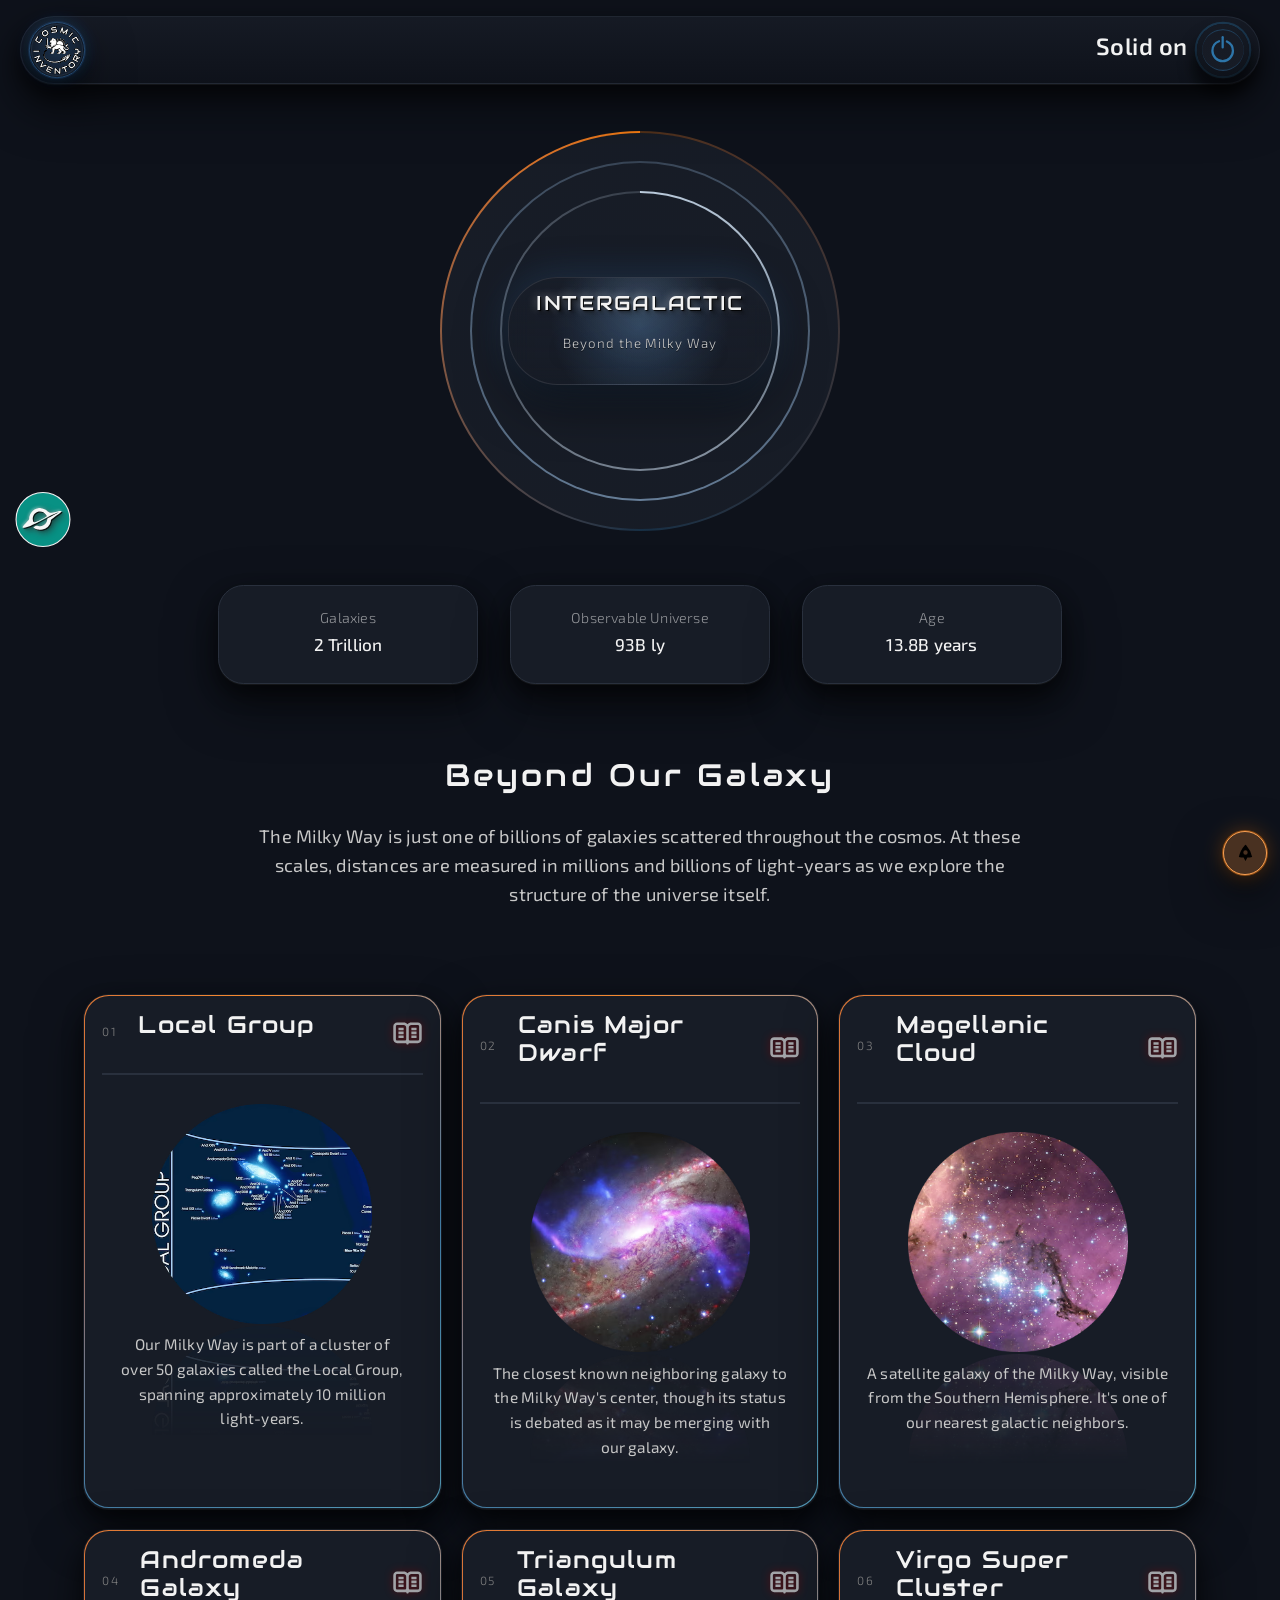
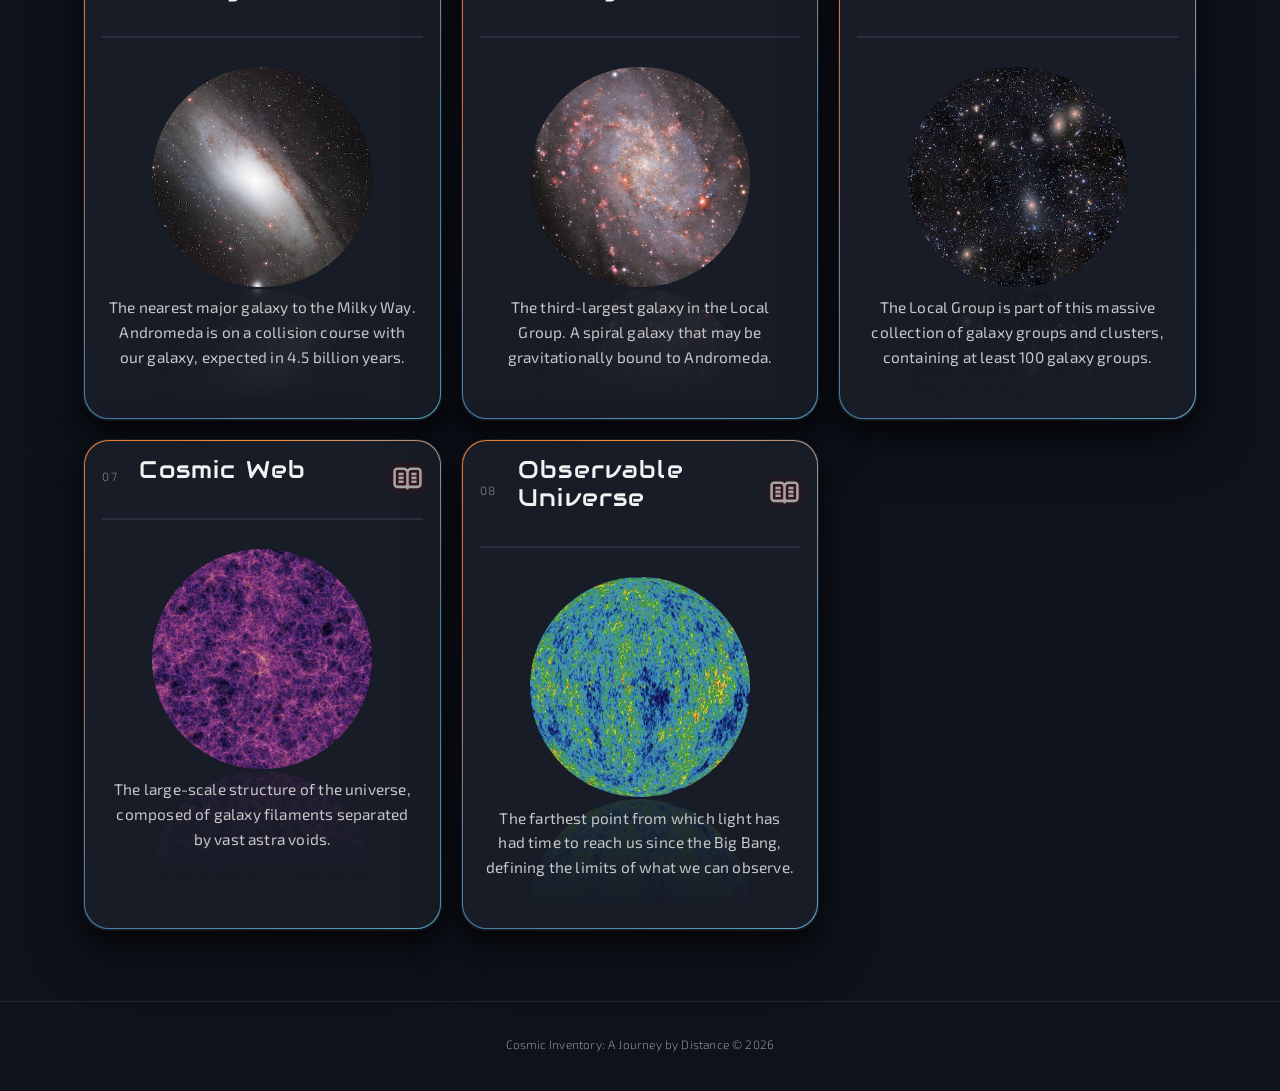
<file: pages/intergalactic.html>
<!DOCTYPE html>
<html lang="en">

<head>
    <meta charset="UTF-8">
    <meta name="viewport" content="width=device-width, initial-scale=1.0">
    <title>Cosmic Inventory: Intergalactic</title>
    <meta name="description" content="Go beyond the Milky Way with interactive intergalactic cards, large-scale universe distances, and key facts about neighboring galaxies and cosmic structure.">
    <link rel="preload" href="../fonts/Exo2-VariableFont_wght.woff2" as="font" type="font/woff2" crossorigin>
    <link rel="preload" href="../fonts/Audiowide-Regular.woff2" as="font" type="font/woff2" crossorigin>
    <link rel="preload" as="image" href="../images/intergalactic/local-group.avif" imagesrcset="../images/intergalactic/local-group-220.avif 220w, ../images/intergalactic/local-group-320.avif 320w, ../images/intergalactic/local-group.avif 500w" imagesizes="(max-width: 480px) 220px, (max-width: 900px) 320px, 500px" fetchpriority="high">
    <link rel="manifest" href="../images/logo/fav-icon/site.webmanifest">
    <link rel="icon" type="image/x-icon" href="../images/logo/fav-icon/favicon.ico">
    <link rel="icon" type="image/png" sizes="32x32" href="../images/logo/fav-icon/favicon-32x32.png">
    <link rel="icon" type="image/png" sizes="16x16" href="../images/logo/fav-icon/favicon-16x16.png">
    <link rel="apple-touch-icon" sizes="180x180" href="../images/logo/fav-icon/apple-touch-icon.png">
    <meta name="theme-color" content="#0a0e1a">
    <link rel="stylesheet" href="../css/reset.css">
    <link rel="stylesheet" href="../css/style.css">
    <script src="../js/script.js" type="module" defer></script>
</head>


<body data-asset-scope="intergalactic" data-mode="solid">
    <!-- Set mode before paint -->
    <script data-mode-bootstrap>
        (() => {
            try {
                const requested = new URLSearchParams(window.location.search).get('mode');
                const stored = localStorage.getItem('viewMode');
                const mode = requested === 'solid' || requested === 'glide'
                    ? requested
                    : (stored === 'solid' || stored === 'glide' ? stored : null);
                if (mode) document.body.dataset.mode = mode;
            } catch (_error) {

            }
        })();
    </script>

    <!-- Glide particles -->
    <div aria-hidden="true" id="particles-layer"></div>
    <!-- Fixed top controls -->
    <div class="top-controls" aria-label="Site controls">
        <a class="site-logo-link" href="../index.html" aria-label="Cosmic Inventory home">
            <img class="site-logo" src="../images/logo/logo-cosmic-inventory.svg" alt="Cosmic Inventory" width="56" height="56">
        </a>
        <div class="mode-toggle">
            <button id="modeToggle" class="mode-btn" type="button" aria-pressed="false" aria-label="Switch between Solid and Glide">
                <svg class="btn-icon" viewBox="0 0 24 24" width="24" height="24" aria-hidden="true">
                    <g stroke="currentColor" stroke-width="2" stroke-linecap="round">
                        <polyline points="12,1 12,10"/>
                        <circle fill="none" cx="12" cy="13" r="9" stroke-dasharray="49.48 7.07" stroke-dashoffset="10.6"/>
                    </g>
                </svg>
                <span class="btn-sr">Solid on</span>
            </button>
            <span class="mode-toggle-state" data-mode-toggle-status>Solid on</span>
        </div>
    </div>
    <!-- Main nav -->
    <div class="nav-bar">
        <ul>
            <li class="list">
                <a href="../index.html" aria-label="Go to Homepage">
                    <span class="icon">
                        <img src="../images/logo/nav-icon/home.svg" alt="" width="55" height="55">
                    </span>
                    <span class="text">Home</span>
                    <span class="circle"></span>
                </a>
            </li>
            <li class="list">
                <a href="solar-system.html" aria-label="View Solar System page">
                    <span class="icon">
                        <img src="../images/logo/nav-icon/solar-system.svg" alt="" width="55" height="55">
                    </span>
                    <span class="text">Solar System</span>
                    <span class="circle"></span>
                </a>
            </li>
            <li class="list">
                <a href="milky-way.html" aria-label="View Milky Way page">
                    <span class="icon">
                        <img src="../images/logo/nav-icon/milky-way.svg" alt="" width="55" height="55">
                    </span>
                    <span class="text">Milky Way</span>
                    <span class="circle"></span>
                </a>
            </li>
            <li class="list active">
                <a href="intergalactic.html" aria-label="View Intergalactic page">
                    <span class="icon">
                        <img src="../images/logo/nav-icon/universe.svg" alt="" width="55" height="55">
                    </span>
                    <span class="text">Intergalactic</span>
                    <span class="circle"></span>
                </a>
            </li>
            <li class="list list-settings" data-particles-direct>
                <a href="#" aria-label="Open settings menu">
                    <span class="icon">
                        <img src="../images/logo/nav-icon/gear.svg" alt="" width="55" height="55">
                    </span>
                    <span class="text">Settings</span>
                    <span class="circle"></span>
                </a>
            </li>
            <li class="list list-top">
                <a href="#" data-back-to-top aria-label="Back to top">
                    <span class="icon">
                        <img src="../images/logo/top.svg" alt="" width="55" height="55">
                    </span>
                    <span class="text">Top</span>
                    <span class="circle"></span>
                </a>
            </li>
            <div class="indicator"></div>
        </ul>
    </div>
    <!-- Page hero -->
<header class="hero">
        <div class="hero-circle">
            <div class="circle-ring ring-1"></div>
            <div class="circle-ring ring-2"></div>
            <div class="circle-ring ring-3"></div>

            <div class="hero-content">
                <h1>INTERGALACTIC</h1>
                <p class="subtitle">Beyond the Milky Way</p>
            </div>
        </div>

        <div class="hero-stats">
            <div class="stat-item">
                <span class="stat-label">Galaxies</span>
                <span class="stat-value">2 Trillion</span>
            </div>

            <div class="stat-item">
                <span class="stat-label">Observable Universe</span>
                <span class="stat-value">93B ly</span>
            </div>

            <div class="stat-item">
                <span class="stat-label">Age</span>
                <span class="stat-value">13.8B years</span>
            </div>
        </div>
    </header>

    <!-- Solid and Glide views -->
    <main class="container">
        <!-- Solid view -->
        <section class="mode mode-solid" data-mode="solid">
            <h2 class="sr-only">Solid mode</h2>
            <section class="intro-section">
                <h2>Beyond Our Galaxy</h2>
                <p class="intro-text">The Milky Way is just one of billions of galaxies scattered throughout the cosmos. At these scales, distances are measured in millions and billions of light-years as we explore the structure of the universe itself.</p>
            </section>

            <!-- Card grid -->
            <section aria-label="astra cards" class="astra-grid">
                <article class="card" data-set-theme="localGroup" data-card="" data-preview-src="../images/intergalactic/local-group.avif">
                    <div class="card-head">
                        <span class="card-number">01</span>
                        <h3>Local Group</h3>
                        <button aria-controls="info-localGroup" aria-expanded="false" aria-haspopup="dialog" aria-label="Open Local Group details" class="info-trigger" type="button">
                            <img aria-hidden="true" alt="" class="popup-icon" width="24" height="24" src="../images/logo/popup.svg">
                        </button>
                    </div>
                    <img alt="Local Group of galaxies" class="card-media" width="220" height="220" loading="eager" fetchpriority="high" decoding="async" src="../images/intergalactic/local-group-220.avif" srcset="../images/intergalactic/local-group-220.avif 220w, ../images/intergalactic/local-group-320.avif 320w, ../images/intergalactic/local-group.avif 500w" sizes="(max-width: 450px) 56vw, (max-width: 900px) 34vw, 24vw">

                    <div class="card-info">
                        <p class="description">Our Milky Way is part of a cluster of over 50 galaxies called the Local Group, spanning approximately 10 million light-years.</p>
                    </div>
                    <div aria-label="Local Group information" class="popup" hidden="" id="info-localGroup" role="dialog" aria-modal="true" aria-labelledby="popup-title-info-localGroup">
                        <div class="popup-set" role="document">
                            <div class="popup-head">
                                <h4 class="popup-title" id="popup-title-info-localGroup">Local Group</h4>
                                <button aria-label="Close" class="popup-close" type="button"><span aria-hidden="true">&times;</span></button>
                            </div>
                            <div class="data-grid">
                                <div class="data-item">
                                    <span class="data-label">Diameter</span>
                                    <span class="data-value">10M ly</span>
                                </div>
                                <div class="data-item">
                                    <span class="data-label">Galaxies</span>
                                    <span class="data-value">50+</span>
                                </div>
                                <div class="data-item">
                                    <span class="data-label">Major Members</span>
                                    <span class="data-value">3</span>
                                </div>
                            </div>
                        </div>
                    </div>
                </article>

                <article class="card" data-set-theme="canisMajorDwarf" data-card="" data-preview-src="../images/intergalactic/canis-major-dwarf.avif">
                    <div class="card-head">
                        <span class="card-number">02</span>
                        <h3>Canis Major Dwarf</h3>
                        <button aria-controls="info-canisMajorDwarf" aria-expanded="false" aria-haspopup="dialog" aria-label="Open Canis Major Dwarf details" class="info-trigger" type="button">
                            <img aria-hidden="true" alt="" class="popup-icon" width="24" height="24" src="../images/logo/popup.svg">
                        </button>
                    </div>
                    <img alt="Canis Major Dwarf galaxy" class="card-media" width="220" height="220" loading="lazy" decoding="async" src="../images/intergalactic/canis-major-dwarf-220.avif" srcset="../images/intergalactic/canis-major-dwarf-220.avif 220w, ../images/intergalactic/canis-major-dwarf-320.avif 320w, ../images/intergalactic/canis-major-dwarf.avif 500w" sizes="(max-width: 450px) 56vw, (max-width: 900px) 34vw, 24vw">
                    <div class="card-info">
                        <p class="description">The closest known neighboring galaxy to the Milky Way&#x27;s center, though its status is debated as it may be merging with our galaxy.</p>
                    </div>
                    <div aria-label="Canis Major Dwarf information" class="popup" hidden="" id="info-canisMajorDwarf" role="dialog" aria-modal="true" aria-labelledby="popup-title-info-canisMajorDwarf">
                        <div class="popup-set" role="document">
                            <div class="popup-head">
                                <h4 class="popup-title" id="popup-title-info-canisMajorDwarf">Canis Major Dwarf</h4>
                                <button aria-label="Close" class="popup-close" type="button"><span aria-hidden="true">&times;</span></button>
                            </div>
                            <div class="data-grid">
                                <div class="data-item">
                                    <span class="data-label">Distance</span>
                                    <span class="data-value">25,000 ly</span>
                                </div>
                                <div class="data-item">
                                    <span class="data-label">Type</span>
                                    <span class="data-value">Dwarf Galaxy</span>
                                </div>
                                <div class="data-item">
                                    <span class="data-label">Status</span>
                                    <span class="data-value">Merging</span>
                                </div>
                            </div>
                        </div>
                    </div>
                </article>

                <article class="card" data-set-theme="magellanicCloud" data-card="" data-preview-src="../images/intergalactic/magellanic-cloud.avif">
                    <div class="card-head">
                        <span class="card-number">03</span>
                        <h3>Magellanic Cloud</h3>
                        <button aria-controls="info-magellanicCloud" aria-expanded="false" aria-haspopup="dialog" aria-label="Open Magellanic Cloud details" class="info-trigger" type="button">
                            <img aria-hidden="true" alt="" class="popup-icon" width="24" height="24" src="../images/logo/popup.svg">
                        </button>
                    </div>
                    <img alt="Magellanic Cloud" class="card-media" width="220" height="220" loading="lazy" decoding="async" src="../images/intergalactic/magellanic-cloud-220.avif" srcset="../images/intergalactic/magellanic-cloud-220.avif 220w, ../images/intergalactic/magellanic-cloud-320.avif 320w, ../images/intergalactic/magellanic-cloud.avif 500w" sizes="(max-width: 450px) 56vw, (max-width: 900px) 34vw, 24vw">

                    <div class="card-info">
                        <p class="description">A satellite galaxy of the Milky Way, visible from the Southern Hemisphere. It&#x27;s one of our nearest galactic neighbors.</p>
                    </div>
                    <div aria-label="Magellanic Cloud information" class="popup" hidden="" id="info-magellanicCloud" role="dialog" aria-modal="true" aria-labelledby="popup-title-info-magellanicCloud">
                        <div class="popup-set" role="document">
                            <div class="popup-head">
                                <h4 class="popup-title" id="popup-title-info-magellanicCloud">Magellanic Cloud</h4>
                                <button aria-label="Close" class="popup-close" type="button"><span aria-hidden="true">&times;</span></button>
                            </div>
                            <div class="data-grid">
                                <div class="data-item">
                                    <span class="data-label">Distance</span>
                                    <span class="data-value">163,000 ly</span>
                                </div>
                                <div class="data-item">
                                    <span class="data-label">Type</span>
                                    <span class="data-value">Irregular</span>
                                </div>
                                <div class="data-item">
                                    <span class="data-label">Stars</span>
                                    <span class="data-value">30B</span>
                                </div>
                            </div>
                        </div>
                    </div>
                </article>

                <article class="card" data-set-theme="andromedaGalaxy" data-card="" data-preview-src="../images/intergalactic/andromeda-galaxy.avif">
                    <div class="card-head">
                        <span class="card-number">04</span>
                        <h3>Andromeda Galaxy</h3>
                        <button aria-controls="info-andromedaGalaxy" aria-expanded="false" aria-haspopup="dialog" aria-label="Open Andromeda Galaxy details" class="info-trigger" type="button">
                            <img aria-hidden="true" alt="" class="popup-icon" width="24" height="24" src="../images/logo/popup.svg">
                        </button>
                    </div>
                    <img alt="Andromeda Galaxy" class="card-media" width="220" height="220" loading="lazy" decoding="async" src="../images/intergalactic/andromeda-galaxy-220.avif" srcset="../images/intergalactic/andromeda-galaxy-220.avif 220w, ../images/intergalactic/andromeda-galaxy-320.avif 320w, ../images/intergalactic/andromeda-galaxy.avif 500w" sizes="(max-width: 450px) 56vw, (max-width: 900px) 34vw, 24vw">

                    <div class="card-info">
                        <p class="description">The nearest major galaxy to the Milky Way. Andromeda is on a collision course with our galaxy, expected in 4.5 billion years.</p>
                    </div>
                    <div aria-label="Andromeda Galaxy information" class="popup" hidden="" id="info-andromedaGalaxy" role="dialog" aria-modal="true" aria-labelledby="popup-title-info-andromedaGalaxy">
                        <div class="popup-set" role="document">
                            <div class="popup-head">
                                <h4 class="popup-title" id="popup-title-info-andromedaGalaxy">Andromeda Galaxy</h4>
                                <button aria-label="Close" class="popup-close" type="button"><span aria-hidden="true">&times;</span></button>
                            </div>
                            <div class="data-grid">
                                <div class="data-item">
                                    <span class="data-label">Distance</span>
                                    <span class="data-value">2.5M ly</span>
                                </div>
                                <div class="data-item">
                                    <span class="data-label">Type</span>
                                    <span class="data-value">Spiral</span>
                                </div>
                                <div class="data-item">
                                    <span class="data-label">Stars</span>
                                    <span class="data-value">1 Trillion</span>
                                </div>
                            </div>
                        </div>
                    </div>
                </article>

                <article class="card" data-set-theme="triangulumGalaxy" data-card="" data-preview-src="../images/intergalactic/triangulum-galaxy.avif">
                    <div class="card-head">
                        <span class="card-number">05</span>
                        <h3>Triangulum Galaxy</h3>
                        <button aria-controls="info-triangulumGalaxy" aria-expanded="false" aria-haspopup="dialog" aria-label="Open Triangulum Galaxy details" class="info-trigger" type="button">
                            <img aria-hidden="true" alt="" class="popup-icon" width="24" height="24" src="../images/logo/popup.svg">
                        </button>
                    </div>
                    <img alt="Triangulum Galaxy" class="card-media" width="220" height="220" loading="lazy" decoding="async" src="../images/intergalactic/triangulum-galaxy-220.avif" srcset="../images/intergalactic/triangulum-galaxy-220.avif 220w, ../images/intergalactic/triangulum-galaxy-320.avif 320w, ../images/intergalactic/triangulum-galaxy.avif 500w" sizes="(max-width: 450px) 56vw, (max-width: 900px) 34vw, 24vw">

                    <div class="card-info">
                        <p class="description">The third-largest galaxy in the Local Group. A spiral galaxy that may be gravitationally bound to Andromeda.</p>
                    </div>
                    <div aria-label="Triangulum Galaxy information" class="popup" hidden="" id="info-triangulumGalaxy" role="dialog" aria-modal="true" aria-labelledby="popup-title-info-triangulumGalaxy">
                        <div class="popup-set" role="document">
                            <div class="popup-head">
                                <h4 class="popup-title" id="popup-title-info-triangulumGalaxy">Triangulum Galaxy</h4>
                                <button aria-label="Close" class="popup-close" type="button"><span aria-hidden="true">&times;</span></button>
                            </div>
                            <div class="data-grid">
                                <div class="data-item">
                                    <span class="data-label">Distance</span>
                                    <span class="data-value">3M ly</span>
                                </div>
                                <div class="data-item">
                                    <span class="data-label">Type</span>
                                    <span class="data-value">Spiral</span>
                                </div>
                                <div class="data-item">
                                    <span class="data-label">Stars</span>
                                    <span class="data-value">40B</span>
                                </div>
                            </div>
                        </div>
                    </div>
                </article>

                <article class="card" data-set-theme="virgoSuperCluster" data-card="" data-preview-src="../images/intergalactic/virgo-super-cluster.avif">
                    <div class="card-head">
                        <span class="card-number">06</span>
                        <h3>Virgo Super Cluster</h3>
                        <button aria-controls="info-virgoSuperCluster" aria-expanded="false" aria-haspopup="dialog" aria-label="Open Virgo Supercluster details" class="info-trigger" type="button">
                            <img aria-hidden="true" alt="" class="popup-icon" width="24" height="24" src="../images/logo/popup.svg">
                        </button>
                    </div>
                    <img alt="Virgo Supercluster" class="card-media" width="220" height="220" loading="lazy" decoding="async" src="../images/intergalactic/virgo-super-cluster-220.avif" srcset="../images/intergalactic/virgo-super-cluster-220.avif 220w, ../images/intergalactic/virgo-super-cluster-320.avif 320w, ../images/intergalactic/virgo-super-cluster.avif 500w" sizes="(max-width: 450px) 56vw, (max-width: 900px) 34vw, 24vw">

                    <div class="card-info">
                        <p class="description">The Local Group is part of this massive collection of galaxy groups and clusters, containing at least 100 galaxy groups.</p>
                    </div>
                    <div aria-label="Virgo Super Cluster information" class="popup" hidden="" id="info-virgoSuperCluster" role="dialog" aria-modal="true" aria-labelledby="popup-title-info-virgoSuperCluster">
                        <div class="popup-set" role="document">
                            <div class="popup-head">
                                <h4 class="popup-title" id="popup-title-info-virgoSuperCluster">Virgo Super Cluster</h4>
                                <button aria-label="Close" class="popup-close" type="button"><span aria-hidden="true">&times;</span></button>
                            </div>
                            <div class="data-grid">
                                <div class="data-item">
                                    <span class="data-label">Diameter</span>
                                    <span class="data-value">110M ly</span>
                                </div>
                                <div class="data-item">
                                    <span class="data-label">Galaxy Groups</span>
                                    <span class="data-value">100+</span>
                                </div>
                                <div class="data-item">
                                    <span class="data-label">Galaxies</span>
                                    <span class="data-value">47,000+</span>
                                </div>
                            </div>
                        </div>
                    </div>
                </article>
                <article class="card" data-set-theme="cosmicWeb" data-card="" data-preview-src="../images/intergalactic/cosmic-web.avif">
                    <div class="card-head">
                        <span class="card-number">07</span>
                        <h3>Cosmic Web</h3>
                        <button aria-controls="info-cosmicWeb" aria-expanded="false" aria-haspopup="dialog" aria-label="Open Cosmic Web details" class="info-trigger" type="button">
                            <img aria-hidden="true" alt="" class="popup-icon" width="24" height="24" src="../images/logo/popup.svg">
                        </button>
                    </div>
                    <img alt="Cosmic Web" class="card-media" width="220" height="220" loading="lazy" decoding="async" src="../images/intergalactic/cosmic-web-220.avif" srcset="../images/intergalactic/cosmic-web-220.avif 220w, ../images/intergalactic/cosmic-web-320.avif 320w, ../images/intergalactic/cosmic-web.avif 500w" sizes="(max-width: 450px) 56vw, (max-width: 900px) 34vw, 24vw">

                    <div class="card-info">
                        <p class="description">The large-scale structure of the universe, composed of galaxy filaments separated by vast astra voids.</p>
                    </div>
                    <div aria-label="Cosmic Web information" class="popup" hidden="" id="info-cosmicWeb" role="dialog" aria-modal="true" aria-labelledby="popup-title-info-cosmicWeb">
                        <div class="popup-set" role="document">
                            <div class="popup-head">
                                <h4 class="popup-title" id="popup-title-info-cosmicWeb">Cosmic Web</h4>
                                <button aria-label="Close" class="popup-close" type="button"><span aria-hidden="true">&times;</span></button>
                            </div>
                            <div class="data-grid">
                                <div class="data-item">
                                    <span class="data-label">Scale</span>
                                    <span class="data-value">Billions ly</span>
                                </div>
                                <div class="data-item">
                                    <span class="data-label">Structure</span>
                                    <span class="data-value">Filaments</span>
                                </div>
                                <div class="data-item">
                                    <span class="data-label">Composition</span>
                                    <span class="data-value">Dark Matter</span>
                                </div>
                            </div>
                        </div>
                    </div>
                </article>
                <article class="card" data-set-theme="observableUniverse" data-card="" data-preview-src="../images/intergalactic/observable-universe.avif">
                    <div class="card-head">
                        <span class="card-number">08</span>
                        <h3>Observable Universe</h3>
                        <button aria-controls="info-observableUniverse" aria-expanded="false" aria-haspopup="dialog" aria-label="Open Observable Universe details" class="info-trigger" type="button">
                            <img aria-hidden="true" alt="" class="popup-icon" width="24" height="24" src="../images/logo/popup.svg">
                        </button>
                    </div>
                    <img alt="Observable Universe" class="card-media" width="220" height="220" loading="lazy" decoding="async" src="../images/intergalactic/observable-universe-220.avif" srcset="../images/intergalactic/observable-universe-220.avif 220w, ../images/intergalactic/observable-universe-320.avif 320w, ../images/intergalactic/observable-universe.avif 500w" sizes="(max-width: 450px) 56vw, (max-width: 900px) 34vw, 24vw">

                    <div class="card-info">
                        <p class="description">The farthest point from which light has had time to reach us since the Big Bang, defining the limits of what we can observe.</p>
                    </div>
                    <div aria-label="Observable Universe information" class="popup" hidden="" id="info-observableUniverse" role="dialog" aria-modal="true" aria-labelledby="popup-title-info-observableUniverse">
                        <div class="popup-set" role="document">
                            <div class="popup-head">
                                <h4 class="popup-title" id="popup-title-info-observableUniverse">Observable Universe</h4>
                                <button aria-label="Close" class="popup-close" type="button"><span aria-hidden="true">&times;</span></button>
                            </div>
                            <div class="data-grid">
                                <div class="data-item">
                                    <span class="data-label">Distance</span>
                                    <span class="data-value">46B ly</span>
                                </div>
                                <div class="data-item">
                                    <span class="data-label">Age of Light</span>
                                    <span class="data-value">13.8B years</span>
                                </div>
                                <div class="data-item">
                                    <span class="data-label">Galaxies</span>
                                    <span class="data-value">2 Trillion</span>
                                </div>
                            </div>
                        </div>
                    </div>
                </article>
            </section>
        </section>

            <!-- Glide view -->
            <section class="mode mode-glide" data-mode="glide">
            <h2 class="sr-only">Glide mode</h2>
            <!-- Glide items -->
            <section aria-label="astra set" class="set" data-feature="set">
                <div class="set-viewport">
                    <div aria-hidden="true" class="set-clip"></div>
                    <div class="set-track">
                        <article class="set-object" data-set-theme="localGroup">
                            <h3 class="sr-only">Local Group</h3>
                            <div class="set-inner">
                                <details class="set-review">
                                    <summary aria-label="Toggle more about Local Group" class="set-desc">
                                        <span class="set-head">
                                            <span class="set-title">Local Group</span>
                                            <span aria-hidden="true" class="setIcon"></span>
                                        </span>
                                        <span class="set-text">A gravitational family of more than fifty galaxies, including the Milky Way, Andromeda, and Triangulum.</span>
                                    </summary>
                                    <div class="set-info">The Local Group spans roughly 10 million light-years and contains more than 50 galaxies, including the Milky Way, Andromeda, and Triangulum.</div>
                                </details>
                            </div>
                        </article>
                        <article class="set-object" data-set-theme="canisMajorDwarf">
                            <h3 class="sr-only">Canis Major Dwarf</h3>
                            <div class="set-inner">
                                <details class="set-review">
                                    <summary aria-label="Toggle more about Canis Major Dwarf" class="set-desc">
                                        <span class="set-head">
                                            <span class="set-title">Canis Major Dwarf</span>
                                            <span aria-hidden="true" class="setIcon"></span>
                                        </span>
                                        <span class="set-text">A faint dwarf companion near the Milky Way, likely being stretched and absorbed by tidal forces.</span>
                                    </summary>
                                    <div class="set-info">Canis Major Dwarf is one of the nearest dwarf companions and is likely being disrupted as it merges into the Milky Way halo.</div>
                                </details>
                            </div>
                        </article>
                        <article class="set-object" data-set-theme="magellanicCloud">
                            <h3 class="sr-only">Magellanic Clouds</h3>
                            <div class="set-inner">
                                <details class="set-review">
                                    <summary aria-label="Toggle more about Magellanic Clouds" class="set-desc">
                                        <span class="set-head">
                                            <span class="set-title">Magellanic Clouds</span>
                                            <span aria-hidden="true" class="setIcon"></span>
                                        </span>
                                        <span class="set-text">Two irregular satellite galaxies rich in gas, actively forming stars while interacting with the Milky Way.</span>
                                    </summary>
                                    <div class="set-info">The Magellanic Clouds are nearby satellite galaxies rich in gas and star-forming regions, interacting gravitationally with the Milky Way.</div>
                                </details>
                            </div>
                        </article>
                        <article class="set-object" data-set-theme="andromedaGalaxy">
                            <h3 class="sr-only">Andromeda Galaxy</h3>
                            <div class="set-inner">
                                <details class="set-review">
                                    <summary aria-label="Toggle more about Andromeda Galaxy" class="set-desc">
                                        <span class="set-head">
                                            <span class="set-title">Andromeda Galaxy</span>
                                            <span aria-hidden="true" class="setIcon"></span>
                                        </span>
                                        <span class="set-text">The nearest major spiral galaxy, moving toward us and expected to merge with the Milky Way.</span>
                                    </summary>
                                    <div class="set-info">Andromeda sits about 2.5 million light-years away and is expected to merge with the Milky Way in about 4 to 5 billion years.</div>
                                </details>
                            </div>
                        </article>
                        <article class="set-object" data-set-theme="triangulumGalaxy">
                            <h3 class="sr-only">Triangulum Galaxy</h3>
                            <div class="set-inner">
                                <details class="set-review">
                                    <summary aria-label="Toggle more about Triangulum Galaxy" class="set-desc">
                                        <span class="set-head">
                                            <span class="set-title">Triangulum Galaxy</span>
                                            <span aria-hidden="true" class="setIcon"></span>
                                        </span>
                                        <span class="set-text">A smaller spiral in the Local Group, likely linked dynamically to Andromeda and nearby companions.</span>
                                    </summary>
                                    <div class="set-info">Triangulum is the third-largest galaxy in the Local Group and may be gravitationally linked to Andromeda as part of the same regional system.</div>
                                </details>
                            </div>
                        </article>
                        <article class="set-object" data-set-theme="virgoSuperCluster">
                            <h3 class="sr-only">Virgo Supercluster</h3>
                            <div class="set-inner">
                                <details class="set-review">
                                    <summary aria-label="Toggle more about Virgo Supercluster" class="set-desc">
                                        <span class="set-head">
                                            <span class="set-title">Virgo Supercluster</span>
                                            <span aria-hidden="true" class="setIcon"></span>
                                        </span>
                                        <span class="set-text">A vast concentration of galaxy groups and clusters that includes our Local Group within its structure.</span>
                                    </summary>
                                    <div class="set-info">The Virgo Supercluster contains tens of thousands of galaxies and includes the Local Group inside a much larger network of galaxy groups.</div>
                                </details>
                            </div>
                        </article>
                        <article class="set-object" data-set-theme="cosmicWeb">
                            <h3 class="sr-only">Cosmic Web</h3>
                            <div class="set-inner">
                                <details class="set-review">
                                    <summary aria-label="Toggle more about Cosmic Web" class="set-desc">
                                        <span class="set-head">
                                            <span class="set-title">Cosmic Web</span>
                                            <span aria-hidden="true" class="setIcon"></span>
                                        </span>
                                        <span class="set-text">The universe-wide network of filaments and voids where galaxies trace the underlying dark matter scaffold.</span>
                                    </summary>
                                    <div class="set-info">The Cosmic Web is the universe-scale pattern of filaments, clusters, and voids shaped largely by dark matter and gravity over cosmic time.</div>
                                </details>
                            </div>
                        </article>
                        <article class="set-object" data-set-theme="observableUniverse">
                            <h3 class="sr-only">Observable Universe</h3>
                            <div class="set-inner">
                                <details class="set-review">
                                    <summary aria-label="Toggle more about Observable Universe" class="set-desc">
                                        <span class="set-head">
                                            <span class="set-title">Observable Universe</span>
                                            <span aria-hidden="true" class="setIcon"></span>
                                        </span>
                                        <span class="set-text">The furthest region whose light can reach us, defining the current boundary of cosmic observation.</span>
                                    </summary>
                                    <div class="set-info">The Observable Universe marks the farthest distance light has reached us since the Big Bang, defining the current boundary of observation.</div>
                                </details>
                            </div>
                        </article>
                    </div>
                </div>
            </section>
            <!-- Shared Glide preview -->
            <div aria-hidden="true" class="glide-media" id="glideMedia"></div>
        </section>
    </main>
    <footer class="footer">
        <p>Cosmic Inventory: A Journey by Distance &copy; 2026</p>
    </footer>
    <button class="back-to-top" type="button" data-back-to-top aria-label="Back to top">
        <img src="../images/logo/top.svg" alt="" width="28" height="28">
    </button>
</body>

</html>
</file>
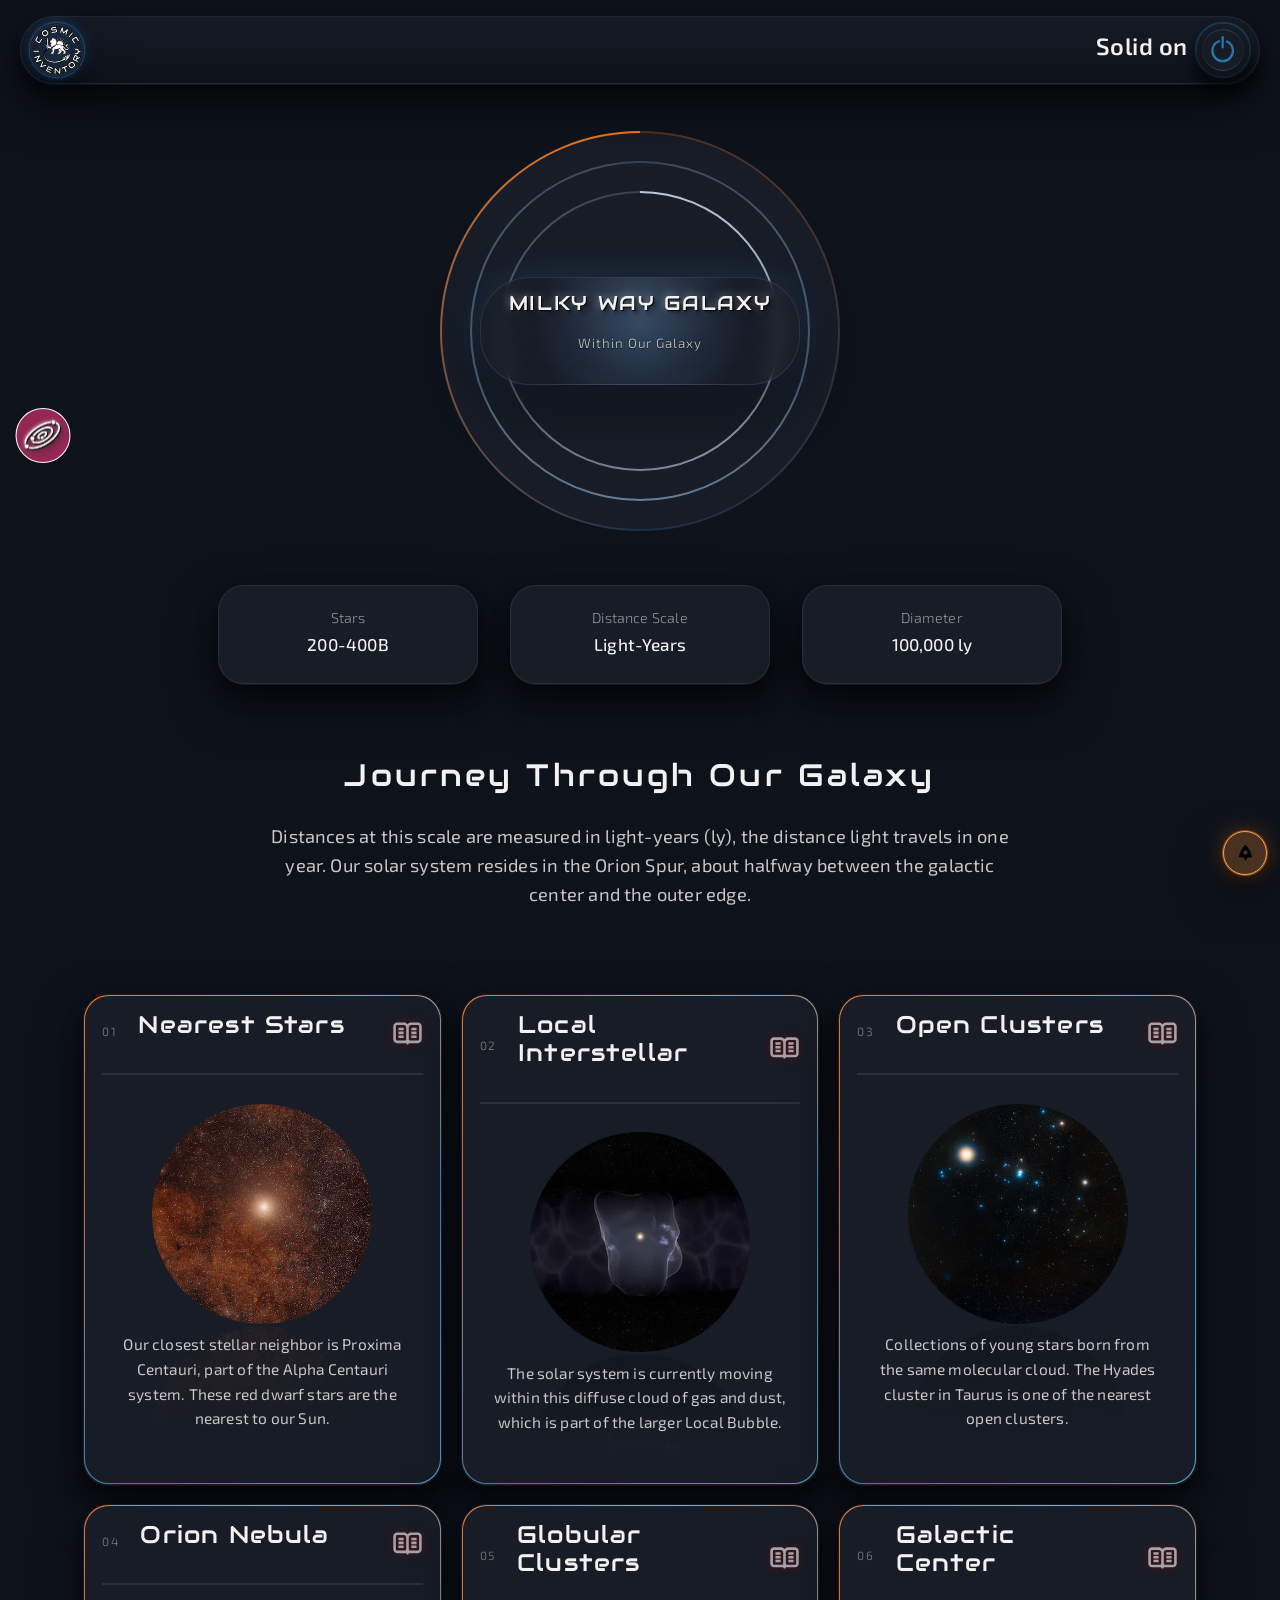
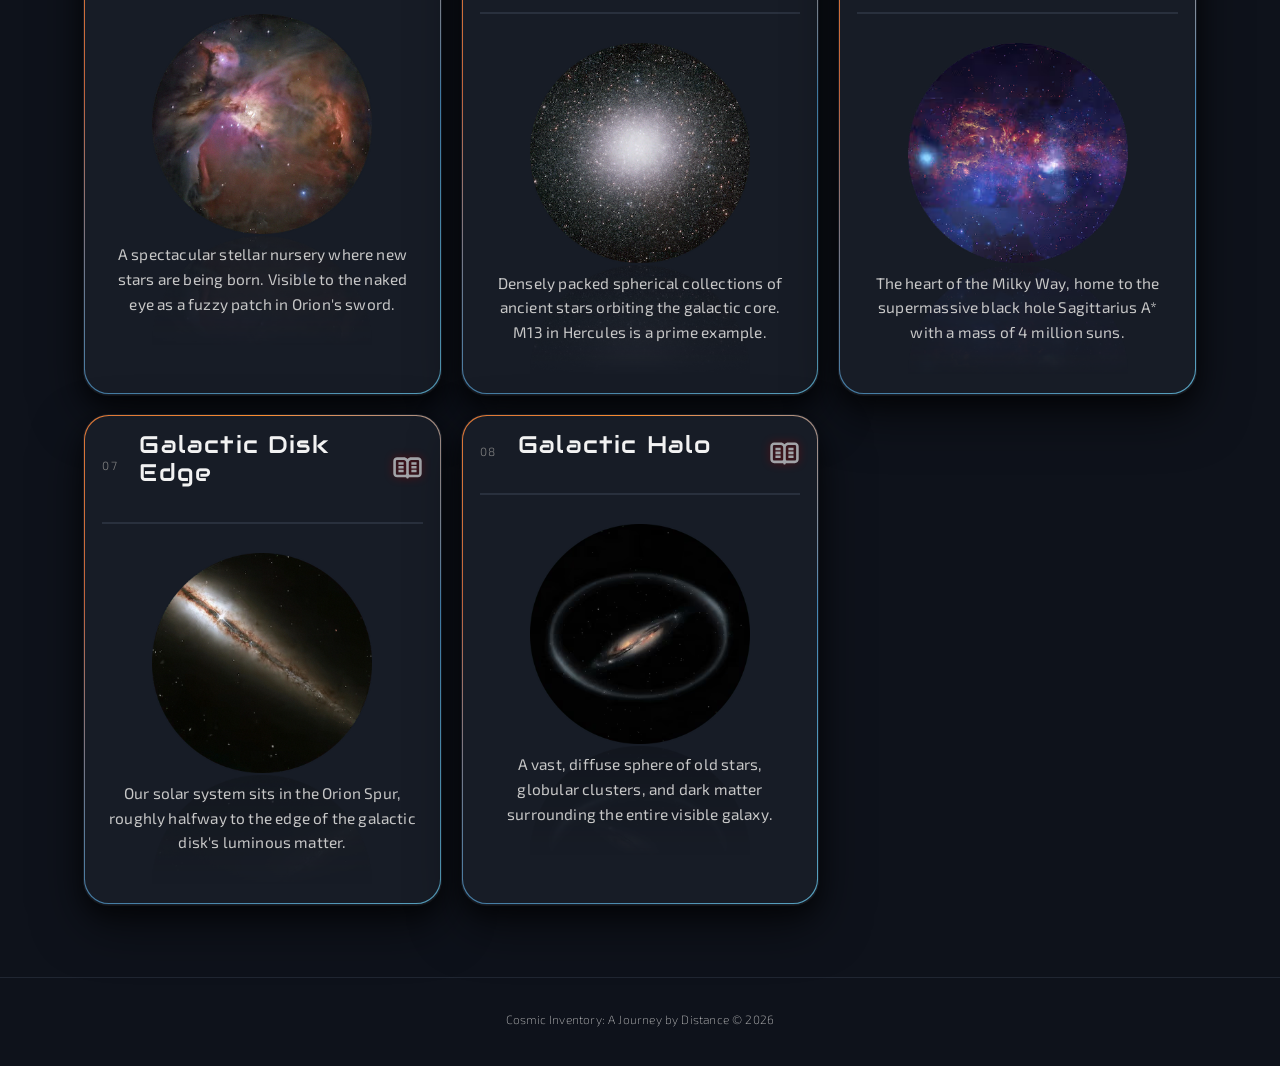
<file: pages/milky-way.html>
<!DOCTYPE html>
<html lang="en">

<head>
    <meta charset="UTF-8">
    <meta name="viewport" content="width=device-width, initial-scale=1.0">
    <title>Cosmic Inventory: Milky Way</title>
    <meta name="description" content="Travel through the Milky Way with interactive cards, light-year scale distances, and key facts about nearby stars, nebulae, and the galactic core.">
    <link rel="preload" href="../fonts/Exo2-VariableFont_wght.woff2" as="font" type="font/woff2" crossorigin>
    <link rel="preload" href="../fonts/Audiowide-Regular.woff2" as="font" type="font/woff2" crossorigin>
    <link rel="preload" as="image" href="../images/milky-way/proxima-centauri.avif" imagesrcset="../images/milky-way/proxima-centauri-220.avif 220w, ../images/milky-way/proxima-centauri-320.avif 320w, ../images/milky-way/proxima-centauri.avif 500w" imagesizes="(max-width: 480px) 220px, (max-width: 900px) 320px, 500px" fetchpriority="high">
    <link rel="manifest" href="../images/logo/fav-icon/site.webmanifest">
    <link rel="icon" type="image/x-icon" href="../images/logo/fav-icon/favicon.ico">
    <link rel="icon" type="image/png" sizes="32x32" href="../images/logo/fav-icon/favicon-32x32.png">
    <link rel="icon" type="image/png" sizes="16x16" href="../images/logo/fav-icon/favicon-16x16.png">
    <link rel="apple-touch-icon" sizes="180x180" href="../images/logo/fav-icon/apple-touch-icon.png">
    <meta name="theme-color" content="#0a0e1a">
    <link rel="stylesheet" href="../css/reset.css">
    <link rel="stylesheet" href="../css/style.css">
    <script src="../js/script.js" type="module" defer></script>
</head>


<body data-asset-scope="milky-way" data-mode="solid">
    <!-- Set mode before paint -->
    <script data-mode-bootstrap>
        (() => {
            try {
                const requested = new URLSearchParams(window.location.search).get('mode');
                const stored = localStorage.getItem('viewMode');
                const mode = requested === 'solid' || requested === 'glide'
                    ? requested
                    : (stored === 'solid' || stored === 'glide' ? stored : null);
                if (mode) document.body.dataset.mode = mode;
            } catch (_error) {

            }
        })();
    </script>

    <!-- Glide particles -->
    <div aria-hidden="true" id="particles-layer"></div>
    <!-- Fixed top controls -->
    <div class="top-controls" aria-label="Site controls">
        <a class="site-logo-link" href="../index.html" aria-label="Cosmic Inventory home">
            <img class="site-logo" src="../images/logo/logo-cosmic-inventory.svg" alt="Cosmic Inventory" width="56" height="56">
        </a>
        <div class="mode-toggle">
            <button id="modeToggle" class="mode-btn" type="button" aria-pressed="false" aria-label="Switch between Solid and Glide">
                <svg class="btn-icon" viewBox="0 0 24 24" width="24" height="24" aria-hidden="true">
                    <g stroke="currentColor" stroke-width="2" stroke-linecap="round">
                        <polyline points="12,1 12,10"/>
                        <circle fill="none" cx="12" cy="13" r="9" stroke-dasharray="49.48 7.07" stroke-dashoffset="10.6"/>
                    </g>
                </svg>
                <span class="btn-sr">Solid on</span>
            </button>
            <span class="mode-toggle-state" data-mode-toggle-status>Solid on</span>
        </div>
    </div>
    <!-- Main nav -->
    <div class="nav-bar">
        <ul>
            <li class="list">
                <a href="../index.html" aria-label="Go to Homepage">
                    <span class="icon">
                        <img src="../images/logo/nav-icon/home.svg" alt="" width="55" height="55">
                    </span>
                    <span class="text">Home</span>
                    <span class="circle"></span>
                </a>
            </li>
            <li class="list">
                <a href="solar-system.html" aria-label="View Solar System page">
                    <span class="icon">
                        <img src="../images/logo/nav-icon/solar-system.svg" alt="" width="55" height="55">
                    </span>
                    <span class="text">Solar System</span>
                    <span class="circle"></span>
                </a>
            </li>
            <li class="list active">
                <a href="milky-way.html" aria-label="View Milky Way page">
                    <span class="icon">
                        <img src="../images/logo/nav-icon/milky-way.svg" alt="" width="55" height="55">
                    </span>
                    <span class="text">Milky Way</span>
                    <span class="circle"></span>
                </a>
            </li>
            <li class="list">
                <a href="intergalactic.html" aria-label="View Intergalactic page">
                    <span class="icon">
                        <img src="../images/logo/nav-icon/universe.svg" alt="" width="55" height="55">
                    </span>
                    <span class="text">Intergalactic</span>
                    <span class="circle"></span>
                </a>
            </li>
            <li class="list list-settings" data-particles-direct>
                <a href="#" aria-label="Open settings menu">
                    <span class="icon">
                        <img src="../images/logo/nav-icon/gear.svg" alt="" width="55" height="55">
                    </span>
                    <span class="text">Settings</span>
                    <span class="circle"></span>
                </a>
            </li>
            <li class="list list-top">
                <a href="#" data-back-to-top aria-label="Back to top">
                    <span class="icon">
                        <img src="../images/logo/top.svg" alt="" width="55" height="55">
                    </span>
                    <span class="text">Top</span>
                    <span class="circle"></span>
                </a>
            </li>
            <div class="indicator"></div>
        </ul>
    </div>
    <!-- Page hero -->
<header class="hero">
        <div class="hero-circle">
            <div class="circle-ring ring-1"></div>
            <div class="circle-ring ring-2"></div>
            <div class="circle-ring ring-3"></div>

            <div class="hero-content">
                <h1>MILKY WAY GALAXY</h1>
                <p class="subtitle">Within Our Galaxy</p>
            </div>
        </div>
        <div class="hero-stats">
            <div class="stat-item">
                <span class="stat-label">Stars</span>
                <span class="stat-value">200-400B</span>
            </div>
            <div class="stat-item">
                <span class="stat-label">Distance Scale</span>
                <span class="stat-value">Light-Years</span>
            </div>
            <div class="stat-item">
                <span class="stat-label">Diameter</span>
                <span class="stat-value">100,000 ly</span>
            </div>
        </div>
    </header>

    <!-- Solid and Glide views -->
    <main class="container">
        <!-- Solid view -->
        <section class="mode mode-solid" data-mode="solid">
            <h2 class="sr-only">Solid mode</h2>
            <section class="intro-section">
                <h2>Journey Through Our Galaxy</h2>
                <p class="intro-text">Distances at this scale are measured in light-years (ly), the distance light travels in one year. Our solar system resides in the Orion Spur, about halfway between the galactic center and the outer edge.</p>
            </section>

            <!-- Card grid -->
            <section aria-label="astra cards" class="astra-grid">
                <article class="card" data-set-theme="nearestStars" data-card="" data-preview-src="../images/milky-way/proxima-centauri.avif">
                    <div class="card-head">
                        <span class="card-number">01</span>
                        <h3>Nearest Stars</h3>
                        <button aria-controls="info-nearestStars" aria-expanded="false" aria-haspopup="dialog" aria-label="Open Nearest Stars details" class="info-trigger" type="button">
                            <img aria-hidden="true" alt="" class="popup-icon" width="24" height="24" src="../images/logo/popup.svg">
                        </button>
                    </div>
                    <img alt="Nearest Stars in the Milky Way" class="card-media" width="220" height="220" loading="eager" fetchpriority="high" decoding="async" src="../images/milky-way/proxima-centauri-220.avif" srcset="../images/milky-way/proxima-centauri-220.avif 220w, ../images/milky-way/proxima-centauri-320.avif 320w, ../images/milky-way/proxima-centauri.avif 500w" sizes="(max-width: 450px) 56vw, (max-width: 900px) 34vw, 24vw">

                    <div class="card-info">
                        <p class="description">Our closest stellar neighbor is Proxima Centauri, part of the Alpha Centauri system. These red dwarf stars are the nearest to our Sun.</p>
                    </div>
                    <div aria-label="Nearest Stars information" class="popup" hidden="" id="info-nearestStars" role="dialog" aria-modal="true" aria-labelledby="popup-title-info-nearestStars">
                        <div class="popup-set" role="document">
                            <div class="popup-head">
                                <h4 class="popup-title" id="popup-title-info-nearestStars">Nearest Stars</h4>
                                <button aria-label="Close" class="popup-close" type="button"><span aria-hidden="true">&times;</span></button>
                            </div>
                            <div class="data-grid">
                                <div class="data-item">
                                    <span class="data-label">Distance</span>
                                    <span class="data-value">4.24 ly</span>
                                </div>
                                <div class="data-item">
                                    <span class="data-label">Type</span>
                                    <span class="data-value">Red Dwarf</span>
                                </div>
                                <div class="data-item">
                                    <span class="data-label">System</span>
                                    <span class="data-value">Triple Star</span>
                                </div>
                            </div>
                        </div>
                    </div>
                </article>
                <article class="card" data-set-theme="localInterstellarCloud" data-card="" data-preview-src="../images/milky-way/local-cloud.avif">
                    <div class="card-head">
                        <span class="card-number">02</span>
                        <h3>Local Interstellar Cloud</h3>
                        <button aria-controls="info-localInterstellarCloud" aria-expanded="false" aria-haspopup="dialog" aria-label="Open Local Interstellar Cloud details" class="info-trigger" type="button">
                            <img aria-hidden="true" alt="" class="popup-icon" width="24" height="24" src="../images/logo/popup.svg">
                        </button>
                    </div>
                    <img alt="Local Interstellar Cloud" class="card-media" width="220" height="220" loading="lazy" decoding="async" src="../images/milky-way/local-cloud-220.avif" srcset="../images/milky-way/local-cloud-220.avif 220w, ../images/milky-way/local-cloud-320.avif 320w, ../images/milky-way/local-cloud.avif 500w" sizes="(max-width: 450px) 56vw, (max-width: 900px) 34vw, 24vw">

                    <div class="card-info">
                        <p class="description">The solar system is currently moving within this diffuse cloud of gas and dust, which is part of the larger Local Bubble.</p>
                    </div>
                    <div aria-label="Local Interstellar Cloud information" class="popup" hidden="" id="info-localInterstellarCloud" role="dialog" aria-modal="true" aria-labelledby="popup-title-info-localInterstellarCloud">
                        <div class="popup-set" role="document">
                            <div class="popup-head">
                                <h4 class="popup-title" id="popup-title-info-localInterstellarCloud">Local Interstellar Cloud</h4>
                                <button aria-label="Close" class="popup-close" type="button"><span aria-hidden="true">&times;</span></button>
                            </div>
                            <div class="data-grid">
                                <div class="data-item">
                                    <span class="data-label">Span</span>
                                    <span class="data-value"><span class="tilde">~</span>300 ly</span>
                                </div>
                                <div class="data-item">
                                    <span class="data-label">Type</span>
                                    <span class="data-value">Gas Cloud</span>
                                </div>
                                <div class="data-item">
                                    <span class="data-label">Temperature</span>
                                    <span class="data-value">6,000 K</span>
                                </div>
                            </div>
                        </div>
                    </div>
                </article>
                <article class="card" data-set-theme="openClusters" data-card="" data-preview-src="../images/milky-way/open-cluster.avif">
                    <div class="card-head">
                        <span class="card-number">03</span>
                        <h3>Open Clusters</h3>
                        <button aria-controls="info-openClusters" aria-expanded="false" aria-haspopup="dialog" aria-label="Open Open Clusters details" class="info-trigger" type="button">
                            <img aria-hidden="true" alt="" class="popup-icon" width="24" height="24" src="../images/logo/popup.svg">
                        </button>
                    </div>
                    <img alt="Open Cluster in the Milky Way" class="card-media" width="220" height="220" loading="lazy" decoding="async" src="../images/milky-way/open-cluster-220.avif" srcset="../images/milky-way/open-cluster-220.avif 220w, ../images/milky-way/open-cluster-320.avif 320w, ../images/milky-way/open-cluster.avif 500w" sizes="(max-width: 450px) 56vw, (max-width: 900px) 34vw, 24vw">

                    <div class="card-info">
                        <p class="description">Collections of young stars born from the same molecular cloud. The Hyades cluster in Taurus is one of the nearest open clusters.</p>
                    </div>
                    <div aria-label="Open Clusters information" class="popup" hidden="" id="info-openClusters" role="dialog" aria-modal="true" aria-labelledby="popup-title-info-openClusters">
                        <div class="popup-set" role="document">
                            <div class="popup-head">
                                <h4 class="popup-title" id="popup-title-info-openClusters">Open Clusters</h4>
                                <button aria-label="Close" class="popup-close" type="button"><span aria-hidden="true">&times;</span></button>
                            </div>
                            <div class="data-grid">
                                <div class="data-item">
                                    <span class="data-label">Distance</span>
                                    <span class="data-value"><span class="tilde">~</span>150 ly</span>
                                </div>
                                <div class="data-item">
                                    <span class="data-label">Stars</span>
                                    <span class="data-value">Hundreds</span>
                                </div>
                                <div class="data-item">
                                    <span class="data-label">Age</span>
                                    <span class="data-value">625M years</span>
                                </div>
                            </div>
                        </div>
                    </div>
                </article>
                <article class="card" data-set-theme="orionNebula" data-card="" data-preview-src="../images/milky-way/orion-nebula.avif">
                    <div class="card-head">
                        <span class="card-number">04</span>
                        <h3>Orion Nebula</h3>
                        <button aria-controls="info-orionNebula" aria-expanded="false" aria-haspopup="dialog" aria-label="Open Orion Nebula details" class="info-trigger" type="button">
                            <img aria-hidden="true" alt="" class="popup-icon" width="24" height="24" src="../images/logo/popup.svg">
                        </button>
                    </div>
                    <img alt="Orion Nebula" class="card-media" width="220" height="220" loading="lazy" decoding="async" src="../images/milky-way/orion-nebula-220.avif" srcset="../images/milky-way/orion-nebula-220.avif 220w, ../images/milky-way/orion-nebula-320.avif 320w, ../images/milky-way/orion-nebula.avif 500w" sizes="(max-width: 450px) 56vw, (max-width: 900px) 34vw, 24vw">

                    <div class="card-info">
                        <p class="description">A spectacular stellar nursery where new stars are being born. Visible to the naked eye as a fuzzy patch in Orion&#x27;s sword.</p>
                    </div>
                    <div aria-label="Orion Nebula information" class="popup" hidden="" id="info-orionNebula" role="dialog" aria-modal="true" aria-labelledby="popup-title-info-orionNebula">
                        <div class="popup-set" role="document">
                            <div class="popup-head">
                                <h4 class="popup-title" id="popup-title-info-orionNebula">Orion Nebula</h4>
                                <button aria-label="Close" class="popup-close" type="button"><span aria-hidden="true">&times;</span></button>
                            </div>
                            <div class="data-grid">
                                <div class="data-item">
                                    <span class="data-label">Distance</span>
                                    <span class="data-value">1,350 ly</span>
                                </div>
                                <div class="data-item">
                                    <span class="data-label">Diameter</span>
                                    <span class="data-value">24 ly</span>
                                </div>
                                <div class="data-item">
                                    <span class="data-label">Type</span>
                                    <span class="data-value">Emission Nebula</span>
                                </div>
                            </div>
                        </div>
                    </div>
                </article>
                <article class="card" data-set-theme="globularClusters" data-card="" data-preview-src="../images/milky-way/globular-clusters.avif">
                    <div class="card-head">
                        <span class="card-number">05</span>
                        <h3>Globular Clusters</h3>
                        <button aria-controls="info-globularClusters" aria-expanded="false" aria-haspopup="dialog" aria-label="Open Globular Clusters details" class="info-trigger" type="button">
                            <img aria-hidden="true" alt="" class="popup-icon" width="24" height="24" src="../images/logo/popup.svg">
                        </button>
                    </div>
                    <img alt="Globular Clusters" class="card-media" width="220" height="220" loading="lazy" decoding="async" src="../images/milky-way/globular-clusters-220.avif" srcset="../images/milky-way/globular-clusters-220.avif 220w, ../images/milky-way/globular-clusters-320.avif 320w, ../images/milky-way/globular-clusters.avif 500w" sizes="(max-width: 450px) 56vw, (max-width: 900px) 34vw, 24vw">

                    <div class="card-info">
                        <p class="description">Densely packed spherical collections of ancient stars orbiting the galactic core. M13 in Hercules is a prime example.</p>
                    </div>
                    <div aria-label="Globular Clusters information" class="popup" hidden="" id="info-globularClusters" role="dialog" aria-modal="true" aria-labelledby="popup-title-info-globularClusters">
                        <div class="popup-set" role="document">
                            <div class="popup-head">
                                <h4 class="popup-title" id="popup-title-info-globularClusters">Globular Clusters</h4>
                                <button aria-label="Close" class="popup-close" type="button"><span aria-hidden="true">&times;</span></button>
                            </div>
                            <div class="data-grid">
                                <div class="data-item">
                                    <span class="data-label">Distance</span>
                                    <span class="data-value"><span class="tilde">~</span>25,000 ly</span>
                                </div>
                                <div class="data-item">
                                    <span class="data-label">Stars</span>
                                    <span class="data-value">Millions</span>
                                </div>
                                <div class="data-item">
                                    <span class="data-label">Age</span>
                                    <span class="data-value">12B years</span>
                                </div>
                            </div>
                        </div>
                    </div>
                </article>
                <article class="card" data-set-theme="galacticCenter" data-card="" data-preview-src="../images/milky-way/center-milky-way-galaxy.avif">
                    <div class="card-head">
                        <span class="card-number">06</span>
                        <h3>Galactic Center</h3>
                        <button aria-controls="info-galacticCenter" aria-expanded="false" aria-haspopup="dialog" aria-label="Open Galactic Center details" class="info-trigger" type="button">
                            <img aria-hidden="true" alt="" class="popup-icon" width="24" height="24" src="../images/logo/popup.svg">
                        </button>
                    </div>
                    <img alt="Galactic Center of the Milky Way" class="card-media" width="220" height="220" loading="lazy" decoding="async" src="../images/milky-way/center-milky-way-galaxy-220.avif" srcset="../images/milky-way/center-milky-way-galaxy-220.avif 220w, ../images/milky-way/center-milky-way-galaxy-320.avif 320w, ../images/milky-way/center-milky-way-galaxy.avif 500w" sizes="(max-width: 450px) 56vw, (max-width: 900px) 34vw, 24vw">

                    <div class="card-info">
                        <p class="description">The heart of the Milky Way, home to the supermassive black hole Sagittarius A* with a mass of 4 million suns.</p>
                    </div>
                    <div aria-label="Galactic Center information" class="popup" hidden="" id="info-galacticCenter" role="dialog" aria-modal="true" aria-labelledby="popup-title-info-galacticCenter">
                        <div class="popup-set" role="document">
                            <div class="popup-head">
                                <h4 class="popup-title" id="popup-title-info-galacticCenter">Galactic Center</h4>
                                <button aria-label="Close" class="popup-close" type="button"><span aria-hidden="true">&times;</span></button>
                            </div>
                            <div class="data-grid">
                                <div class="data-item">
                                    <span class="data-label">Distance</span>
                                    <span class="data-value">26,000 ly</span>
                                </div>
                                <div class="data-item">
                                    <span class="data-label">Black Hole Mass</span>
                                    <span class="data-value">4M Suns</span>
                                </div>
                                <div class="data-item">
                                    <span class="data-label">Region</span>
                                    <span class="data-value">Sgr A*</span>
                                </div>
                            </div>
                        </div>
                    </div>
                </article>
                <article class="card" data-set-theme="galacticDiskEdge" data-card="" data-preview-src="../images/milky-way/galactic-disk-edge.avif">
                    <div class="card-head">
                        <span class="card-number">07</span>
                        <h3>Galactic Disk Edge</h3>
                        <button aria-controls="info-galacticDiskEdge" aria-expanded="false" aria-haspopup="dialog" aria-label="Open Galactic Disk Edge details" class="info-trigger" type="button">
                            <img aria-hidden="true" alt="" class="popup-icon" width="24" height="24" src="../images/logo/popup.svg">
                        </button>
                    </div>
                    <img alt="Galactic Disk Edge" class="card-media" width="220" height="220" loading="lazy" decoding="async" src="../images/milky-way/galactic-disk-edge-220.avif" srcset="../images/milky-way/galactic-disk-edge-220.avif 220w, ../images/milky-way/galactic-disk-edge-320.avif 320w, ../images/milky-way/galactic-disk-edge.avif 500w" sizes="(max-width: 450px) 56vw, (max-width: 900px) 34vw, 24vw">

                    <div class="card-info">
                        <p class="description">Our solar system sits in the Orion Spur, roughly halfway to the edge of the galactic disk&#x27;s luminous matter.</p>
                    </div>
                    <div aria-label="Galactic Disk Edge information" class="popup" hidden="" id="info-galacticDiskEdge" role="dialog" aria-modal="true" aria-labelledby="popup-title-info-galacticDiskEdge">
                        <div class="popup-set" role="document">
                            <div class="popup-head">
                                <h4 class="popup-title" id="popup-title-info-galacticDiskEdge">Galactic Disk Edge</h4>
                                <button aria-label="Close" class="popup-close" type="button"><span aria-hidden="true">&times;</span></button>
                            </div>
                            <div class="data-grid">
                                <div class="data-item">
                                    <span class="data-label">Distance</span>
                                    <span class="data-value"><span class="tilde">~</span>26,000 ly</span>
                                </div>
                                <div class="data-item">
                                    <span class="data-label">Location</span>
                                    <span class="data-value">Orion Spur</span>
                                </div>
                                <div class="data-item">
                                    <span class="data-label">Position</span>
                                    <span class="data-value">Midway</span>
                                </div>
                            </div>
                        </div>
                    </div>
                </article>
                <article class="card" data-set-theme="galacticHalo" data-card="" data-preview-src="../images/milky-way/galactic-halo.avif">
                    <div class="card-head">
                        <span class="card-number">08</span>
                        <h3>Galactic Halo</h3>
                        <button aria-controls="info-galacticHalo" aria-expanded="false" aria-haspopup="dialog" aria-label="Open Galactic Halo details" class="info-trigger" type="button">
                            <img aria-hidden="true" alt="" class="popup-icon" width="24" height="24" src="../images/logo/popup.svg">
                        </button>
                    </div>
                    <img alt="Galactic Halo" class="card-media" width="220" height="220" loading="lazy" decoding="async" src="../images/milky-way/galactic-halo-220.avif" srcset="../images/milky-way/galactic-halo-220.avif 220w, ../images/milky-way/galactic-halo-320.avif 320w, ../images/milky-way/galactic-halo.avif 500w" sizes="(max-width: 450px) 56vw, (max-width: 900px) 34vw, 24vw">

                    <div class="card-info">
                        <p class="description">A vast, diffuse sphere of old stars, globular clusters, and dark matter surrounding the entire visible galaxy.</p>
                    </div>
                    <div aria-label="Galactic Halo information" class="popup" hidden="" id="info-galacticHalo" role="dialog" aria-modal="true" aria-labelledby="popup-title-info-galacticHalo">
                        <div class="popup-set" role="document">
                            <div class="popup-head">
                                <h4 class="popup-title" id="popup-title-info-galacticHalo">Galactic Halo</h4>
                                <button aria-label="Close" class="popup-close" type="button"><span aria-hidden="true">&times;</span></button>
                            </div>
                            <div class="data-grid">
                                <div class="data-item">
                                    <span class="data-label">Extent</span>
                                    <span class="data-value">100,000+ ly</span>
                                </div>
                                <div class="data-item">
                                    <span class="data-label">Composition</span>
                                    <span class="data-value">Dark Matter</span>
                                </div>
                                <div class="data-item">
                                    <span class="data-label">Shape</span>
                                    <span class="data-value">Spherical</span>
                                </div>
                            </div>
                        </div>
                    </div>
                </article>
            </section>
        </section>

            <!-- Glide view -->
            <section class="mode mode-glide" data-mode="glide">
            <h2 class="sr-only">Glide mode</h2>
            <!-- Glide items -->
            <section aria-label="astra set" class="set" data-feature="set">
                <div class="set-viewport">
                    <div aria-hidden="true" class="set-clip"></div>
                    <div class="set-track">
                        <article class="set-object" data-set-theme="nearestStars">
                            <h3 class="sr-only">Nearest Stars</h3>
                            <div class="set-inner">
                                <details class="set-review">
                                    <summary aria-label="Toggle more about Nearest Stars" class="set-desc">
                                        <span class="set-head">
                                            <span class="set-title">Nearest Stars</span>
                                            <span aria-hidden="true" class="setIcon"></span>
                                        </span>
                                        <span class="set-text">A nearby group of stars surrounding the Sun, forming the closest neighborhood within our galactic region.</span>
                                    </summary>
                                    <div class="set-info">Our closest stellar neighbor is Proxima Centauri, part of the Alpha Centauri system. These red dwarf stars are the nearest to our Sun.</div>
                                </details>
                            </div>
                        </article>
                        <article class="set-object" data-set-theme="localInterstellarCloud">
                            <h3 class="sr-only">Local Interstellar Clouds</h3>
                            <div class="set-inner">
                                <details class="set-review">
                                    <summary aria-label="Toggle more about Local Interstellar Clouds" class="set-desc">
                                        <span class="set-head">
                                            <span class="set-title">Local Interstellar Clouds</span>
                                            <span aria-hidden="true" class="setIcon"></span>
                                        </span>
                                        <span class="set-text">Diffuse gas and dust around the Sun that shape the local environment between nearby stars.</span>
                                    </summary>
                                    <div class="set-info">The solar system is currently moving within this diffuse cloud of gas and dust, which is part of the larger Local Bubble.</div>
                                </details>
                            </div>
                        </article>
                        <article class="set-object" data-set-theme="openClusters">
                            <h3 class="sr-only">Open Clusters</h3>
                            <div class="set-inner">
                                <details class="set-review">
                                    <summary aria-label="Toggle more about Open Clusters" class="set-desc">
                                        <span class="set-head">
                                            <span class="set-title">Open Clusters</span>
                                            <span aria-hidden="true" class="setIcon"></span>
                                        </span>
                                        <span class="set-text">Loose groups of young stars born together in the disk, still sharing similar age and chemical makeup.</span>
                                    </summary>
                                    <div class="set-info">Collections of young stars born from the same molecular cloud. The Hyades cluster in Taurus is one of the nearest open clusters.</div>
                                </details>
                            </div>
                        </article>
                        <article class="set-object" data-set-theme="orionNebula">
                            <h3 class="sr-only">Orion Nebula</h3>
                            <div class="set-inner">
                                <details class="set-review">
                                    <summary aria-label="Toggle more about Orion Nebula" class="set-desc">
                                        <span class="set-head">
                                            <span class="set-title">Orion Nebula</span>
                                            <span aria-hidden="true" class="setIcon"></span>
                                        </span>
                                        <span class="set-text">A bright stellar nursery where new stars and planetary systems are actively forming from collapsing gas.</span>
                                    </summary>
                                    <div class="set-info">A spectacular stellar nursery where new stars are being born. Visible to the naked eye as a fuzzy patch in Orion's sword.</div>
                                </details>
                            </div>
                        </article>
                        <article class="set-object" data-set-theme="globularClusters">
                            <h3 class="sr-only">Globular Clusters</h3>
                            <div class="set-inner">
                                <details class="set-review">
                                    <summary aria-label="Toggle more about Globular Clusters" class="set-desc">
                                        <span class="set-head">
                                            <span class="set-title">Globular Clusters</span>
                                            <span aria-hidden="true" class="setIcon"></span>
                                        </span>
                                        <span class="set-text">Compact, ancient swarms of stars orbiting the Milky Way halo, preserving some of the galaxy's oldest populations.</span>
                                    </summary>
                                    <div class="set-info">Densely packed spherical collections of ancient stars orbiting the galactic core. M13 in Hercules is a prime example.</div>
                                </details>
                            </div>
                        </article>
                        <article class="set-object" data-set-theme="galacticCenter">
                            <h3 class="sr-only">Galactic Center</h3>
                            <div class="set-inner">
                                <details class="set-review">
                                    <summary aria-label="Toggle more about Galactic Center" class="set-desc">
                                        <span class="set-head">
                                            <span class="set-title">Galactic Center</span>
                                            <span aria-hidden="true" class="setIcon"></span>
                                        </span>
                                        <span class="set-text">The crowded core of the Milky Way, dominated by Sagittarius A* and extreme gravitational conditions.</span>
                                    </summary>
                                    <div class="set-info">The heart of the Milky Way, home to the supermassive black hole Sagittarius A* with a mass of 4 million suns.</div>
                                </details>
                            </div>
                        </article>
                        <article class="set-object" data-set-theme="galacticDiskEdge">
                            <h3 class="sr-only">Galactic Disk Edge</h3>
                            <div class="set-inner">
                                <details class="set-review">
                                    <summary aria-label="Toggle more about Galactic Disk Edge" class="set-desc">
                                        <span class="set-head">
                                            <span class="set-title">Galactic Disk Edge</span>
                                            <span aria-hidden="true" class="setIcon"></span>
                                        </span>
                                        <span class="set-text">The outer disk where stellar density drops, marking the transition toward the galaxy's faint outskirts.</span>
                                    </summary>
                                    <div class="set-info">Our solar system sits in the Orion Spur, roughly halfway to the edge of the galactic disk's luminous matter.</div>
                                </details>
                            </div>
                        </article>
                        <article class="set-object" data-set-theme="galacticHalo">
                            <h3 class="sr-only">Galactic Halo</h3>
                            <div class="set-inner">
                                <details class="set-review">
                                    <summary aria-label="Toggle more about Galactic Halo" class="set-desc">
                                        <span class="set-head">
                                            <span class="set-title">Galactic Halo</span>
                                            <span aria-hidden="true" class="setIcon"></span>
                                        </span>
                                        <span class="set-text">A vast, diffuse halo of sparse stars and dark matter extending far beyond the visible disk.</span>
                                    </summary>
                                    <div class="set-info">A vast, diffuse sphere of old stars, globular clusters, and dark matter surrounding the entire visible galaxy.</div>
                                </details>
                            </div>
                        </article>
                    </div>
                </div>
            </section>
            <!-- Shared Glide preview -->
            <div aria-hidden="true" class="glide-media" id="glideMedia"></div>
        </section>
    </main>
    <footer class="footer">
        <p>Cosmic Inventory: A Journey by Distance &copy; 2026</p>
    </footer>
    <button class="back-to-top" type="button" data-back-to-top aria-label="Back to top">
        <img src="../images/logo/top.svg" alt="" width="28" height="28">
    </button>
</body>

</html>
</file>
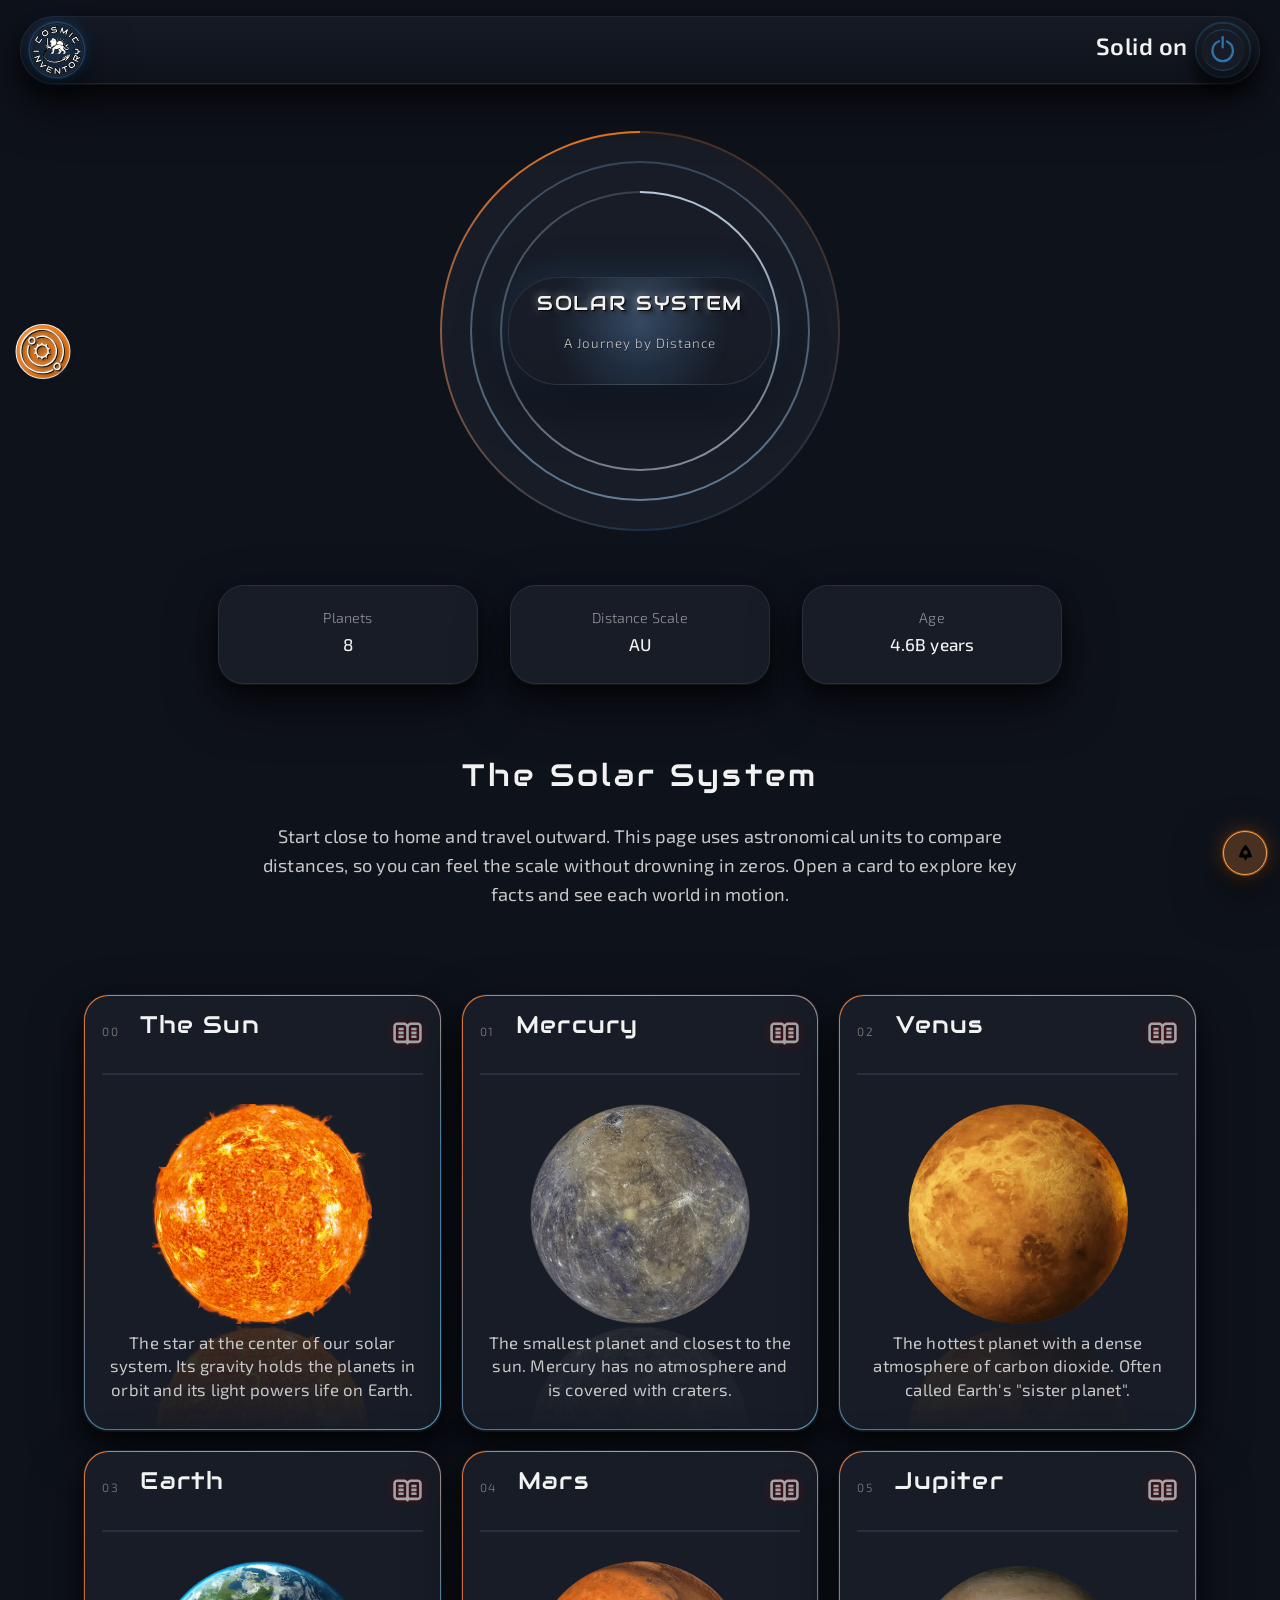
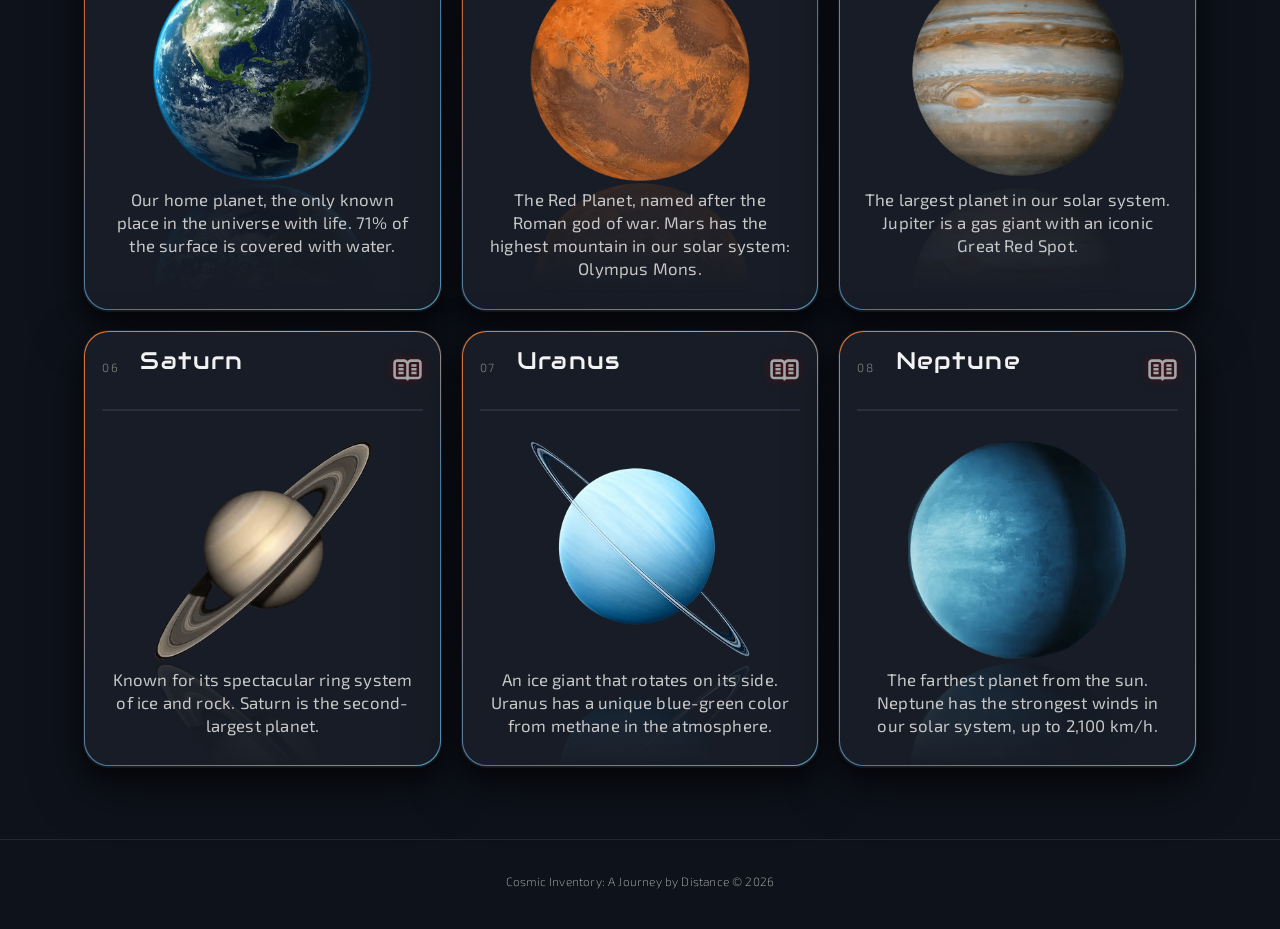
<file: pages/solar-system.html>
﻿<!DOCTYPE html>
<html lang="en">

<head>
    <meta charset="UTF-8">
    <meta name="viewport" content="width=device-width, initial-scale=1.0">
    <title>Cosmic Inventory: Solar System</title>
    <meta name="description" content="Explore the Solar System with interactive cards, AU distance context, and quick facts about the Sun, planets, and the Moon.">
    <link rel="preload" href="../fonts/Exo2-VariableFont_wght.woff2" as="font" type="font/woff2" crossorigin>
    <link rel="preload" href="../fonts/Audiowide-Regular.woff2" as="font" type="font/woff2" crossorigin>
    <link rel="preload" as="image" href="../images/solar-system/sun.avif" imagesrcset="../images/solar-system/sun-220.avif 220w, ../images/solar-system/sun-320.avif 320w, ../images/solar-system/sun.avif 500w" imagesizes="(max-width: 480px) 220px, (max-width: 900px) 320px, 500px" fetchpriority="high">
    <link rel="manifest" href="../images/logo/fav-icon/site.webmanifest">
    <link rel="icon" type="image/x-icon" href="../images/logo/fav-icon/favicon.ico">
    <link rel="icon" type="image/png" sizes="32x32" href="../images/logo/fav-icon/favicon-32x32.png">
    <link rel="icon" type="image/png" sizes="16x16" href="../images/logo/fav-icon/favicon-16x16.png">
    <link rel="apple-touch-icon" sizes="180x180" href="../images/logo/fav-icon/apple-touch-icon.png">
    <meta name="theme-color" content="#0a0e1a">
    <link rel="stylesheet" href="../css/reset.css">
    <link rel="stylesheet" href="../css/style.css">
    <script src="../js/script.js" type="module" defer></script>
</head>


<body data-asset-scope="solar-system" data-mode="solid">
    <!-- Set mode before paint -->
    <script data-mode-bootstrap>
        (() => {
            try {
                const requested = new URLSearchParams(window.location.search).get('mode');
                const stored = localStorage.getItem('viewMode');
                const mode = requested === 'solid' || requested === 'glide'
                    ? requested
                    : (stored === 'solid' || stored === 'glide' ? stored : null);
                if (mode) document.body.dataset.mode = mode;
            } catch (_error) {

            }
        })();
    </script>

    <!-- Glide particles -->
    <div aria-hidden="true" id="particles-layer"></div>
    <!-- Fixed top controls -->
    <div class="top-controls" aria-label="Site controls">
        <a class="site-logo-link" href="../index.html" aria-label="Cosmic Inventory home">
            <img class="site-logo" src="../images/logo/logo-cosmic-inventory.svg" alt="Cosmic Inventory" width="56" height="56">
        </a>
        <div class="mode-toggle">
            <button id="modeToggle" class="mode-btn" type="button" aria-pressed="false" aria-label="Switch between Solid and Glide">
                <svg class="btn-icon" viewBox="0 0 24 24" width="24" height="24" aria-hidden="true">
                    <g stroke="currentColor" stroke-width="2" stroke-linecap="round">
                        <polyline points="12,1 12,10"/>
                        <circle fill="none" cx="12" cy="13" r="9" stroke-dasharray="49.48 7.07" stroke-dashoffset="10.6"/>
                    </g>
                </svg>
                <span class="btn-sr">Solid on</span>
            </button>
            <span class="mode-toggle-state" data-mode-toggle-status>Solid on</span>
        </div>
    </div>
    <!-- Main nav -->
    <div class="nav-bar">
        <ul>
            <li class="list">
                <a href="../index.html" aria-label="Go to Homepage">
                    <span class="icon">
                        <img src="../images/logo/nav-icon/home.svg" alt="" width="55" height="55">
                    </span>
                    <span class="text">Home</span>
                    <span class="circle"></span>
                </a>
            </li>
            <li class="list active">
                <a href="solar-system.html" aria-label="View Solar System page">
                    <span class="icon">
                        <img src="../images/logo/nav-icon/solar-system.svg" alt="" width="55" height="55">
                    </span>
                    <span class="text">Solar System</span>
                    <span class="circle"></span>
                </a>
            </li>
            <li class="list">
                <a href="milky-way.html" aria-label="View Milky Way page">
                    <span class="icon">
                        <img src="../images/logo/nav-icon/milky-way.svg" alt="" width="55" height="55">
                    </span>
                    <span class="text">Milky Way</span>
                    <span class="circle"></span>
                </a>
            </li>
            <li class="list">
                <a href="intergalactic.html" aria-label="View Intergalactic page">
                    <span class="icon">
                        <img src="../images/logo/nav-icon/universe.svg" alt="" width="55" height="55">
                    </span>
                    <span class="text">Intergalactic</span>
                    <span class="circle"></span>
                </a>
            </li>
            <li class="list list-settings" data-particles-direct>
                <a href="#" aria-label="Open settings menu">
                    <span class="icon">
                        <img src="../images/logo/nav-icon/gear.svg" alt="" width="55" height="55">
                    </span>
                    <span class="text">Settings</span>
                    <span class="circle"></span>
                </a>
            </li>
            <li class="list list-top">
                <a href="#" data-back-to-top aria-label="Back to top">
                    <span class="icon">
                        <img src="../images/logo/top.svg" alt="" width="55" height="55">
                    </span>
                    <span class="text">Top</span>
                    <span class="circle"></span>
                </a>
            </li>
            <div class="indicator"></div>
        </ul>
    </div>
    <!-- Page hero -->
<header class="hero">
        <div class="hero-circle">
            <div class="circle-ring ring-1"></div>
            <div class="circle-ring ring-2"></div>
            <div class="circle-ring ring-3"></div>

            <div class="hero-content">
                <h1>SOLAR SYSTEM</h1>
                <p class="subtitle">A Journey by Distance</p>
            </div>
        </div>

        <div class="hero-stats">
            <div class="stat-item">
                <span class="stat-label">Planets</span>
                <span class="stat-value">8</span>
            </div>

            <div class="stat-item">
                <span class="stat-label">Distance Scale</span>
                <span class="stat-value">AU</span>
            </div>

            <div class="stat-item">
                <span class="stat-label">Age</span>
                <span class="stat-value">4.6B years</span>
            </div>
        </div>
    </header>

    <!-- Solid and Glide views -->
    <main class="container">
        <!-- Solid view -->
        <section class="mode mode-solid" data-mode="solid">
            <h2 class="sr-only">Solid mode</h2>
            <section class="intro-section">
                <h2>The Solar System</h2>
                <p class="intro-text">Start close to home and travel outward. This page uses astronomical units to compare
                    distances, so you can feel the scale without drowning in zeros. Open a card to explore key facts and see
                    each world in motion.</p>
            </section>

            <!-- Card grid -->
            <section aria-label="astra cards" class="astra-grid">
                <article class="card" data-set-theme="sun" data-card="" data-preview-src="../images/solar-system/sun.avif">
                    <div class="card-head">
                        <span class="card-number">00</span>
                        <h3>The Sun</h3>
                        <button aria-controls="info-sun" aria-expanded="false" aria-haspopup="dialog" aria-label="Open Sun details" class="info-trigger" type="button">
                            <img aria-hidden="true" alt="" class="popup-icon" width="24" height="24" src="../images/logo/popup.svg">
                        </button>
                    </div>
                    <img alt="The Sun" class="card-media" width="220" height="220" loading="eager" fetchpriority="high" decoding="async" src="../images/solar-system/sun-220.avif" srcset="../images/solar-system/sun-220.avif 220w, ../images/solar-system/sun-320.avif 320w, ../images/solar-system/sun.avif 500w" sizes="(max-width: 450px) 56vw, (max-width: 900px) 34vw, 24vw">

                    <div class="card-info">
                        <p class="description">The star at the center of our solar system. Its gravity holds the planets in orbit and its light powers life on Earth.</p>
                    </div>
                    <div aria-label="Sun information" class="popup" hidden="" id="info-sun" role="dialog" aria-modal="true" aria-labelledby="popup-title-info-sun">
                        <div class="popup-set" role="document">
                            <div class="popup-head">
                                <h4 class="popup-title" id="popup-title-info-sun">The Sun</h4>
                                <button aria-label="Close" class="popup-close" type="button"><span aria-hidden="true">&times;</span></button>
                            </div>
                            <div class="data-grid">
                                <div class="data-item">
                                    <span class="data-label">Type</span>
                                    <span class="data-value">G-type star</span>
                                </div>
                                <div class="data-item">
                                    <span class="data-label">Diameter</span>
                                    <span class="data-value">1,392,700 km</span>
                                </div>
                                <div class="data-item">
                                    <span class="data-label">Rotation</span>
                                    <span class="data-value"><span class="tilde">~</span>25 days</span>
                                </div>
                                <div class="data-item">
                                    <span class="data-label">Surface temp</span>
                                    <span class="data-value"><span class="tilde">~</span>5,500 &deg;C</span>
                                </div>
                                <div class="data-item">
                                    <span class="data-label">Planets</span>
                                    <span class="data-value">8</span>
                                </div>
                            </div>
                        </div>
                    </div>
                </article>
                <article class="card" data-set-theme="mercury" data-card="" data-preview-src="../images/solar-system/mercury.avif">
                    <div class="card-head">
                        <span class="card-number">01</span>
                        <h3>Mercury</h3>
                        <button aria-controls="info-mercury" aria-expanded="false" aria-haspopup="dialog" aria-label="Open Mercury details" class="info-trigger" type="button">
                            <img aria-hidden="true" alt="" class="popup-icon" width="24" height="24" src="../images/logo/popup.svg">
                        </button>
                    </div>
                    <img alt="Mercury" class="card-media" width="220" height="220" loading="lazy" decoding="async" src="../images/solar-system/mercury-220.avif" srcset="../images/solar-system/mercury-220.avif 220w, ../images/solar-system/mercury-320.avif 320w, ../images/solar-system/mercury.avif 500w" sizes="(max-width: 450px) 56vw, (max-width: 900px) 34vw, 24vw">

                    <div class="card-info">
                        <p class="description">The smallest planet and closest to the sun. Mercury has no atmosphere and is
                            covered with craters.</p>
                    </div>
                    <div aria-label="Mercury information" class="popup" hidden="" id="info-mercury" role="dialog" aria-modal="true" aria-labelledby="popup-title-info-mercury">
                        <div class="popup-set" role="document">
                            <div class="popup-head">
                                <h4 class="popup-title" id="popup-title-info-mercury">Mercury</h4>
                                <button aria-label="Close" class="popup-close" type="button"><span aria-hidden="true">&times;</span></button>
                            </div>
                            <div class="data-grid">
                                <div class="data-item">
                                    <span class="data-label">Distance</span>
                                    <span class="data-value">0.39 AU</span>
                                </div>
                                <div class="data-item">
                                    <span class="data-label">Diameter</span>
                                    <span class="data-value">4,879 km</span>
                                </div>
                                <div class="data-item">
                                    <span class="data-label">Orbit</span>
                                    <span class="data-value">88 days</span>
                                </div>
                                <div class="data-item">
                                    <span class="data-label">Temperature</span>
                                    <span class="data-value">167&deg;C</span>
                                </div>
                                <div class="data-item">
                                    <span class="data-label">Moons</span>
                                    <span class="data-value">0</span>
                                </div>
                            </div>
                        </div>
                    </div>
                </article>
                <article class="card" data-set-theme="venus" data-card="" data-preview-src="../images/solar-system/venus.avif">
                    <div class="card-head">
                        <span class="card-number">02</span>
                        <h3>Venus</h3>
                        <button aria-controls="info-venus" aria-expanded="false" aria-haspopup="dialog" aria-label="Open Venus details" class="info-trigger" type="button">
                            <img aria-hidden="true" alt="" class="popup-icon" width="24" height="24" src="../images/logo/popup.svg">
                        </button>
                    </div>
                    <img alt="Venus" class="card-media" width="220" height="220" loading="lazy" decoding="async" src="../images/solar-system/venus-220.avif" srcset="../images/solar-system/venus-220.avif 220w, ../images/solar-system/venus-320.avif 320w, ../images/solar-system/venus.avif 500w" sizes="(max-width: 450px) 56vw, (max-width: 900px) 34vw, 24vw">

                    <div class="card-info">
                        <p class="description">The hottest planet with a dense atmosphere of carbon dioxide. Often called
                            Earth's "sister planet".</p>
                    </div>
                    <div aria-label="Venus information" class="popup" hidden="" id="info-venus" role="dialog" aria-modal="true" aria-labelledby="popup-title-info-venus">
                        <div class="popup-set" role="document">
                            <div class="popup-head">
                                <h4 class="popup-title" id="popup-title-info-venus">Venus</h4>
                                <button aria-label="Close" class="popup-close" type="button"><span aria-hidden="true">&times;</span></button>
                            </div>
                            <div class="data-grid">
                                <div class="data-item">
                                    <span class="data-label">Distance</span>
                                    <span class="data-value">0.72 AU</span>
                                </div>
                                <div class="data-item">
                                    <span class="data-label">Diameter</span>
                                    <span class="data-value">12,104 km</span>
                                </div>
                                <div class="data-item">
                                    <span class="data-label">Orbit</span>
                                    <span class="data-value">225 days</span>
                                </div>
                                <div class="data-item">
                                    <span class="data-label">Temperature</span>
                                    <span class="data-value">464&deg;C</span>
                                </div>
                                <div class="data-item">
                                    <span class="data-label">Moons</span>
                                    <span class="data-value">0</span>
                                </div>
                            </div>
                        </div>
                    </div>
                </article>
                <article class="card" data-set-theme="earth" data-card="" data-preview-src="../images/solar-system/earth.avif">
                    <div class="card-head">
                        <span class="card-number">03</span>
                        <h3>Earth</h3>
                        <button aria-controls="info-earth" aria-expanded="false" aria-haspopup="dialog" aria-label="Open Earth details" class="info-trigger" type="button">
                            <img aria-hidden="true" alt="" class="popup-icon" width="24" height="24" src="../images/logo/popup.svg">
                        </button>
                    </div>
                    <img alt="Earth" class="card-media" width="220" height="220" loading="lazy" decoding="async" src="../images/solar-system/earth-220.avif" srcset="../images/solar-system/earth-220.avif 220w, ../images/solar-system/earth-320.avif 320w, ../images/solar-system/earth.avif 500w" sizes="(max-width: 450px) 56vw, (max-width: 900px) 34vw, 24vw">

                    <div class="card-info">
                        <p class="description">Our home planet, the only known place in the universe with life. 71% of the
                            surface is covered with water.</p>
                    </div>
                    <div aria-label="Earth information" class="popup" hidden="" id="info-earth" role="dialog" aria-modal="true" aria-labelledby="popup-title-info-earth">
                        <div class="popup-set" role="document">
                            <div class="popup-head">
                                <h4 class="popup-title" id="popup-title-info-earth">Earth</h4>
                                <button aria-label="Close" class="popup-close" type="button"><span aria-hidden="true">&times;</span></button>
                            </div>
                            <div class="data-grid">
                                <div class="data-item">
                                    <span class="data-label">Distance</span>
                                    <span class="data-value">1 AU</span>
                                </div>
                                <div class="data-item">
                                    <span class="data-label">Diameter</span>
                                    <span class="data-value">12,742 km</span>
                                </div>
                                <div class="data-item">
                                    <span class="data-label">Orbit</span>
                                    <span class="data-value">365 days</span>
                                </div>
                                <div class="data-item">
                                    <span class="data-label">Temperature</span>
                                    <span class="data-value">15&deg;C</span>
                                </div>
                                <div class="data-item">
                                    <span class="data-label">Moons</span>
                                    <span class="data-value">1</span>
                                    <button class="popup-action" data-overlay-target="moon-card" type="button">Earth's Moon</button>
                                </div>
                            </div>
                        </div>
                    </div>
                    <article class="card card-overlay-card" data-set-theme="moon" data-card="" data-preview-src="../images/solar-system/moon.avif" hidden id="moon-card">
                        <div class="card-head">
                            <span class="card-number">Satellite</span>
                            <h3>Moon</h3>
                            <button aria-controls="info-moon" aria-expanded="false" aria-haspopup="dialog" aria-label="Open Moon details" class="info-trigger" type="button">
                                <img aria-hidden="true" alt="" class="popup-icon" width="24" height="24" src="../images/logo/popup.svg">
                            </button>
                        </div>
                        <img alt="Moon" class="card-media" width="220" height="220" loading="lazy" decoding="async" src="../images/solar-system/moon-220.avif" srcset="../images/solar-system/moon-220.avif 220w, ../images/solar-system/moon-320.avif 320w, ../images/solar-system/moon.avif 500w" sizes="(max-width: 450px) 56vw, (max-width: 900px) 34vw, 24vw">
                        <div class="card-info">
                            <p class="description">Earth's only natural satellite. The Moon stabilizes Earth's tilt and shapes our tides.
                            </p>
                        </div>
                        <div aria-label="Moon information" class="popup" hidden="" id="info-moon" role="dialog" aria-modal="true" aria-labelledby="popup-title-info-moon">
                            <div class="popup-set" role="document">
                                <div class="popup-head">
                                    <h4 class="popup-title" id="popup-title-info-moon">Moon</h4>
                                    <button aria-label="Close" class="popup-close" data-overlay-close type="button"><span aria-hidden="true">&times;</span></button>
                                </div>
                                <div class="data-grid">
                                    <div class="data-item">
                                        <span class="data-label">Type</span>
                                        <span class="data-value">Natural satellite</span>
                                    </div>
                                    <div class="data-item">
                                        <span class="data-label">Orbits</span>
                                        <span class="data-value">Earth</span>
                                    </div>
                                    <div class="data-item">
                                        <span class="data-label">Orbit</span>
                                        <span class="data-value">27.3 days</span>
                                    </div>
                                    <div class="data-item">
                                        <span class="data-label">Phases</span>
                                        <span class="data-value">29.5 days</span>
                                    </div>
                                    <div class="data-item">
                                        <span class="data-label">Radius</span>
                                        <span class="data-value">1,737 km</span>
                                    </div>
                                </div>
                            </div>
                        </div>
                    </article>
                </article>
                <article class="card" data-set-theme="mars" data-card="" data-preview-src="../images/solar-system/mars.avif">
                    <div class="card-head">
                        <span class="card-number">04</span>
                        <h3>Mars</h3>
                        <button aria-controls="info-mars" aria-expanded="false" aria-haspopup="dialog" aria-label="Open Mars details" class="info-trigger" type="button">
                            <img aria-hidden="true" alt="" class="popup-icon" width="24" height="24" src="../images/logo/popup.svg">
                        </button>
                    </div>
                    <img alt="Mars" class="card-media" width="220" height="220" loading="lazy" decoding="async" src="../images/solar-system/mars-220.avif" srcset="../images/solar-system/mars-220.avif 220w, ../images/solar-system/mars-320.avif 320w, ../images/solar-system/mars.avif 500w" sizes="(max-width: 450px) 56vw, (max-width: 900px) 34vw, 24vw">
                    <div class="card-info">
                        <p class="description">The Red Planet, named after the Roman god of war. Mars has the highest mountain
                            in our solar system: Olympus Mons.</p>
                    </div>
                    <div aria-label="Mars information" class="popup" hidden="" id="info-mars" role="dialog" aria-modal="true" aria-labelledby="popup-title-info-mars">
                        <div class="popup-set" role="document">
                            <div class="popup-head">
                                <h4 class="popup-title" id="popup-title-info-mars">Mars</h4>
                                <button aria-label="Close" class="popup-close" type="button"><span aria-hidden="true">&times;</span></button>
                            </div>
                            <div class="data-grid">
                                <div class="data-item">
                                    <span class="data-label">Distance</span>
                                    <span class="data-value">1.52 AU</span>
                                </div>
                                <div class="data-item">
                                    <span class="data-label">Diameter</span>
                                    <span class="data-value">6,779 km</span>
                                </div>
                                <div class="data-item">
                                    <span class="data-label">Orbit</span>
                                    <span class="data-value">687 days</span>
                                </div>
                                <div class="data-item">
                                    <span class="data-label">Temperature</span>
                                    <span class="data-value">-65&deg;C</span>
                                </div>
                                <div class="data-item">
                                    <span class="data-label">Moons</span>
                                    <span class="data-value">2</span>
                                </div>
                            </div>
                        </div>
                    </div>
                </article>
                <article class="card" data-set-theme="jupiter" data-card="" data-preview-src="../images/solar-system/jupiter.avif">
                    <div class="card-head">
                        <span class="card-number">05</span>
                        <h3>Jupiter</h3>
                        <button aria-controls="info-jupiter" aria-expanded="false" aria-haspopup="dialog" aria-label="Open Jupiter details" class="info-trigger" type="button">
                            <img aria-hidden="true" alt="" class="popup-icon" width="24" height="24" src="../images/logo/popup.svg">
                        </button>
                    </div>
                    <img alt="Jupiter" class="card-media" width="220" height="220" loading="lazy" decoding="async" src="../images/solar-system/jupiter-220.avif" srcset="../images/solar-system/jupiter-220.avif 220w, ../images/solar-system/jupiter-320.avif 320w, ../images/solar-system/jupiter.avif 500w" sizes="(max-width: 450px) 56vw, (max-width: 900px) 34vw, 24vw">
                    <div class="card-info">
                        <p class="description">The largest planet in our solar system. Jupiter is a gas giant with an iconic Great Red Spot.</p>
                    </div>
                    <div aria-label="Jupiter information" class="popup" hidden="" id="info-jupiter" role="dialog" aria-modal="true" aria-labelledby="popup-title-info-jupiter">
                        <div class="popup-set" role="document">
                            <div class="popup-head">
                                <h4 class="popup-title" id="popup-title-info-jupiter">Jupiter</h4>
                                <button aria-label="Close" class="popup-close" type="button"><span aria-hidden="true">&times;</span></button>
                            </div>
                            <div class="data-grid">
                                <div class="data-item">
                                    <span class="data-label">Distance</span>
                                    <span class="data-value">5.20 AU</span>
                                </div>
                                <div class="data-item">
                                    <span class="data-label">Diameter</span>
                                    <span class="data-value">139,820 km</span>
                                </div>
                                <div class="data-item">
                                    <span class="data-label">Orbit</span>
                                    <span class="data-value">12 years</span>
                                </div>
                                <div class="data-item">
                                    <span class="data-label">Temperature</span>
                                    <span class="data-value">-110&deg;C</span>
                                </div>
                                <div class="data-item">
                                    <span class="data-label">Moons</span>
                                    <span class="data-value">79</span>
                                </div>
                            </div>
                        </div>
                    </div>
                </article>
                <article class="card" data-set-theme="saturn" data-card="" data-preview-src="../images/solar-system/saturn.avif">
                    <div class="card-head">
                        <span class="card-number">06</span>
                        <h3>Saturn</h3>
                        <button aria-controls="info-saturn" aria-expanded="false" aria-haspopup="dialog" aria-label="Open Saturn details" class="info-trigger" type="button">
                            <img aria-hidden="true" alt="" class="popup-icon" width="24" height="24" src="../images/logo/popup.svg">
                        </button>
                    </div>
                    <img alt="Saturn" class="card-media" width="220" height="220" loading="lazy" decoding="async" src="../images/solar-system/saturn-220.avif" srcset="../images/solar-system/saturn-220.avif 220w, ../images/solar-system/saturn-320.avif 320w, ../images/solar-system/saturn.avif 500w" sizes="(max-width: 450px) 56vw, (max-width: 900px) 34vw, 24vw">
                    <div class="card-info">
                        <p class="description">Known for its spectacular ring system of ice and rock. Saturn is the second-largest planet.</p>
                    </div>
                    <div aria-label="Saturn information" class="popup" hidden="" id="info-saturn" role="dialog" aria-modal="true" aria-labelledby="popup-title-info-saturn">
                        <div class="popup-set" role="document">
                            <div class="popup-head">
                                <h4 class="popup-title" id="popup-title-info-saturn">Saturn</h4>
                                <button aria-label="Close" class="popup-close" type="button"><span aria-hidden="true">&times;</span></button>
                            </div>
                            <div class="data-grid">
                                <div class="data-item">
                                    <span class="data-label">Distance</span>
                                    <span class="data-value">9.58 AU</span>
                                </div>
                                <div class="data-item">
                                    <span class="data-label">Diameter</span>
                                    <span class="data-value">116,460 km</span>
                                </div>
                                <div class="data-item">
                                    <span class="data-label">Orbit</span>
                                    <span class="data-value">29 years</span>
                                </div>
                                <div class="data-item">
                                    <span class="data-label">Temperature</span>
                                    <span class="data-value">-140&deg;C</span>
                                </div>
                                <div class="data-item">
                                    <span class="data-label">Moons</span>
                                    <span class="data-value">82</span>
                                </div>
                            </div>
                        </div>
                    </div>
                </article>
                <article class="card" data-set-theme="uranus" data-card="" data-preview-src="../images/solar-system/uranus.avif">
                    <div class="card-head">
                        <span class="card-number">07</span>
                        <h3>Uranus</h3>
                        <button aria-controls="info-uranus" aria-expanded="false" aria-haspopup="dialog" aria-label="Open Uranus details" class="info-trigger" type="button">
                            <img aria-hidden="true" alt="" class="popup-icon" width="24" height="24" src="../images/logo/popup.svg">
                        </button>
                    </div>
                    <img alt="Uranus" class="card-media" width="220" height="220" loading="lazy" decoding="async" src="../images/solar-system/uranus-220.avif" srcset="../images/solar-system/uranus-220.avif 220w, ../images/solar-system/uranus-320.avif 320w, ../images/solar-system/uranus.avif 500w" sizes="(max-width: 450px) 56vw, (max-width: 900px) 34vw, 24vw">
                    <div class="card-info">
                        <p class="description">An ice giant that rotates on its side. Uranus has a unique blue-green color from methane in the atmosphere.</p>
                    </div>
                    <div aria-label="Uranus information" class="popup" hidden="" id="info-uranus" role="dialog" aria-modal="true" aria-labelledby="popup-title-info-uranus">
                        <div class="popup-set" role="document">
                            <div class="popup-head">
                                <h4 class="popup-title" id="popup-title-info-uranus">Uranus</h4>
                                <button aria-label="Close" class="popup-close" type="button"><span aria-hidden="true">&times;</span></button>
                            </div>
                            <div class="data-grid">
                                <div class="data-item">
                                    <span class="data-label">Distance</span>
                                    <span class="data-value">19.22 AU</span>
                                </div>
                                <div class="data-item">
                                    <span class="data-label">Diameter</span>
                                    <span class="data-value">50,724 km</span>
                                </div>
                                <div class="data-item">
                                    <span class="data-label">Orbit</span>
                                    <span class="data-value">84 years</span>
                                </div>
                                <div class="data-item">
                                    <span class="data-label">Temperature</span>
                                    <span class="data-value">-195&deg;C</span>
                                </div>
                                <div class="data-item">
                                    <span class="data-label">Moons</span>
                                    <span class="data-value">27</span>
                                </div>
                            </div>
                        </div>
                    </div>
                </article>
                <article class="card" data-set-theme="neptune" data-card="" data-preview-src="../images/solar-system/neptune.avif">
                    <div class="card-head">
                        <span class="card-number">08</span>
                        <h3>Neptune</h3>
                        <button aria-controls="info-neptune" aria-expanded="false" aria-haspopup="dialog" aria-label="Open Neptune details" class="info-trigger" type="button">
                            <img aria-hidden="true" alt="" class="popup-icon" width="24" height="24" src="../images/logo/popup.svg">
                        </button>
                    </div>
                    <img alt="Neptune" class="card-media" width="220" height="220" loading="lazy" decoding="async" src="../images/solar-system/neptune-220.avif" srcset="../images/solar-system/neptune-220.avif 220w, ../images/solar-system/neptune-320.avif 320w, ../images/solar-system/neptune.avif 500w" sizes="(max-width: 450px) 56vw, (max-width: 900px) 34vw, 24vw">
                    <div class="card-info">
                        <p class="description">The farthest planet from the sun. Neptune has the strongest winds in our solar system, up to 2,100 km/h.</p>
                    </div>
                    <div aria-label="Neptune information" class="popup" hidden="" id="info-neptune" role="dialog" aria-modal="true" aria-labelledby="popup-title-info-neptune">
                        <div class="popup-set" role="document">
                            <div class="popup-head">
                                <h4 class="popup-title" id="popup-title-info-neptune">Neptune</h4>
                                <button aria-label="Close" class="popup-close" type="button"><span aria-hidden="true">&times;</span></button>
                            </div>
                            <div class="data-grid">
                                <div class="data-item">
                                    <span class="data-label">Distance</span>
                                    <span class="data-value">30.07 AU</span>
                                </div>
                                <div class="data-item">
                                    <span class="data-label">Diameter</span>
                                    <span class="data-value">49,244 km</span>
                                </div>
                                <div class="data-item">
                                    <span class="data-label">Orbit</span>
                                    <span class="data-value">165 years</span>
                                </div>
                                <div class="data-item">
                                    <span class="data-label">Temperature</span>
                                    <span class="data-value">-200&deg;C</span>
                                </div>
                                <div class="data-item">
                                    <span class="data-label">Moons</span>
                                    <span class="data-value">14</span>
                                </div>
                            </div>
                        </div>
                    </div>
                </article>
            </section>
        </section>

            <!-- Glide view -->
            <section class="mode mode-glide" data-mode="glide">
            <h2 class="sr-only">Glide mode</h2>
            <!-- Glide items -->
            <section aria-label="astra set" class="set" data-feature="set">
                <div class="set-viewport">
                    <div aria-hidden="true" class="set-clip"></div>
                    <div class="set-track">

                        <article class="set-object" data-set-theme="sun">
                            <h3 class="sr-only">The Sun</h3>
                            <div class="set-inner">
                                <details class="set-review">
                                    <summary aria-label="Toggle more about The Sun" class="set-desc">
                                        <span class="set-head">
                                            <span class="set-title">The Sun</span>
                                            <span aria-hidden="true" class="setIcon"></span>
                                        </span>
                                        <span class="set-text">The luminous heart of our system, a massive sphere of plasma that provides the energy for all life on Earth.</span>
                                    </summary>
                                    <div class="set-info">
                                        The Sun's gravity holds the solar system together, keeping everything from the biggest planets to the smallest particles of debris in its orbit.
                                    </div>
                                </details>
                            </div>
                        </article>


                        <article class="set-object" data-set-theme="mercury">
                            <h3 class="sr-only">Mercury</h3>
                            <div class="set-inner">
                                <details class="set-review">
                                    <summary aria-label="Toggle more about Mercury" class="set-desc">
                                        <span class="set-head">
                                            <span class="set-title">Mercury</span>
                                            <span aria-hidden="true" class="setIcon"></span>
                                        </span>
                                        <span class="set-text">The smallest planet, racing through space with extreme temperature swings and a rugged, cratered surface.</span>
                                    </summary>
                                    <div class="set-info">
                                        Mercury has extreme temperature swings and a heavily cratered surface shaped by impacts.
                                    </div>
                                </details>
                            </div>
                        </article>


                        <article class="set-object" data-set-theme="venus">
                            <h3 class="sr-only">Venus</h3>
                            <div class="set-inner">
                                <details class="set-review">
                                    <summary aria-label="Toggle more about Venus" class="set-desc">
                                        <span class="set-head">
                                            <span class="set-title">Venus</span>
                                            <span aria-hidden="true" class="setIcon"></span>
                                        </span>
                                        <span class="set-text">A world of crushing pressure, extreme heat, and a brilliant, thick atmosphere of sulfuric acid clouds.</span>
                                    </summary>
                                    <div class="set-info">
                                        Venus is shrouded in thick clouds and has a runaway greenhouse effect that makes it the hottest planet.
                                    </div>
                                </details>
                            </div>
                        </article>


                        <article class="set-object" data-set-theme="earth">
                            <h3 class="sr-only">Earth</h3>
                            <div class="set-inner">
                                <details class="set-review">
                                    <summary aria-label="Toggle more about Earth" class="set-desc">
                                        <span class="set-head">
                                            <span class="set-title">Earth</span>
                                            <span aria-hidden="true" class="setIcon"></span>
                                        </span>
                                        <span class="set-text">A vibrant world of vast oceans, shifting clouds, and a complex atmosphere that sustains all known life.</span>
                                    </summary>
                                    <div class="set-info">
                                        Earth's atmosphere and liquid water enable life. Its magnetic field helps shield the surface from solar radiation.
                                    </div>
                                </details>
                            </div>
                        </article>


                        <article class="set-object" data-set-theme="moon">
                            <h3 class="sr-only">Moon</h3>
                            <div class="set-inner">
                                <details class="set-review">
                                    <summary aria-label="Toggle more about Moon" class="set-desc">
                                        <span class="set-head">
                                            <span class="set-title">Moon</span>
                                            <span aria-hidden="true" class="setIcon"></span>
                                        </span>
                                        <span class="set-text">Earth's ancient natural satellite that governs our ocean tides and stabilizes our planet's axial tilt.</span>
                                    </summary>
                                    <div class="set-info">
                                        The Moon stabilizes Earth's axial tilt and drives ocean tides through gravitational interaction.
                                    </div>
                                </details>
                            </div>
                        </article>


                        <article class="set-object" data-set-theme="mars">
                            <h3 class="sr-only">Mars</h3>
                            <div class="set-inner">
                                <details class="set-review">
                                    <summary aria-label="Toggle more about Mars" class="set-desc">
                                        <span class="set-head">
                                            <span class="set-title">Mars</span>
                                            <span aria-hidden="true" class="setIcon"></span>
                                        </span>
                                        <span class="set-text">A desert world of oxidized red dust, towering dormant volcanoes, and deep, ancient river valleys.</span>
                                    </summary>
                                    <div class="set-info">
                                        Mars shows evidence of ancient rivers and lakes. Olympus Mons is the tallest volcano in the solar system.
                                    </div>
                                </details>
                            </div>
                        </article>


                        <article class="set-object" data-set-theme="jupiter">
                            <h3 class="sr-only">Jupiter</h3>
                            <div class="set-inner">
                                <details class="set-review">
                                    <summary aria-label="Toggle more about Jupiter" class="set-desc">
                                        <span class="set-head">
                                            <span class="set-title">Jupiter</span>
                                            <span aria-hidden="true" class="setIcon"></span>
                                        </span>
                                        <span class="set-text">The solar system's massive gas giant, dominated by ancient swirling storms and the iconic, centuries-old Great Red Spot.</span>
                                    </summary>
                                    <div class="set-info">
                                        Jupiter is the largest planet, with powerful storms and dozens of moons. Its gravity shapes the architecture of the outer solar system.
                                    </div>
                                </details>
                            </div>
                        </article>


                        <article class="set-object" data-set-theme="saturn">
                            <h3 class="sr-only">Saturn</h3>
                            <div class="set-inner">
                                <details class="set-review">
                                    <summary aria-label="Toggle more about Saturn" class="set-desc">
                                        <span class="set-head">
                                            <span class="set-title">Saturn</span>
                                            <span aria-hidden="true" class="setIcon"></span>
                                        </span>
                                        <span class="set-text">Majestic rings composed of billions of individual ice particles and rocky debris.</span>
                                    </summary>
                                    <div class="set-info">
                                        Saturn's rings are made of countless ice and rock particles. The system spans hundreds of thousands of kilometers but is very thin.
                                    </div>
                                </details>
                            </div>
                        </article>


                        <article class="set-object" data-set-theme="uranus">
                            <h3 class="sr-only">Uranus</h3>
                            <div class="set-inner">
                                <details class="set-review">
                                    <summary aria-label="Toggle more about Uranus" class="set-desc">
                                        <span class="set-head">
                                            <span class="set-title">Uranus</span>
                                            <span aria-hidden="true" class="setIcon"></span>
                                        </span>
                                        <span class="set-text">An immense ice giant that uniquely rotates on its side with a extreme axial tilt.</span>
                                    </summary>
                                    <div class="set-info">
                                        Uranus rotates on its side, likely due to an ancient collision. Methane in the atmosphere gives it a blue green hue.
                                    </div>
                                </details>
                            </div>
                        </article>


                        <article class="set-object" data-set-theme="neptune">
                            <h3 class="sr-only">Neptune</h3>
                            <div class="set-inner">
                                <details class="set-review">
                                    <summary aria-label="Toggle more about Neptune" class="set-desc">
                                        <span class="set-head">
                                            <span class="set-title">Neptune</span>
                                            <span aria-hidden="true" class="setIcon"></span>
                                        </span>
                                        <span class="set-text">A turbulent world of deep blue hues, featuring the fastest supersonic winds and most violent storms in the solar system.</span>
                                    </summary>
                                    <div class="set-info">
                                        Neptune has the fastest winds in the solar system and dramatic storms in its deep blue atmosphere.
                                    </div>
                                </details>
                            </div>
                        </article>

                    </div>
                </div>
            </section>
            <!-- Shared Glide preview -->
            <div aria-hidden="true" class="glide-media" id="glideMedia"></div>
        </section>
    </main>
    <footer class="footer">
        <p>Cosmic Inventory: A Journey by Distance &copy; 2026</p>
    </footer>
    <button class="back-to-top" type="button" data-back-to-top aria-label="Back to top">
        <img src="../images/logo/top.svg" alt="" width="28" height="28">
    </button>
</body>

</html>
</file>
<file: css/style.css>
/* Core tokens */
@keyframes rotate-border {
    from {
    -webkit-transform: rotate(0);
    -moz-transform: rotate(0);
    -ms-transform: rotate(0);
    transform: rotate(0);
  }

  to {
    transform: rotate(360deg);
  }
}

@keyframes rotate-ring {
    to { transform: translate(-50%, -50%) rotate(360deg); }
}


/* Font faces */
@font-face {
    font-family: "Exo 2";
    src: url("../fonts/Exo2-VariableFont_wght.woff2") format("woff2");
    font-weight: 200 900;
    font-style: normal;
    font-display: swap;
    ascent-override: 72.8%;
    descent-override: 21%;
    line-gap-override: 15%;
}

@font-face {
    font-family: "Audiowide";
    src: url("../fonts/Audiowide-Regular.woff2") format("woff2");
    font-weight: 400;
    font-style: normal;
    font-display: swap;
    ascent-override: 72.8%;
    descent-override: 21%;
    line-gap-override: 15%;
}

@font-face {
    font-family: "Michroma";
    src: url("../fonts/Michroma-Regular.woff2") format("woff2");
    font-weight: 400;
    font-style: normal;
    font-display: swap;
    ascent-override: 72.8%;
    descent-override: 21%;
    line-gap-override: 15%;
}

:root {
    --color-primary: hsl(0, 0%, 95%);
    --color-secondary: hsl(0, 0%, 78%);
    --color-tertiary: hsl(0, 0%, 50%);
    --color-background: hsl(220, 30%, 8%);


    --color-border: hsl(220, 20%, 20%);
    --color-border-soft: hsl(220 20% 20% / 0.7);
    --color-accent: hsl(210, 79%, 56%);
    --color-card-bg: hsl(220, 25%, 12%);

    --color-ring-2: hsl(210 85% 82% / 0.55);
    --color-ring-3: hsl(210 90% 92% / 0.85);

    --color-accent-hover-bg: hsl(210 79% 56% / 0.1);
    --color-accent-active-bg: hsl(210 79% 56% / 0.15);
    --color-accent-border-soft: hsl(210 79% 56% / 0.25);

    --color-glass-surface: hsl(220 27% 11% / 0.50);
    --color-glass-navmenu: hsl(220 27% 11% / 5%);


    --blur-navmenu-strong: blur(36px);

    --reflect-fade: hsl(0 0% 0% / 0.2);

    --overlay-bg: hsl(0 0% 0% / 0.28);
    --popup-row-bg: hsl(0 0% 100% / 0.06);
    --popup-row-border: hsl(0 0% 100% / 0.1);
    --popup-close-size: clamp(2.25rem, 5vw, 2.75rem);
    --popup-radius: clamp(1rem, 1.8vw + 0.5rem, 1.9rem);
    --popup-row-radius: clamp(0.5rem, 0.5vw + calc(3rem / 8), 0.75rem);
    --glass-hover-bg: hsl(0 0% 100% / 0.14);
    /* Solar palette */
    --color-sun: hsl(28 95% 52%);
    --color-mercury: hsl(40 6% 48%);
    --color-venus: hsl(32 74% 48%);
    --color-earth: hsl(205 58% 42%);
    --color-moon: hsl(0 0% 58%);
    --color-mars: hsl(18 70% 42%);
    --color-jupiter: hsl(32 28% 58%);
    --color-saturn: hsl(43 17% 46%);
    --color-uranus: hsl(197 48% 48%);
    --color-neptune: hsl(205 55% 38%);
    /* Milky Way palette */
    --color-nearest-stars: hsl(15 91% 31%);
    --color-local-cloud: hsl(233 12% 28%);
    --color-open-cluster: hsl(201 90% 45%);
    --color-orion-nebula: hsl(218 31% 48%);
    --color-globular-clusters: hsl(14 27% 25%);
    --color-galactic-center: hsl(335 59% 37%);
    --color-galactic-disk-edge: hsl(17 30% 31%);
    --color-galactic-halo: hsl(201 9% 38%);
    /* Intergalactic palette */
    --color-local-group: hsl(196 14% 47%);
    --color-canis-major-dwarf: hsl(286 54% 83%);
    --color-magellanic-cloud: hsl(5 30% 22%);
    --color-andromeda-galaxy: hsl(42 23% 65%);
    --color-triangulum-galaxy: hsl(356 12% 47%);
    --color-virgo-supercluster: hsl(4 6% 50%);
    --color-cosmic-web: hsl(251 36% 42%);
    --color-observable-universe: hsl(174 90% 30%);
   
    --shadow-hero-subtitle:
    0 1px 0 hsl(0 0% 0% / 0.65),
    0 8px 18px hsl(0 0% 0% / 0.45),
    0 0 18px hsl(210 90% 70% / 0.28);
    
    --shadow-card:
    0 1px 0 hsl(0 0% 100% / 0.06),
        0 10px 20px hsl(0 0% 0% / 0.45),
        0 20px 50px hsl(0 0% 0% / 0.55);

    --shadow-card-hover:
        0 1px 0 hsl(0 0% 100% / 0.08),
        0 14px 28px hsl(0 0% 0% / 0.55),
        0 28px 70px hsl(0 0% 0% / 0.65);
        
    --shadow-text-nav: 
        1px 1px 0px hsl(0 0% 0% / 0.8), 
        2px 2px 3px hsl(0 0% 0% / 0.5), 
        4px 4px 4px hsl(0 0% 0% / 0.3),
        -1px -1px 8px hsl(0 0% 100% / 0.4);

    --shadow-icon-nav:
        drop-shadow(1px 1px 0 hsl(0 0% 0% / 0.8))
        drop-shadow(2px 2px 3px hsl(0 0% 0% / 0.5))
        drop-shadow(1px 1px 1px hsl(0 0% 0% / 0.3))
        drop-shadow(-1px -1px 1px hsl(0 0% 100% / 0.4));
        
    --mode-toggle-size: clamp(2.6rem, 2.1rem + 1.4vw, 3.5rem);
        
    --nav-height: 5.6rem;
    --navbar-height: var(--nav-height);

    --mode-toggle-shadow-light: hsl(0 0% 100% / 0.08);
    --mode-toggle-shadow-dark: hsl(0 0% 0% / 0.55);
        
    --font-primary: "Exo 2", system-ui, -apple-system, "Segoe UI", Roboto, Arial, sans-serif;
    --font-secondary: "Michroma", system-ui, "Segoe UI", Tahoma, Arial, sans-serif;
    --font-title: "Audiowide", "Segoe UI", Tahoma, Arial, sans-serif;
    --font-size-title-base: clamp(8.5rem, 8.1rem + 2.1vw, 10rem);
    --font-size-xs: clamp(0.62rem, 0.57rem + 0.22vw, 0.75rem);
    --font-size-sm: clamp(0.9rem, 0.83rem + 0.28vw, 1.05rem);
    --font-size-base: clamp(1rem, 0.94rem + 0.32vw, 1.14rem);
    --font-size-lg: clamp(1.16rem, 1.03rem + 0.62vw, 1.48rem);
    --font-size-xl: clamp(1.34rem, 1.11rem + 1.05vw, 1.95rem);
    --font-size-h1: clamp(1.65rem, calc(var(--font-size-title-base) * 0.22), 2.4rem);
    --font-size-h2: clamp(1.35rem, calc(var(--font-size-title-base) * 0.17), 1.9rem);
    --font-size-h3: clamp(1.15rem, calc(var(--font-size-title-base) * 0.14), 1.55rem);
   
    --line-height-tight: 1.1;
    --line-height-normal: 1.5;
    --line-height-relaxed: 1.6;
    --line-height-caps: 0.95;

    --spacing-xs: clamp(0.45rem, 0.35rem + 0.4vw, 0.7rem);
    --spacing-sm: clamp(0.85rem, 0.7rem + 0.6vw, 1.2rem);
    --spacing-md: clamp(1.2rem, 1rem + 1vw, 1.8rem);
    --spacing-lg: clamp(1.6rem, 1.3rem + 1.3vw, 2.4rem);
    --spacing-xl: clamp(2.2rem, 1.7rem + 2.2vw, 3.4rem);
    --spacing-2xl: clamp(3rem, 2.4rem + 2.6vw, 4.6rem);
    
    --radius-md: 0.5rem;
    --radius-lg: 1.6rem;
    --radius-xl: 3.1rem;
    --radius-full: 50%;
}

/* Base */

html {
    color-scheme: dark;
    -webkit-text-size-adjust: 100%;
    -moz-text-size-adjust: 100%;
    -ms-text-size-adjust: 100%;
    text-size-adjust: 100%;
    box-sizing: border-box;
    background-color: var(--color-background);
    scroll-padding-top: var(--navbar-height);
    overflow-y: auto;
    scrollbar-color: color-mix(in srgb, var(--color-accent) 58%, var(--color-card-bg)) transparent;
}

html::-webkit-scrollbar {
    width: clamp(10px, 0.65rem, 12px);
}

html::-webkit-scrollbar-track {
    background: transparent;
}

html::-webkit-scrollbar-thumb {
    background: color-mix(in srgb, var(--color-accent) 58%, var(--color-card-bg));
    border-radius: 999px;
    border: 2px solid transparent;
    background-clip: padding-box;
}

img,
svg {
    display: block;
    max-width: 100dvw;
}

h1,
h2,
h3,
h4,
h5,
h6 {
    overflow-wrap: break-word;
    text-wrap: balance;
    -webkit-hyphens: auto;
    -ms-hyphens: auto;
    hyphens: auto;
    margin-block: 0 0.55em;
    padding-inline: 0.12em;
}

p {
    overflow-wrap: break-word;
    margin-block: 0 1em;
    padding-inline: 0.35em;
    line-height: var(--line-height-normal);
}

section {
    padding-inline: clamp(0.8rem, 1.8vw, 1.6rem);
}

body {
    --scrollbar-inline-gap: calc(100vw - 100%);
    --controls-inline-inset: max(var(--scrollbar-inline-gap), 1.25rem);
    font-family: var(--font-primary);
    line-height: 1.5;
    position: relative;
    font-size: var(--font-size-base);
    letter-spacing: 0.01em;
    background-color: var(--color-background);
    color: var(--color-primary);
    margin: 0 auto;
    padding-top: 0;
    -webkit-transition: background-color 0.3s ease, color 0.3s ease;
    -moz-transition: background-color 0.3s ease, color 0.3s ease;
    -ms-transition: background-color 0.3s ease, color 0.3s ease;
    transition: background-color 0.3s ease, color 0.3s ease;
    overflow-y: auto;
    overflow-x: hidden;
    min-width: 320px;
}

h1 {
    font-size: var(--font-size-h1);
    line-height: 1.02;
    font-family: var(--font-title);
}

h2 {
    font-size: var(--font-size-h2);
    line-height: 1.06;
    font-family: var(--font-title);
}

h3 {
    font-size: var(--font-size-h3);
    line-height: 1.1;
    font-family: var(--font-title);
}

h4,
h5,
h6 {
    line-height: 1.16;
}

:is(h1, h2, h3, h4, h5, h6)[style*="uppercase"],
:is(h1, h2, h3, h4, h5, h6)[class*="uppercase"] {
    line-height: var(--line-height-caps);
}

::selection {
    background-color: var(--color-accent);
    color: var(--color-primary);
}

a {
    color: inherit;
    text-decoration-thickness: 0.08em;
    text-underline-offset: 0.14em;
    text-decoration-color: color-mix(in srgb, currentColor, transparent 42%);
    -webkit-transition: text-decoration-color 0.2s ease, color 0.2s ease;
    -moz-transition: text-decoration-color 0.2s ease, color 0.2s ease;
    -ms-transition: text-decoration-color 0.2s ease, color 0.2s ease;
    transition: text-decoration-color 0.2s ease, color 0.2s ease;
}

a:hover,
a:focus-visible {
    text-decoration-color: var(--color-accent);
}

.sr-only {
    position: absolute;
    width: 1px;
    height: 1px;
    padding: 0;
    margin: -1px;
    overflow: hidden;
    clip-path: inset(50%);
    white-space: nowrap;
    border: 0;
}

/* Top bar */
.top-controls {
    position: fixed;
    top: clamp(8px, 1.8vh, 16px);
    left: var(--controls-inline-inset);
    right: var(--controls-inline-inset);
    z-index: 30;
    display: flex;
    align-items: center;
    justify-content: space-between;
    gap: var(--spacing-xs);
    min-height: clamp(54px, 42px + 2.8vw, 68px);
    padding: clamp(0.24rem, 0.3vw, 0.4rem) clamp(0.3rem, 0.8vw, 0.7rem);
    border-radius: 999px;
    background: linear-gradient(
        180deg,
        color-mix(in srgb, var(--color-card-bg) 90%, transparent),
        color-mix(in srgb, var(--color-background) 92%, transparent)
    );
    border: 1px solid var(--color-border-soft);
    box-shadow: var(--shadow-card);
    backdrop-filter: blur(10px);
    -webkit-backdrop-filter: blur(10px);
    pointer-events: none;
}

/* Interactive controls */
.site-logo-link,
.mode-toggle {
    pointer-events: auto;
}

.site-logo-link {
    position: relative;
    display: inline-flex;
    align-items: center;
    justify-content: center;
    width: var(--mode-toggle-size);
    height: var(--mode-toggle-size);
    border-radius: 50%;
    background: var(--color-glass-surface);
    border: 1px solid var(--color-border-soft);
    box-shadow: var(--shadow-card);
    backdrop-filter: blur(10px);
    -webkit-backdrop-filter: blur(10px);
    text-decoration: none;
    isolation: isolate;
    overflow: visible;
    -webkit-transition: transform 0.22s ease, box-shadow 0.22s ease, border-color 0.22s ease;
    -moz-transition: transform 0.22s ease, box-shadow 0.22s ease, border-color 0.22s ease;
    -ms-transition: transform 0.22s ease, box-shadow 0.22s ease, border-color 0.22s ease;
    transition: transform 0.22s ease, box-shadow 0.22s ease, border-color 0.22s ease;
}

.site-logo-link::before,
.site-logo-link::after {
    content: "";
    position: absolute;
    border-radius: inherit;
    pointer-events: none;
}

.site-logo-link::before {
    inset: -0.45rem;
    z-index: -2;
    background: radial-gradient(circle, color-mix(in srgb, var(--color-accent) 28%, transparent), transparent 72%);
    filter: blur(12px);
    opacity: 0.8;
}

.site-logo-link::after {
    inset: -0.18rem;
    z-index: -1;
    border: 1px solid color-mix(in srgb, var(--color-accent) 38%, var(--color-border-soft));
    box-shadow:
        0 0 0 1px color-mix(in srgb, var(--color-accent) 16%, transparent),
        0 0 1rem color-mix(in srgb, var(--color-accent) 16%, transparent);
    opacity: 0.9;
}

.site-logo-link:hover,
.site-logo-link:focus-visible {
    border-color: color-mix(in srgb, var(--color-accent) 42%, var(--color-border-soft));
    box-shadow:
        0 1px 0 hsl(0 0% 100% / 0.06),
        0 10px 20px hsl(0 0% 0% / 0.45),
        0 20px 50px hsl(0 0% 0% / 0.55),
        0 0 0 1px color-mix(in srgb, var(--color-accent) 18%, transparent),
        0 0 1.1rem color-mix(in srgb, var(--color-accent) 16%, transparent);
    -webkit-transform: translateY(-1px);
    -moz-transform: translateY(-1px);
    -ms-transform: translateY(-1px);
    transform: translateY(-1px);
}

.site-logo-link:hover::before,
.site-logo-link:focus-visible::before {
    opacity: 1;
}

.site-logo {
    position: relative;
    z-index: 1;
    width: 100%;
    height: 100%;
    object-fit: contain;
    filter: drop-shadow(0 0 0.5rem color-mix(in srgb, var(--color-accent) 14%, transparent));
}

.mode-toggle {
    display: inline-flex;
    flex-direction: row-reverse;
    align-items: center;
    gap: 0.6rem;
    padding: 0;
    margin-left: auto;
    --mode-solid-color: var(--color-earth);
    --mode-glide-color: var(--color-sun);
}

.mode-btn {
    position: relative;
    display: -ms-grid;
    display: grid;
    place-items: center;
    width: var(--mode-toggle-size);
    height: var(--mode-toggle-size);
    border-radius: 50%;
    border: 0;
    padding: 0;
    color: var(--mode-solid-color, var(--color-earth));
    background: transparent;
    cursor: pointer;
    -moz-appearance: none;
    appearance: none;
    -webkit-appearance: none;
    outline: transparent;
    -webkit-transform: translateZ(0);
    -moz-transform: translateZ(0);
    -ms-transform: translateZ(0);
    transform: translateZ(0);
    transition:
        box-shadow 0.3s ease-in-out,
        transform 0.3s cubic-bezier(0.42, -1.84, 0.42, 1.84);
    -webkit-tap-highlight-color: transparent;
}

.mode-btn::before,
.mode-btn::after {
    content: "";
    position: absolute;
    border-radius: inherit;
}

.mode-toggle .mode-btn {
    background-image: linear-gradient(
        color-mix(in srgb, var(--color-card-bg) 92%, transparent),
        color-mix(in srgb, var(--color-background) 90%, transparent)
    );
    box-shadow:
        0 0 0 calc(1em / 8) color-mix(in srgb, currentColor 34%, transparent),
        0 0 0.25em color-mix(in srgb, var(--color-background) 88%, transparent) inset,
        0 calc(1em / 8) calc(1em / 8) color-mix(in srgb, var(--color-border) 72%, transparent);
}

.mode-toggle .mode-btn[aria-pressed="true"] {
    color: var(--mode-glide-color);
}

.mode-toggle .mode-btn:focus-visible {
    outline: none;
    box-shadow:
        0 0 0 calc(1em / 8) color-mix(in srgb, currentColor 82%, white 18%),
        0 0 0.25em color-mix(in srgb, var(--color-background) 88%, transparent) inset,
        0 calc(1em / 8) calc(1em / 8) color-mix(in srgb, var(--color-border) 72%, transparent);
}

.mode-toggle .mode-btn::before {
    inset: 0;
    z-index: 0;
    background-image: linear-gradient(
        color-mix(in srgb, var(--color-card-bg) 85%, transparent),
        color-mix(in srgb, var(--color-background) 84%, transparent)
    );
    box-shadow: 0 0.75em 0.75em 0.25em var(--mode-toggle-shadow-dark);
    transition:
        box-shadow 0.3s cubic-bezier(0.42, -1.84, 0.42, 1.84),
        transform 0.3s cubic-bezier(0.42, -1.84, 0.42, 1.84);
}

.mode-toggle .mode-btn::after {
    inset: 0.28rem;
    z-index: 1;
    background-color: color-mix(in srgb, var(--color-card-bg) 84%, var(--color-background));
    background-image: linear-gradient(
        color-mix(in srgb, var(--color-card-bg) 36%, transparent),
        color-mix(in srgb, var(--color-card-bg) 80%, transparent)
    );
    box-shadow:
        0 calc(1em / 16) 0 color-mix(in srgb, currentColor 38%, transparent) inset,
        0 calc(-1em / 16) 0 color-mix(in srgb, currentColor 38%, transparent) inset,
        0 0 0 0 color-mix(in srgb, currentColor 12%, transparent) inset;
    transition:
        background-color 0.3s ease-in-out,
        box-shadow 0.3s ease-in-out,
        transform 0.3s cubic-bezier(0.42, -1.84, 0.42, 1.84);
}

.mode-toggle .mode-btn[aria-pressed="true"]::before {
    box-shadow: 0 calc(3em / 8) calc(3em / 8) 0 var(--mode-toggle-shadow-dark);
}

.mode-toggle .mode-btn[aria-pressed="true"]::after {
    background-color: color-mix(in srgb, var(--color-card-bg) 76%, var(--color-background));
    box-shadow:
        0 calc(1em / 16) 0 color-mix(in srgb, currentColor 62%, transparent) inset,
        0 calc(-1em / 16) 0 color-mix(in srgb, currentColor 62%, transparent) inset,
        0 0 0.75em 0.25em color-mix(in srgb, currentColor 22%, transparent) inset;
}

.mode-toggle .mode-btn[aria-pressed="true"]::before,
.mode-toggle .mode-btn[aria-pressed="true"]::after,
.mode-toggle .mode-btn[aria-pressed="true"] .btn-icon {
    -webkit-transform: scale(0.98);
    -moz-transform: scale(0.98);
    -ms-transform: scale(0.98);
    transform: scale(0.98);
}

.mode-toggle .mode-btn:active {
    transform: scale(0.98);
}

.btn-icon {
    display: block;
    position: absolute;
    top: calc(50% - 0.75em);
    left: calc(50% - 0.75em);
    width: 1.5em;
    height: 1.5em;
    z-index: 2;
    transition:
        filter 0.3s ease-in-out,
        transform 0.3s cubic-bezier(0.42, -1.84, 0.42, 1.84);
}

.mode-toggle .btn-icon g {
    stroke: currentColor;
    -webkit-transition: stroke 0.3s ease-in-out;
    -moz-transition: stroke 0.3s ease-in-out;
    -ms-transition: stroke 0.3s ease-in-out;
    transition: stroke 0.3s ease-in-out;
}

.mode-toggle .mode-btn[aria-pressed="true"] .btn-icon {
    filter: drop-shadow(0 0 0.25em color-mix(in srgb, currentColor 70%, transparent));
}

.btn-sr {
    position: absolute;
    width: 1px;
    height: 1px;
    padding: 0;
    margin: -1px;
    overflow: hidden;
    clip-path: inset(50%);
    white-space: nowrap;
    border: 0;
}

.mode-toggle-state {
    min-width: 8.5ch;
    text-align: right;
    font-size: var(--font-size-lg);
    font-weight: 600;
    color: var(--color-primary);
    letter-spacing: 0.02em;
    white-space: nowrap;
}

/* Main nav */
.nav-bar {
    --nav-item-size: 70px;
    --nav-item-height: 70px;
    --nav-visible-count: 5;
    position: relative;
    width: 100vw;
    height: var(--nav-item-height);
    background: linear-gradient(
        180deg,
        color-mix(in srgb, var(--color-card-bg) 90%, transparent),
        color-mix(in srgb, var(--color-background) 92%, transparent)
    );
    display: flex;
    justify-content:center;
    align-items: center;
    border-radius: 10px;
    border: 1px solid var(--color-border-soft);
    box-shadow: var(--shadow-card);
    backdrop-filter: blur(10px);
    -webkit-backdrop-filter: blur(10px);
    overflow: visible;
    z-index: 20;
}

.nav-bar ul {
    position: relative;
    justify-content: space-between;
    display: flex;
    width: calc(var(--nav-item-size) * var(--nav-visible-count));
    align-items: center;
    margin: 0;
    padding: 0;
}

.nav-bar ul li {
    position: relative;
    flex: 0 0 var(--nav-item-size);
    width: var(--nav-item-size);
    height: var(--nav-item-height);
    list-style: none;
    z-index: 1;
    --nav-active-circle-bg: var(--color-sun);
}

.nav-bar ul li:nth-child(1) {
    --nav-active-circle-bg: var(--color-earth);
}

.nav-bar ul li:nth-child(2) {
    --nav-active-circle-bg: var(--color-sun);
}

.nav-bar ul li:nth-child(3) {
    --nav-active-circle-bg: var(--color-galactic-center);
}

.nav-bar ul li:nth-child(4) {
    --nav-active-circle-bg: var(--color-observable-universe);
}

.nav-bar ul li.list-settings {
    --nav-active-circle-bg: color-mix(in srgb, var(--color-sun) 32%, var(--color-background));
}

.nav-bar ul li.list-top {
    --nav-active-circle-bg: color-mix(in srgb, var(--color-primary) 28%, var(--color-background));
}

.nav-bar ul li a {
    position: relative;
    display: flex;
    justify-content: center;
    align-items: center;
    flex-direction: column;
    width: 100%;
    height: 100%;
    text-align: center;
    font-weight: 500;
    text-decoration: none;
}

.nav-bar ul li a .icon {
    position: relative;
    display: block;
    line-height: 75px;
    font-size: 1em;
    text-align: center;
    color: var(--color-primary);
    -webkit-transition: 0.34s ease;
    -moz-transition: 0.34s ease;
    -ms-transition: 0.34s ease;
    transition: 0.34s ease;
}

.nav-bar ul li a .icon img {
    display: block;
    width: clamp(45px, 2.5rem + 1.5vw, 55px);
    height: clamp(45px, 2.5rem + 1.5vw, 55px);
    object-fit: contain;
    filter: brightness(0) saturate(100%) invert(98%) sepia(4%) saturate(184%) hue-rotate(193deg) brightness(116%) contrast(93%) var(--shadow-icon-nav);
}

.nav-bar ul li.active a .icon {
    -webkit-transform: translateY(-10px);
    -moz-transform: translateY(-10px);
    -ms-transform: translateY(-10px);
    transform: translateY(-10px);
}

.nav-bar ul li a .text {
    position: absolute;
    color: var(--color-primary);
    font-weight: 300;
    font-size: clamp(0.22rem, 0.4rem + 0.5vw, 0.78rem);
    letter-spacing: 0.03em;
    opacity: 1;
    -webkit-transform: translateY(-10px);
    -moz-transform: translateY(-10px);
    -ms-transform: translateY(-10px);
    transform: translateY(-10px);
    -webkit-transition: 0.34s ease;
    -moz-transition: 0.34s ease;
    -ms-transition: 0.34s ease;
    transition: 0.34s ease;
    left: 0;
    width: 100%;
    padding-inline: 1px;
    bottom: 10px;
    line-height: 1.1;
    text-align: center;
    white-space: normal;
    text-wrap: balance;
    overflow-wrap: normal;
    word-break: normal;
    text-shadow: var(--shadow-text-nav);
}

.nav-bar ul li.active a .text {
    opacity: 1;
    -webkit-transform: translateY(10px);
    -moz-transform: translateY(10px);
    -ms-transform: translateY(10px);
    transform: translateY(10px);
}

.nav-bar ul li a .circle {
    position: absolute;
    display: block;
    width: 50px;
    height: 50px;
    background: transparent;
    border-radius: 50%;
    border: 1.8px solid var(--color-primary);
    -webkit-transform: translateY(-37px) scale(0);
    -moz-transform: translateY(-37px) scale(0);
    -ms-transform: translateY(-37px) scale(0);
    transform: translateY(-37px) scale(0);
    pointer-events: none;
}

.nav-bar ul li.active a .circle {
    -webkit-transition: 0.34s ease;
    -moz-transition: 0.34s ease;
    -ms-transition: 0.34s ease;
    transition: 0.34s ease;
    transition-delay: 0.14s;
    -webkit-transform: translateY(-37px) scale(1);
    -moz-transform: translateY(-37px) scale(1);
    -ms-transform: translateY(-37px) scale(1);
    transform: translateY(-37px) scale(1);
}

.nav-bar ul li:first-child a:active .icon,
.nav-bar ul li:first-child.is-press-active a .icon,
.nav-bar ul li.list-top a:active .icon,
.nav-bar ul li.list-top.is-press-active a .icon {
    -webkit-transform: translateY(-32px);
    -moz-transform: translateY(-32px);
    -ms-transform: translateY(-32px);
    transform: translateY(-32px);
}

.nav-bar ul li:first-child a:active .circle,
.nav-bar ul li:first-child.is-press-active a .circle,
.nav-bar ul li.list-top a:active .circle,
.nav-bar ul li.list-top.is-press-active a .circle {
    -webkit-transition: 0.18s ease;
    -moz-transition: 0.18s ease;
    -ms-transition: 0.18s ease;
    transition: 0.18s ease;
    -webkit-transform: translateY(-37px) scale(1);
    -moz-transform: translateY(-37px) scale(1);
    -ms-transform: translateY(-37px) scale(1);
    transform: translateY(-37px) scale(1);
    border-color: var(--color-primary);
    background-color: var(--nav-active-circle-bg);
    z-index: -1;
}

.nav-bar .indicator {
    position: absolute;
    top: -50%;
    left: 0;
    width: 70px;
    height: 70px;
    min-width: 70px;
    min-height: 70px;
    background: linear-gradient(
        180deg,
        color-mix(in srgb, var(--color-card-bg) 90%, transparent),
        color-mix(in srgb, var(--color-background) 92%, transparent)
    );
    border: 4px solid transparent;
    border-radius: 50%;
    display: flex;
    justify-content: center;
    align-items: center;
    -webkit-transition: 0.5s;
    -moz-transition: 0.5s;
    -ms-transition: 0.5s;
    transition: 0.5s;
    pointer-events: none;
    
}

.nav-bar .indicator::before {
    content: '';
    position: absolute;
    top: 50%;
    left: -14px;
    width: 12px;
    height: 12px;
    background: transparent;
    border-top-right-radius: 12px;
    box-shadow: 1px -6px 0 var(--color-accent-active-bg);
}

.nav-bar .indicator::after {
    content: '';
    position: absolute;
    top: 50%;
    right: -14px;
    width: 12px;
    height: 12px;
    background: transparent;
    border-top-left-radius: 12px;
    box-shadow: -1px -6px 0 var(--color-accent-active-bg);
}

/* Indicator offsets */
.nav-bar ul li:nth-child(1).active~.indicator {
    -webkit-transform: translateX(calc(var(--nav-item-size) * 0));
    -moz-transform: translateX(calc(var(--nav-item-size) * 0));
    -ms-transform: translateX(calc(var(--nav-item-size) * 0));
    transform: translateX(calc(var(--nav-item-size) * 0));
}

.nav-bar ul li:nth-child(2).active~.indicator {
    transform: translateX(calc(var(--nav-item-size) * 1));
}

.nav-bar ul li:nth-child(3).active~.indicator {
    -webkit-transform: translateX(calc(var(--nav-item-size) * 2));
    -moz-transform: translateX(calc(var(--nav-item-size) * 2));
    -ms-transform: translateX(calc(var(--nav-item-size) * 2));
    transform: translateX(calc(var(--nav-item-size) * 2));
}

.nav-bar ul li:nth-child(4).active~.indicator {
    transform: translateX(calc(var(--nav-item-size) * 3));
}

.nav-bar ul li:nth-child(5).active~.indicator {
    -webkit-transform: translateX(calc(var(--nav-item-size) * 4));
    -moz-transform: translateX(calc(var(--nav-item-size) * 4));
    -ms-transform: translateX(calc(var(--nav-item-size) * 4));
    transform: translateX(calc(var(--nav-item-size) * 4));
}

.nav-bar ul li:nth-child(6).active~.indicator {
    transform: translateX(calc(var(--nav-item-size) * 5));
}

.nav-bar .list-top {
    display: none;
}

.settings-confirm-tooltip,
.settings-flyout-menu {
    position: fixed;
    z-index: 46;
    width: min(84vw, 300px);
    border-radius: 0.75rem;
    border: 1px solid color-mix(in srgb, var(--color-primary) 60%, transparent);
    background: linear-gradient(
        155deg,
        color-mix(in srgb, var(--color-background) 88%, transparent),
        color-mix(in srgb, var(--color-card-bg) 82%, transparent)
    );
    box-shadow:
        0 10px 28px hsl(0 0% 0% / 0.34),
        0 0 0 1px color-mix(in srgb, var(--color-sun) 28%, transparent),
        0 0 18px color-mix(in srgb, var(--color-sun) 20%, transparent);
    backdrop-filter: blur(8px);
    -webkit-backdrop-filter: blur(8px);
    opacity: 0;
    visibility: hidden;
    pointer-events: none;
    -webkit-transform: translateY(5px) scale(0.98);
    -moz-transform: translateY(5px) scale(0.98);
    -ms-transform: translateY(5px) scale(0.98);
    transform: translateY(5px) scale(0.98);
    -webkit-transition: opacity 0.2s ease, transform 0.2s ease, visibility 0.2s ease;
    -moz-transition: opacity 0.2s ease, transform 0.2s ease, visibility 0.2s ease;
    -ms-transition: opacity 0.2s ease, transform 0.2s ease, visibility 0.2s ease;
    transition: opacity 0.2s ease, transform 0.2s ease, visibility 0.2s ease;
}

.settings-confirm-tooltip.is-open,
.settings-flyout-menu.is-open {
    opacity: 1;
    visibility: visible;
    pointer-events: auto;
    -webkit-transform: translateY(0) scale(1);
    -moz-transform: translateY(0) scale(1);
    -ms-transform: translateY(0) scale(1);
    transform: translateY(0) scale(1);
}

.settings-confirm-tooltip {
    width: min(78vw, 220px);
    padding: 0.7rem 0.75rem;
}

.settings-confirm-text {
    margin: 0;
    font-size: 0.84rem;
    color: var(--color-primary);
    letter-spacing: 0.02em;
}

.settings-confirm-actions {
    display: flex;
    justify-content: flex-end;
    gap: 0.45rem;
    margin-top: 0.6rem;
}

.settings-confirm-btn {
    border: 1px solid color-mix(in srgb, var(--color-primary) 58%, transparent);
    background: color-mix(in srgb, var(--color-card-bg) 88%, transparent);
    color: var(--color-primary);
    font-size: 0.74rem;
    line-height: 1;
    padding: 0.36rem 0.55rem;
    border-radius: var(--radius-md);
    cursor: pointer;
}

.settings-confirm-btn.is-ok {
    border-color: color-mix(in srgb, var(--color-sun) 65%, transparent);
    color: var(--color-sun);
}

.settings-flyout-menu {
    padding: 0.75rem;
    display: -ms-grid;
    display: grid;
    gap: 0.7rem;
}

.settings-flyout-row {
    display: flex;
    align-items: center;
    justify-content: space-between;
    gap: 0.75rem;
}

.settings-flyout-label {
    font-size: 0.82rem;
    color: var(--color-primary);
    letter-spacing: 0.02em;
    text-shadow: 0 1px 6px hsl(0 0% 0% / 0.35);
}

.settings-switch {
    position: relative;
    display: inline-flex;
}

.settings-switch input {
    position: absolute;
    opacity: 0;
    inset: 0;
    margin: 0;
}

.settings-switch-track {
    position: relative;
    display: block;
    width: 46px;
    height: 24px;
    border-radius: 999px;
    border: 1px solid color-mix(in srgb, var(--color-primary) 48%, transparent);
    background: color-mix(in srgb, var(--color-background) 86%, transparent);
    box-shadow: inset 0 0 0 1px hsl(0 0% 100% / 0.06);
    -webkit-transition: background-color 0.2s ease, border-color 0.2s ease;
    -moz-transition: background-color 0.2s ease, border-color 0.2s ease;
    -ms-transition: background-color 0.2s ease, border-color 0.2s ease;
    transition: background-color 0.2s ease, border-color 0.2s ease;
}

.settings-switch-track::after {
    content: '';
    position: absolute;
    top: 2px;
    left: 2px;
    width: 18px;
    height: 18px;
    border-radius: 50%;
    background: var(--color-primary);
    box-shadow: 0 1px 6px hsl(0 0% 0% / 0.3);
    -webkit-transition: transform 0.2s ease, background-color 0.2s ease;
    -moz-transition: transform 0.2s ease, background-color 0.2s ease;
    -ms-transition: transform 0.2s ease, background-color 0.2s ease;
    transition: transform 0.2s ease, background-color 0.2s ease;
}

.settings-switch input:checked + .settings-switch-track {
    border-color: color-mix(in srgb, var(--color-sun) 65%, transparent);
    background: color-mix(in srgb, var(--color-sun) 32%, var(--color-background));
}

.settings-switch input:checked + .settings-switch-track::after {
    -webkit-transform: translateX(22px);
    -moz-transform: translateX(22px);
    -ms-transform: translateX(22px);
    transform: translateX(22px);
    background: var(--color-sun);
}

.settings-flyout-row-intensity {
    display: -ms-grid;
    display: grid;
    gap: 0.48rem;
}

.settings-intensity-main {
    display: -ms-grid;
    display: grid;
    grid-template-columns: 1fr auto;
    align-items: end;
    gap: 0.5rem;
}

.settings-intensity-slider-wrap {
    width: min(68vw, 190px);
}

.settings-intensity-endpoints {
    display: flex;
    justify-content: space-between;
    width: 100%;
    margin-bottom: 0.32rem;
    font-size: 0.62rem;
    letter-spacing: 0.1em;
    color: color-mix(in srgb, var(--color-primary) 70%, transparent);
    font-weight: 700;
}

.settings-intensity-range {
    display: block;
    width: 100%;
    accent-color: var(--color-sun);
}

.settings-intensity-readout {
    display: inline-flex;
    align-items: center;
    gap: 0.42rem;
}

.settings-intensity-value {
    min-width: 4ch;
    text-align: right;
    font-size: 0.78rem;
    font-weight: 700;
    color: var(--color-sun);
}

.settings-intensity-info-wrap {
    position: relative;
    display: inline-flex;
    align-items: center;
}

.settings-intensity-info-btn {
    width: 20px;
    height: 20px;
    border-radius: 50%;
    border: 1px solid color-mix(in srgb, var(--color-sun) 70%, transparent);
    background: color-mix(in srgb, var(--color-background) 92%, transparent);
    color: var(--color-sun);
    display: inline-flex;
    align-items: center;
    justify-content: center;
    font-size: 0.72rem;
    font-weight: 700;
    line-height: 1;
    padding: 0;
    padding-top: 1px;
    cursor: pointer;
    -webkit-transition: background-color 0.2s ease, transform 0.2s ease, box-shadow 0.2s ease;
    -moz-transition: background-color 0.2s ease, transform 0.2s ease, box-shadow 0.2s ease;
    -ms-transition: background-color 0.2s ease, transform 0.2s ease, box-shadow 0.2s ease;
    transition: background-color 0.2s ease, transform 0.2s ease, box-shadow 0.2s ease;
}

.settings-intensity-info-btn:hover,
.settings-intensity-info-btn:focus-visible {
    background: color-mix(in srgb, var(--color-sun) 18%, var(--color-background));
    box-shadow: 0 0 0 2px color-mix(in srgb, var(--color-sun) 18%, transparent);
    outline: none;
}

.settings-intensity-tooltip {
    position: absolute;
    right: 0;
    bottom: calc(100% + 9px);
    width: min(280px, 70vw);
    padding: 0.55rem 0.65rem;
    border-radius: 10px;
    border: 1px solid color-mix(in srgb, var(--color-primary) 26%, transparent);
    background: var(--color-background);
    color: var(--color-primary);
    font-size: 0.72rem;
    line-height: 1.35;
    box-shadow: 0 12px 26px hsl(0 0% 0% / 0.34);
    opacity: 0;
    visibility: hidden;
    pointer-events: none;
    -webkit-transform: translateY(6px);
    -moz-transform: translateY(6px);
    -ms-transform: translateY(6px);
    transform: translateY(6px);
    -webkit-transition: opacity 0.2s ease, transform 0.2s ease, visibility 0.2s ease;
    -moz-transition: opacity 0.2s ease, transform 0.2s ease, visibility 0.2s ease;
    -ms-transition: opacity 0.2s ease, transform 0.2s ease, visibility 0.2s ease;
    transition: opacity 0.2s ease, transform 0.2s ease, visibility 0.2s ease;
    z-index: 1;
}

.settings-intensity-info-wrap:hover .settings-intensity-tooltip,
.settings-intensity-info-btn:focus + .settings-intensity-tooltip,
.settings-intensity-info-btn:focus-visible + .settings-intensity-tooltip,
.settings-intensity-info-wrap.is-open .settings-intensity-tooltip {
    opacity: 1;
    visibility: visible;
    -webkit-transform: translateY(0);
    -moz-transform: translateY(0);
    -ms-transform: translateY(0);
    transform: translateY(0);
}

.settings-mode-tooltip {
    position: fixed;
    z-index: 47;
    width: min(290px, 74vw);
    padding: 0.56rem 0.68rem;
    border-radius: 10px;
    border: 1px solid color-mix(in srgb, var(--color-primary) 26%, transparent);
    background: var(--color-background);
    color: var(--color-primary);
    font-size: 0.73rem;
    line-height: 1.35;
    box-shadow: 0 12px 26px hsl(0 0% 0% / 0.34);
    opacity: 0;
    visibility: hidden;
    pointer-events: none;
    -webkit-transform: translateY(6px);
    -moz-transform: translateY(6px);
    -ms-transform: translateY(6px);
    transform: translateY(6px);
    -webkit-transition: opacity 0.2s ease, transform 0.2s ease, visibility 0.2s ease;
    -moz-transition: opacity 0.2s ease, transform 0.2s ease, visibility 0.2s ease;
    -ms-transition: opacity 0.2s ease, transform 0.2s ease, visibility 0.2s ease;
    transition: opacity 0.2s ease, transform 0.2s ease, visibility 0.2s ease;
}

.settings-mode-tooltip.is-open {
    opacity: 1;
    visibility: visible;
    -webkit-transform: translateY(0);
    -moz-transform: translateY(0);
    -ms-transform: translateY(0);
    transform: translateY(0);
}
/* Hero */
.hero {
    min-height: calc(clamp(230px, 34vw, 400px) + var(--spacing-xl) + clamp(14rem, 26vh, 19rem));
    display: flex;
    flex-direction: column;
    align-items: center;
    justify-content: flex-start;
    margin: clamp(2.75rem, 7vh, 4.25rem) auto 0;
    padding: clamp(1rem, 5vw, var(--spacing-lg));
    padding-top: clamp(4.25rem, 5vh, 5rem);
    text-align: center;
}

.hero-circle {
    position: relative;
    display: flex;
    align-items: center;
    justify-content: center;
    margin-bottom: var(--spacing-xl);
    width: clamp(230px, 34vw, 400px);
    height: clamp(230px, 34vw, 400px);
}

/* Hero rings */
.circle-ring {
    position: absolute;
    top: 50%;
    left: 50%;
    -webkit-transform: translate(-50%, -50%) rotate(0deg);
    -moz-transform: translate(-50%, -50%) rotate(0deg);
    -ms-transform: translate(-50%, -50%) rotate(0deg);
    transform: translate(-50%, -50%) rotate(0deg);
    border-radius: var(--radius-full);
    border: 2px solid transparent; 
    background-origin: border-box;
    background-clip: padding-box, border-box;
    animation: rotate-ring 4s linear infinite;
}

.ring-1 {
    width: 100%;
    height: 100%;
    background-image: 
        linear-gradient(var(--color-card-bg), var(--color-card-bg)), 
        conic-gradient(from 0deg, 
        color-mix(in srgb, var(--color-sun), transparent 70%), 
        color-mix(in srgb, var(--color-earth), transparent 70%), 
        var(--color-sun));
}

.ring-2 {
    width: 85%;
    height: 85%;
    animation-duration: 6s;
    background-image: 
        linear-gradient(var(--color-card-bg), var(--color-card-bg)), 
        conic-gradient(from 0deg, 
        color-mix(in srgb, var(--color-ring-2), transparent 60%), 
        var(--color-ring-2),
        color-mix(in srgb, var(--color-ring-2), transparent 60%));
}

.ring-3 {
    width: 70%;
    height: 70%;
    animation: rotate-ring 3s linear infinite reverse;
    background-image: 
        linear-gradient(var(--color-card-bg), var(--color-card-bg)), 
        conic-gradient(from 0deg, 
        var(--color-ring-3), 
        color-mix(in srgb, var(--color-ring-3), transparent 80%));
}

/* Page offset */
body[data-asset-scope]:not(.landing-body) main {
    padding-block: 0;
    padding-inline: calc(70px + clamp(1.6rem, 4.2vw, 3rem));
}

body[data-asset-scope]:not(.landing-body) {
    min-height: 100dvh;
    display: flex;
    flex-direction: column;
}

body[data-asset-scope]:not(.landing-body) .container {
    flex: 1 0 auto;
}

.hero-content {
    display: -ms-grid;
    display: grid;
    position: relative;
    isolation: isolate;
    justify-items: center;
    gap: var(--spacing-xs);
    z-index: 10;
}

.hero-content::before {
    content: "";
    position: absolute;
    justify-content: center;
    flex-wrap: nowrap;
    inset: -18px -26px;
    border-radius: var(--radius-xl);
    background:
        radial-gradient(circle at 50% 20%, hsl(0 0% 100% / 0.06), transparent 45%),
        radial-gradient(circle at 50% 45%, hsl(210 95% 70% / 0.24), transparent 62%),
        linear-gradient(to bottom, hsl(220 25% 14% / 0.42), hsl(220 25% 12% / 0.18));
    box-shadow:
        0 18px 50px hsl(0 0% 0% / 0.55),
        0 0 38px hsl(210 95% 65% / 0.22);
    backdrop-filter: blur(10px);
    -webkit-backdrop-filter: blur(10px);
    border: 1px solid hsl(210 30% 92% / 0.10);
    pointer-events: none;
    z-index: -1;
}

.hero-content h1 {
    font-size: clamp(1rem, 0.85rem + 1vw, 1.5rem);
    font-weight: 300;
    letter-spacing: clamp(0.12em, 0.18vw, 0.22em);
    color: var(--color-primary);
    text-align: center;
    text-shadow: var(--shadow-text-nav);
}

.subtitle {
    font-size: clamp(0.8rem, 0.7rem + 0.4vw, 0.95rem);
    color: var(--color-secondary);
    font-weight: 300;
    letter-spacing: 0.1em;
    text-align: center;
    text-shadow: var(--shadow-hero-subtitle);
}

/* Solid hero type */
body[data-mode="solid"] .hero-content h1 {
    font-size: clamp(1.2rem, calc(1.2rem + (2.6 - 1.2) * ((100vw - 320px) / (1920 - 320))), 2.6rem);
    letter-spacing: clamp(0.08em, calc(0.08em + (0.22 - 0.08) * ((100vw - 320px) / (1920 - 320))), 0.22em);
    line-height: clamp(1.26rem, calc(0.9rem + 0.113vw), 3.07rem);
}

body[data-mode="solid"] .subtitle {
    font-size: clamp(0.82rem, calc(0.82rem + (1.15 - 0.82) * ((100vw - 320px) / (1920 - 320))), 1.15rem);
    letter-spacing: clamp(0.07em, calc(0.07em + (0.11 - 0.07) * ((100vw - 320px) / (1920 - 320))), 0.11em);
    line-height: clamp(1.03rem, calc(0.91rem + 0.037vw), 1.61rem);
}

.hero-stats {
    display: flex;
    flex-direction: column;
    gap: var(--spacing-md);
    max-width: 400px;
    width: 100%;
}

.stat-item {
    display: flex;
    flex-direction: column;
    align-items: center;
    justify-content: center;
    gap: 0.25rem;
    padding: var(--spacing-sm);
    border: 1px solid var(--color-border);
    border-radius: var(--radius-lg);
    background-color: var(--color-card-bg);
    box-shadow: var(--shadow-card);
    text-align: center;
    -webkit-transition: background-color 0.3s ease;
    -moz-transition: background-color 0.3s ease;
    -ms-transition: background-color 0.3s ease;
    transition: background-color 0.3s ease;
}

.stat-label {
    font-size: var(--font-size-sm);
    color: var(--color-primary);
    opacity: 0.55;
    font-weight: 300;
    margin: 0;
}

.stat-value {
    font-size: var(--font-size-base);
    color: var(--color-primary);
    font-weight: 500;
    margin: 0;
}

body[data-mode="solid"] .stat-label {
    font-size: clamp(0.88rem, calc(0.88rem + (1.2 - 0.88) * ((100vw - 320px) / (1920 - 320))), 1.2rem);
    line-height: clamp(1.06rem, calc(0.94rem + 0.035vw), 1.62rem);
}

body[data-mode="solid"] .stat-value {
    font-size: clamp(1.05rem, calc(1.05rem + (1.6 - 1.05) * ((100vw - 320px) / (1920 - 320))), 1.6rem);
    line-height: clamp(1.28rem, calc(1.1rem + 0.058vw), 2.21rem);
}

/* Glide particles */
#particles-layer {
    position: fixed;
    inset: 0;
    width: 100vw;
    height: 100vh;
    min-width: 100vw;
    min-height: 100vh;
    overflow: hidden;
    z-index: 1;
    pointer-events: none;
    display: none;
    contain: layout paint size;
}

#particles-layer canvas {
    width: 100%;
    height: 100%;
    display: block;
}

body[data-mode="glide"] #particles-layer {
    display: block;
}

body[data-mode="glide"] {
    --glide-ambient: var(--color-card-bg);
    background: var(--color-background);
    overflow: hidden;
    height: 100dvh;
}

body[data-mode="glide"] .hero {
    display: none;
}

@supports (height: 100dvh) and (width: 100dvw) {
    #particles-layer {
        width: 100dvw;
        height: 100dvh;
        min-width: 100dvw;
        min-height: 100dvh;
    }
}

body[data-mode="glide"] .hero-content::before {
    display: none;
}

/* Page shell */
.container {
    width: 100%;
    max-width: 1400px;
    margin: 0 auto;
    padding: clamp(1rem, 2vw, 1.5rem) clamp(1rem, 3.5vw, 3rem);
}

.popup-icon {
    cursor: pointer;
    color: var(--color-primary);
    display: block;
    opacity: 0.6;
    width: clamp(1.9rem, 2.4vw, 3rem);
    height: auto;
    filter: drop-shadow(0 0 0.25rem hsl(0, 100%, 29%));
    -webkit-transition: transform 0.3s ease, filter 0.3s ease;
    -moz-transition: transform 0.3s ease, filter 0.3s ease;
    -ms-transition: transform 0.3s ease, filter 0.3s ease;
    transition: transform 0.3s ease, filter 0.3s ease;
}

.info-trigger:hover .popup-icon {
    -webkit-transform: translate(5px, 0);
    -moz-transform: translate(5px, 0);
    -ms-transform: translate(5px, 0);
    transform: translate(5px, 0);
    filter: drop-shadow(0 0 0.45rem hsl(130, 100%, 50%));

}

/* Cards */

.card {
    position: relative;
    height: auto;
    min-width: 0;
    padding: clamp(1.05rem, 1.45vw, 1.6rem);
    background-color: var(--color-card-bg);
    border-radius: var(--radius-lg);
    box-shadow: var(--shadow-card);
    scroll-margin-top: calc(var(--navbar-height) + var(--spacing-md));
    overflow: hidden;
    isolation: isolate; 
    
    transition:
        transform 0.3s ease,
        box-shadow 0.3s ease,
        background-color 0.3s ease,
        border-color 0.3s ease;
    border: 1px solid transparent;
    z-index: 1;
}

.card::before {
    content: "";
    position: absolute;
    inset: -150%; 
    background: conic-gradient(
        from 0deg,
        color-mix(in srgb, var(--color-sun) 88%, white),
        color-mix(in srgb, var(--color-earth) 88%, white),
        color-mix(in srgb, var(--color-uranus) 88%, white),
        color-mix(in srgb, var(--color-neptune) 88%, white),
        color-mix(in srgb, var(--color-mars) 88%, white),
        color-mix(in srgb, var(--color-sun) 88%, white)
    );
    animation: rotate-border 6s linear infinite;
    will-change: transform;
    -webkit-transform: translateZ(0);
    -moz-transform: translateZ(0);
    -ms-transform: translateZ(0);
    transform: translateZ(0);
    pointer-events: none;
    z-index: -2;
}

.card::after {
    content: "";
    position: absolute;
    inset: 1px; 
    border-radius: calc(var(--radius-lg) - 1.5px);
    background: var(--color-card-bg);
    pointer-events: none;
    z-index: -1;
}

.card > * {
    position: relative;
    z-index: 2;
}

.card:hover {
    -webkit-transform: translateY(-4px);
    -moz-transform: translateY(-4px);
    -ms-transform: translateY(-4px);
    transform: translateY(-4px);
    box-shadow: var(--shadow-card-hover);
}

.card-overlay-card {
    position: absolute;
    inset: var(--spacing-sm);
    margin: 0;
    min-width: 0;
    width: auto;
    z-index: 6;
}

.astra-grid.is-focus-mode .card:not(.is-focus):not(.card-overlay-card) {
    filter: blur(3px);
    opacity: 0.65;
}

.astra-grid.is-focus-mode .card.is-focus,
.astra-grid.is-focus-mode .card-overlay-card {
    filter: none;
    opacity: 1;
}

.card-head {
    display: flex;
    flex-wrap: nowrap;
    align-items: center;
    gap: var(--spacing-sm);
    margin-bottom: var(--spacing-md);
    padding-bottom: var(--spacing-sm);
    border-bottom: 2px solid var(--color-border);
}

.info-trigger {
    display: inline-flex;
    align-items: center;
    gap: 0.4rem;
    cursor: pointer;
    background: none;
    border: none;
    padding: 0;
    font: inherit;
    color: inherit;
}

.card-head .info-trigger {
    flex: 0 0 auto;
    margin-left: auto;
}

.card-number {
    font-size: var(--font-size-xs);
    color: var(--color-tertiary);
    font-weight: 300;
    letter-spacing: 0.1em;
}

.card-head h3 {
    flex: 1 1 auto;
    min-width: 0;
    font-size: var(--font-size-lg);
    font-weight: 400;
    line-height: 1.2;
    letter-spacing: 0.05em;
    color: var(--color-primary);
    text-wrap: wrap;
    overflow: hidden;
    text-overflow: ellipsis;
    max-height: calc(1.2em * 2);
}

.card-info {
    margin-top: var(--spacing-md);
    display: flex;
    flex-direction: column;
    align-items: center;
    text-align: center;
    gap: var(--spacing-sm);
}

.description {
    margin-bottom: var(--spacing-lg);
    font-size: var(--font-size-sm);
    color: var(--color-secondary);
    line-height: var(--line-height-relaxed);
    padding-inline: 0.4em;
}
body[data-asset-scope="milky-way"] .description,
body[data-asset-scope="intergalactic"] .description {
    font-size: calc(var(--font-size-sm) * 0.92);
    line-height: var(--line-height-relaxed);
    margin-bottom: var(--spacing-md);
}

.data-grid {
    display: -ms-grid;
    display: grid;
    grid-template-columns: repeat(auto-fit, minmax(120px, 1fr));
    max-width: 480px;
    width: 100%;
    margin-top: var(--spacing-md);
    gap: var(--spacing-sm);
    justify-content: center;
    justify-items: center;
}

.data-item {
    display: flex;
    flex-direction: column;
    flex-wrap: wrap;
    align-items: center;
    justify-content: center;
    gap: var(--spacing-xs);
    min-width: clamp(80px, 18vw, 110px);
    min-height: clamp(60px, 10vw, 80px);
    padding: var(--spacing-sm);
    text-align: center;
    background-color: var(--color-card-bg);
    border: 1px solid var(--color-border);
    border-radius: var(--radius-lg);
    -webkit-transition: background-color 0.3s ease, border-color 0.3s ease;
    -moz-transition: background-color 0.3s ease, border-color 0.3s ease;
    -ms-transition: background-color 0.3s ease, border-color 0.3s ease;
    transition: background-color 0.3s ease, border-color 0.3s ease;
}

.data-label {
    font-size: var(--font-size-xs);
    color: var(--color-tertiary);
    font-weight: 300;
    text-transform: uppercase;
    letter-spacing: 0.05em;
}

.data-value {
    font-size: var(--font-size-base);
    color: var(--color-primary);
    font-weight: 500;
}

.data-value .tilde {
    font-size: 1.2em;
    line-height: 0;
    vertical-align: baseline;
}

/* Intro section */
.intro-section {
    text-align: center;
    margin-bottom: var(--spacing-2xl);
    padding: var(--spacing-xs) 0;
}

.intro-section h2 {
    margin-bottom: var(--spacing-md);
    font-size: var(--font-size-xl);
    font-weight: 300;
    letter-spacing: 0.1em;
    color: var(--color-primary);
}

.intro-text {
    max-width: 800px;
    margin: 0 auto;
    font-size: var(--font-size-base);
    color: var(--color-secondary);
    line-height: var(--line-height-relaxed);
    padding-inline: 0.9em;
}

/* Card grid */
.astra-grid {
    display: -ms-grid;
    display: grid;
    grid-template-columns: repeat(auto-fit, minmax(min(100%, clamp(13rem, 42vw, 19.2rem)), 1fr));
    gap: clamp(1.25rem, 2.2vw, 2.15rem);
    margin: 0 auto var(--spacing-2xl);
    max-width: min(1240px, calc(100% - clamp(0.9rem, 2.4vw, 2.4rem)));
    justify-content: center;
    align-items: stretch;
    padding-inline: clamp(0.35rem, 1.3vw, 0.9rem);
}

.card:hover {
    filter: brightness(1.03);
    -webkit-transition: filter 0.9s ease, border-color 0.9s ease;
    -moz-transition: filter 0.9s ease, border-color 0.9s ease;
    -ms-transition: filter 0.9s ease, border-color 0.9s ease;
    transition: filter 0.9s ease, border-color 0.9s ease;
}

/* Popup */
.popup {
    display: -ms-grid;
    display: grid;
    position: absolute;
    inset: 0;
    background: transparent;
    backdrop-filter: none;
    -webkit-backdrop-filter: none;
    overflow: hidden;
    border-radius: inherit;
    place-items: center;
    z-index: 30;
}

.popup[hidden] {
    display: none;
}

.popup-set {
    display: -ms-grid;
    display: grid;
    grid-template-rows: auto minmax(0, 1fr);
    gap: var(--spacing-md);
    justify-items: stretch;
    position: relative;
    width: 100%;
    max-width: none;
    height: 100%;
    max-height: none;
    padding: var(--spacing-md);
    border-radius: inherit;
    border: 1px solid var(--color-border-soft);
    background: var(--color-glass-surface);
    box-shadow: var(--shadow-card-hover);
    backdrop-filter: blur(14px);
    -webkit-backdrop-filter: blur(14px);
    overflow: hidden;
    background-clip: padding-box;
}

.popup-head {
    display: block;
    min-height: var(--popup-close-size);
    padding-right: calc(var(--popup-close-size) + var(--spacing-sm));
}

.popup-title {
    margin: 0;
    min-width: 0;
    display: -webkit-box;
    -webkit-box-orient: vertical;
    -webkit-line-clamp: 2;
    overflow: hidden;
}

.popup-close {
    display: -ms-grid;
    display: grid;
    place-items: center;
    align-content: center;
    position: absolute;
    top: var(--spacing-md);
    right: var(--spacing-md);
    z-index: 2;
    cursor: pointer;
    padding: 0;
    line-height: 0;
    box-sizing: border-box;
    inline-size: var(--popup-close-size);
    aspect-ratio: 1 / 1;
    font-size: clamp(1.8rem, 3vw, 2.2rem);
    font-weight: 300;
    border-radius: var(--radius-full);
    border: 3px solid var(--color-border-soft);
    background: var(--color-glass-surface);
    color: var(--color-primary);
    text-align: center;
    -webkit-transition: transform 0.2s ease, background-color 0.2s ease;
    -moz-transition: transform 0.2s ease, background-color 0.2s ease;
    -ms-transition: transform 0.2s ease, background-color 0.2s ease;
    transition: transform 0.2s ease, background-color 0.2s ease;
}

.popup-close span {
    display: inline-block;
    -webkit-transform: translateY(1px);
    -moz-transform: translateY(1px);
    -ms-transform: translateY(1px);
    transform: translateY(1px);
    text-shadow: var(--shadow-text-nav);
    animation: pulse-opacity 1.5s ease-in-out infinite alternate;
}

.popup-close:hover {
    -webkit-transform: scale(1.05);
    -moz-transform: scale(1.05);
    -ms-transform: scale(1.05);
    transform: scale(1.05);
    background: var(--glass-hover-bg);
}

.popup-close:focus-visible,
.popup-action:focus-visible {
    outline: 3px solid var(--color-accent);
    outline-offset: 3px;
}

.popup-action {
    border: 1px solid var(--color-border);
    background: var(--color-glass-surface);
    color: var(--color-primary);
    border-radius: var(--popup-radius);
    padding: 0.45rem 0.9rem;
    font-size: var(--font-size-sm);
    cursor: pointer;
    white-space: nowrap;
    order: 3;
    width: 100%;
}

.popup-action:hover {
    background: var(--glass-hover-bg);
}

/* Popup rows */
.popup .data-grid {
    display: -ms-grid;
    display: grid;
    grid-template-columns: 1fr;
    justify-items: stretch;
    align-items: start;
    align-content: start;
    grid-auto-rows: min-content;
    gap: 0.5rem;
    max-width: none;
    margin-top: 0;
    overflow-y: auto;
    overflow-x: hidden;
}

body[data-mode="solid"] .mode-solid .popup .data-grid {
    margin-top: 3rem;
}

.popup .data-item {
    display: -ms-grid;
    display: grid;
    grid-template-columns: 1fr auto;
    align-items: center;
    align-self: start;
    width: 100%;
    min-width: 0;
    min-height: auto;
    padding: 0.5rem 0.75rem;
    text-align: left;
    background: var(--popup-row-bg);
    border: 1px solid var(--popup-row-border);
    border-radius: var(--popup-row-radius);
}

.popup .data-label {
    font-size: var(--font-size-xs);
    color: var(--color-secondary);
    text-transform: uppercase;
    letter-spacing: 0.06em;
    justify-self: start;
    text-align: left;
}

.popup .data-value {
    font-size: var(--font-size-sm);
    font-weight: 600;
    justify-self: end;
    text-align: right;
}

.site-signature {
    text-align: center;
    padding: var(--spacing-xs);
    margin-top: var(--spacing-xs);
}

.site-signature small {
    font-family: var(--font-secondary);
    font-size: var(--font-size-xs);
    color: var(--color-tertiary);
    letter-spacing: 1em;
    text-transform: uppercase;
}

.site-signature .name {
    font-style: normal;
    font-weight: bold;
    color: var(--color-primary);
    display: block;
}

/* Footer */
.footer,
body.landing-body footer {
    text-align: center;
    height: var(--navbar-height);
    min-height: var(--navbar-height);
    font-size: var(--font-size-xs);
    padding: 0 var(--spacing-sm);
    border-top: 1px solid var(--color-border-soft);
    background-color: transparent;
    -webkit-transition: background-color 0.3s ease, border-color 0.3s ease;
    -moz-transition: background-color 0.3s ease, border-color 0.3s ease;
    -ms-transition: background-color 0.3s ease, border-color 0.3s ease;
    transition: background-color 0.3s ease, border-color 0.3s ease;
    display: flex;
    align-items: center;
    justify-content: center;
    box-sizing: border-box;
    width: 100%;
    flex-shrink: 0;
    position: relative;
    margin-top: auto;
}

.footer p {
    color: var(--color-secondary);
    font-weight: 100;
    z-index: 1;
    margin: 0;
}

/* Set view */
.set {
    margin-top: var(--spacing-lg);
    --set-accent: var(--color-accent);
    --set-radius: 280px;
    --set-theta-max: 0.9;
    --set-depth: 240px;
    --set-rotate-z: -10deg;
    --set-rotate-y: -18deg;
    --motion-easing-settle: cubic-bezier(0.45, 0.05, 0.55, 0.95);
}

.set-viewport {
    display: -ms-grid;
    display: grid;
    position: relative;
    height: min(560px, 90dvh);
    width: 100%;
    max-width: min(520px, 92dvw);
    margin-inline: auto;
    top: auto;
    place-items: center;
    overflow: hidden;
    border-radius: var(--radius-lg);
    --set-bg: var(--color-card-bg);
    background:
        linear-gradient(hsl(220 25% 12% / 0.82), hsl(220 25% 12% / 0.82)),
        var(--set-bg);
    -webkit-transition: background-color 420ms ease;
    -moz-transition: background-color 420ms ease;
    -ms-transition: background-color 420ms ease;
    transition: background-color 420ms ease;
    border: 1px solid var(--color-border-soft);
    box-shadow: var(--shadow-card);
    perspective: 950px;
    transform-style: preserve-3d;
    z-index: 1;
}

body[data-mode="glide"] .set-viewport {
    background: transparent;
    border: 0;
    box-shadow: none;
}

.set-viewport::before,
.set-viewport::after {
    content: "";
    position: absolute;
    left: 0;
    right: 0;
    height: clamp(56px, 10vh, 96px);
    pointer-events: none;
    z-index: 2;
}

.set-viewport::before {
    top: 0;
    background: linear-gradient(to bottom, 
    color-mix(in srgb, var(--set-bg), var(--color-card-bg) 45%), transparent);
}

.set-viewport::after {
    bottom: 0;
    background: linear-gradient(to top, 
    color-mix(in srgb, var(--set-bg), var(--color-card-bg) 45%), transparent);
}

body[data-mode="glide"] .set-viewport::before,
body[data-mode="glide"] .set-viewport::after {
    background: none;
}

/* Center glow */
.set-clip {
    position: absolute;
    inset: 0;
    pointer-events: none;
    background: radial-gradient(circle at 50% 50%, hsl(0 0% 100% / 0.06), transparent 0%);
}

.set-track {
    display: -ms-grid;
    display: grid;
    grid-auto-rows: 100%;
    height: 100%;
    place-items: center;
    width: 100%;
    overflow-y: auto;
    overflow-x: hidden;
    scroll-snap-type: y mandatory; 
    scrollbar-width: none;
    padding: var(--spacing-md) 0;
    overscroll-behavior: contain;
    touch-action: pan-y;
    scroll-behavior: smooth;
    -webkit-overflow-scrolling: touch;
}

.set-object {
    display: -ms-grid;
    display: grid;
    scroll-snap-align: center;
    place-items: center;
    padding: var(--spacing-md);
    min-height: 100%;
}

.set-track::-webkit-scrollbar {
    width: 0;
    height: 0;
}

/* Open item snap */
.set-object:has(.set-review[open]) {
    scroll-snap-align: center;
    -webkit-transform: none;
    -moz-transform: none;
    -ms-transform: none;
    transform: none;
    will-change: auto;
}

.set-inner {
    display: -ms-grid;
    display: grid;
    width: 100%;
    max-width: min(30ch, 100dvw);
    margin-inline: 0;
    margin-top: -120px;
    gap: var(--spacing-sm);
    border-radius: var(--radius-lg);
    border: 1px solid var(--color-border-soft);
    background: var(--color-glass-surface);
    box-shadow: var(--shadow-card);
    transform-origin: 50% 50%;
    will-change: transform, opacity;
    -webkit-transform: translateZ(0);
    -moz-transform: translateZ(0);
    -ms-transform: translateZ(0);
    transform: translateZ(0);
    backface-visibility: hidden;
    perspective: 10px;
    transition: transform 100ms cubic-bezier(0.45, 0.05, 0.55, 0.95),
        opacity 220ms ease;
}

/* Set states */
.set-object.is-far .set-inner {
    border-color: var(--color-border-soft);
    background: var(--color-glass-surface);
}

.set-object.is-adjacent .set-inner {
    border-color: color-mix(in srgb, var(--color-accent) 38%, var(--color-border-soft));
    background: color-mix(in srgb, var(--color-accent), transparent 97%);
}

.set-object.is-active .set-inner {
    border-color: color-mix(in srgb, var(--color-accent) 65%, var(--color-border-soft));
    background: color-mix(in srgb, var(--color-accent), transparent 95%);
}

.set-object.is-active:has(details.set-review[open]) .set-inner {
    -webkit-transform: none;
    -moz-transform: none;
    -ms-transform: none;
    transform: none;
    will-change: auto;
}

.set-object[data-set-theme="saturn"]:has(details.set-review[open]) .set-inner {
    transform: none;
    will-change: auto;
}

/* Focus states */
.set-object:focus-within .set-inner {
    border-color: color-mix(in srgb, var(--color-accent) 78%, var(--color-border-soft));
}

.set-inner:focus-visible {
    outline: 2px solid color-mix(in srgb, var(--color-accent) 85%, transparent);
    outline-offset: 3px;
}

.set-title {
    margin: 0 auto;
    font-size: clamp(1rem, 1.2rem + 1vw, 2.5rem);
    max-width: clamp(5ch, 10vw, 10ch);
    letter-spacing: 0.06em;
    text-shadow: 
    1px 1px 3px color-mix(in srgb, var(--color-accent), transparent 70%),
    0 1px 0 hsl(0 0% 0% / 0.65),
    0 8px 18px hsl(0 0% 0% / 0.45),
    0 0 18px hsl(210 90% 70% / 0.28);
    text-wrap: wrap;
    -webkit-user-select: none;
    -moz-user-select: none;
    -ms-user-select: none;
    user-select: none;
}

.set-desc {
    display: -ms-grid;
    display: grid;
    grid-auto-flow: row;
    grid-template-columns: minmax(0, 1fr);
    grid-template-rows: auto auto;
    align-items: center;
    justify-items: center;
    gap: clamp(1rem, 2.6vw, 1.7rem);
    width: 100%;
    max-width: 100%;
    margin-inline: auto;
    text-align: center;
    -webkit-user-select: none;
    -moz-user-select: none;
    -ms-user-select: none;
    user-select: none;
}

.set-head .set-title {
    margin: 0;
}
.set-desc .set-head {
    display: inline-flex;
    align-items: center;
    justify-content: center;
    gap: clamp(0.4rem, 1.2vw, 0.75rem);
    grid-column: 1;
    grid-row: 1;
}

/* Details toggle */
.set-review > summary{
    list-style: none;
    display: -ms-grid;
    display: grid;
}

.set-review > summary::-webkit-details-marker{
    display: none;
}

.mode-glide .set-review {
    position: relative;
}

.setIcon {
    position: relative;
    --setIcon-rotate: 0deg;
    flex: 0 0 clamp(30px, 22px + 1.6vw, 40px);
    width: clamp(30px, 22px + 1.6vw, 40px);
    height: clamp(30px, 22px + 1.6vw, 40px);
    margin: 0 auto;
    border-radius: var(--radius-full);
    display: inline-grid;
    place-items: center;
    border: 1px solid currentColor;
    background-color: transparent;
    color: var(--setIcon-bg, var(--color-primary));
    -webkit-transform: rotate(var(--setIcon-rotate));
    -moz-transform: rotate(var(--setIcon-rotate));
    -ms-transform: rotate(var(--setIcon-rotate));
    transform: rotate(var(--setIcon-rotate));
    transform-origin: center;
    -webkit-transition: transform 240ms ease;
    -moz-transition: transform 240ms ease;
    -ms-transition: transform 240ms ease;
    transition: transform 240ms ease;
    animation: pulse-set-icon 1.5s ease-in-out infinite alternate;
    cursor: pointer;
    -webkit-user-select: none;
    -moz-user-select: none;
    -ms-user-select: none;
    user-select: none;
}

.setIcon::before,
.setIcon::after {
    content: "";
    position: absolute;
    width: clamp(15px, 11px + 0.7vw, 19px);
    height: clamp(3px, 2px + 0.3vw, 4px);
    border-radius: 5px;
    background: currentColor;
    opacity: 0.92;
}

.setIcon::after {
    -webkit-transform: rotate(90deg);
    -moz-transform: rotate(90deg);
    -ms-transform: rotate(90deg);
    transform: rotate(90deg);
}

.set-review[open] .setIcon {
    --setIcon-rotate: -45deg;
    -webkit-transition: transform 540ms ease-in-out;
    -moz-transition: transform 540ms ease-in-out;
    -ms-transition: transform 540ms ease-in-out;
    transition: transform 540ms ease-in-out;
    animation-name: pulse-set-icon-open;
}

@keyframes pulse-opacity {
    0%, 100% {
        opacity: 0.9;
    }

    50% {
        opacity: 1;
    }
}

@keyframes pulse-set-icon {
    0%, 100% {
        opacity: 0.9;
        -webkit-transform: rotate(0deg) scale(1);
        -moz-transform: rotate(0deg) scale(1);
        -ms-transform: rotate(0deg) scale(1);
        transform: rotate(0deg) scale(1);
    }

    50% {
        opacity: 1;
        -webkit-transform: rotate(0deg) scale(1.08);
        -moz-transform: rotate(0deg) scale(1.08);
        -ms-transform: rotate(0deg) scale(1.08);
        transform: rotate(0deg) scale(1.08);
    }
}

@keyframes pulse-set-icon-open {
    0%, 100% {
        opacity: 0.9;
        -webkit-transform: rotate(-45deg) scale(1);
        -moz-transform: rotate(-45deg) scale(1);
        -ms-transform: rotate(-45deg) scale(1);
        transform: rotate(-45deg) scale(1);
    }

    50% {
        opacity: 1;
        -webkit-transform: rotate(-45deg) scale(1.08);
        -moz-transform: rotate(-45deg) scale(1.08);
        -ms-transform: rotate(-45deg) scale(1.08);
        transform: rotate(-45deg) scale(1.08);
    }
}

.setIcon:focus-visible {
    outline: 3px solid color-mix(in srgb, var(--color-accent) 80%, transparent);
    outline-offset: 3px;
}

.setIcon[disabled] {
    opacity: 0.42;
    cursor: default;
    -webkit-user-select: none;
    -moz-user-select: none;
    -ms-user-select: none;
    user-select: none;
}

.set-object[data-set-theme="sun"] .setIcon {
    --setIcon-bg: var(--color-sun);
    background-color: var(--color-sun);
    color: var(--color-primary);
}

.set-object[data-set-theme="mercury"] .setIcon {
    --setIcon-bg: var(--color-mercury);
    background-color: var(--color-mercury);
    color: var(--color-primary);
}

.set-object[data-set-theme="venus"] .setIcon {
    --setIcon-bg: var(--color-venus);
    background-color: var(--color-venus);
    color: var(--color-primary);
}

.set-object[data-set-theme="earth"] .setIcon {
    --setIcon-bg: var(--color-earth);
    background-color: var(--color-earth);
    color: var(--color-primary);
}

.set-object[data-set-theme="moon"] .setIcon {
    --setIcon-bg: var(--color-moon);
    background-color: var(--color-moon);
    color: var(--color-primary);
}

.set-object[data-set-theme="mars"] .setIcon {
    --setIcon-bg: var(--color-mars);
    background-color: var(--color-mars);
    color: var(--color-primary);
}

.set-object[data-set-theme="jupiter"] .setIcon {
    --setIcon-bg: var(--color-jupiter);
    background-color: var(--color-jupiter);
    color: var(--color-primary);
}

.set-object[data-set-theme="saturn"] .setIcon {
    --setIcon-bg: var(--color-saturn);
    background-color: var(--color-saturn);
    color: var(--color-primary);
}

.set-object[data-set-theme="uranus"] .setIcon {
    --setIcon-bg: var(--color-uranus);
    background-color: var(--color-uranus);
    color: var(--color-primary);
}

.set-object[data-set-theme="neptune"] .setIcon {
    --setIcon-bg: var(--color-neptune);
    background-color: var(--color-neptune);
   color: var(--color-primary);
}

.set-object[data-set-theme="nearestStars"] .setIcon {
    --setIcon-bg: var(--color-nearest-stars);
    background-color: var(--color-nearest-stars);
    color: var(--color-primary);
}

.set-object[data-set-theme="localInterstellarCloud"] .setIcon,
.set-object[data-set-theme="localInterstellarClouds"] .setIcon {
    --setIcon-bg: var(--color-local-cloud);
    background-color: var(--color-local-cloud);
    color: var(--color-primary);
}

.set-object[data-set-theme="openClusters"] .setIcon {
    --setIcon-bg: var(--color-open-cluster);
    background-color: var(--color-open-cluster);
    color: var(--color-primary);
}

.set-object[data-set-theme="orionNebula"] .setIcon {
    --setIcon-bg: var(--color-orion-nebula);
    background-color: var(--color-orion-nebula);
    color: var(--color-primary);
}

.set-object[data-set-theme="globularClusters"] .setIcon {
    --setIcon-bg: var(--color-globular-clusters);
    background-color: var(--color-globular-clusters);
    color: var(--color-primary);
}

.set-object[data-set-theme="galacticCenter"] .setIcon {
    --setIcon-bg: var(--color-galactic-center);
    background-color: var(--color-galactic-center);
    color: var(--color-primary);
}

.set-object[data-set-theme="galacticDiskEdge"] .setIcon {
    --setIcon-bg: var(--color-galactic-disk-edge);
    background-color: var(--color-galactic-disk-edge);
    color: var(--color-primary);
}

.set-object[data-set-theme="galacticHalo"] .setIcon {
    --setIcon-bg: var(--color-galactic-halo);
    background-color: var(--color-galactic-halo);
    color: var(--color-primary);
}

.set-object[data-set-theme="localGroup"] .setIcon {
    --setIcon-bg: var(--color-local-group);
    background-color: var(--color-local-group);
    color: var(--color-primary);
}

.set-object[data-set-theme="canisMajorDwarf"] .setIcon {
    --setIcon-bg: var(--color-canis-major-dwarf);
    background-color: var(--color-canis-major-dwarf);
    color: var(--color-primary);
}

.set-object[data-set-theme="magellanicCloud"] .setIcon,
.set-object[data-set-theme="magellanicClouds"] .setIcon {
    --setIcon-bg: var(--color-magellanic-cloud);
    background-color: var(--color-magellanic-cloud);
    color: var(--color-primary);
}

.set-object[data-set-theme="andromedaGalaxy"] .setIcon {
    --setIcon-bg: var(--color-andromeda-galaxy);
    background-color: var(--color-andromeda-galaxy);
    color: var(--color-primary);
}

.set-object[data-set-theme="triangulumGalaxy"] .setIcon {
    --setIcon-bg: var(--color-triangulum-galaxy);
    background-color: var(--color-triangulum-galaxy);
    color: var(--color-primary);
}

.set-object[data-set-theme="virgoSuperCluster"] .setIcon {
    --setIcon-bg: var(--color-virgo-supercluster);
    background-color: var(--color-virgo-supercluster);
    color: var(--color-primary);
}

.set-object[data-set-theme="cosmicWeb"] .setIcon,
.set-object[data-set-theme="astraWeb"] .setIcon {
    --setIcon-bg: var(--color-cosmic-web);
    background-color: var(--color-cosmic-web);
    color: var(--color-primary);
}

.set-object[data-set-theme="observableUniverse"] .setIcon {
    --setIcon-bg: var(--color-observable-universe);
    background-color: var(--color-observable-universe);
    color: var(--color-primary);
}

.set-desc .set-text {
    min-width: 0;
    display: block;
    grid-column: 1;
    grid-row: 2;
}

.set-text {
    margin: 0 auto;
    text-align: center;
    color: var(--color-secondary);
    line-height: 1.45;
    text-wrap: wrap;
    text-shadow: var(--shadow-text-nav);
    -webkit-user-select: none;
    -moz-user-select: none;
    -ms-user-select: none;
    user-select: none;
    padding-inline: 0.45em;
}

.set-info {
    display: block;
    width: 100%;
    max-width: 100%;
    margin-top: var(--spacing-sm);
    margin-inline: auto;
    padding: clamp(0.3rem, 0.8vw, 0.5rem);
    box-sizing: border-box;
    font-family: var(--font-secondary);
    font-weight: 800;
    font-variant-ligatures: contextual;
    text-align: center;
    text-indent: 0;
    letter-spacing: calc(1em / 16);
    word-spacing: 2px;
    text-shadow: var(--shadow-text-nav);
    border: 10px double var(--glide-ambient);
    background-color: var(--color-glass-navmenu);
    backdrop-filter: blur(10px);
    background-clip: padding-box;
    border-radius: 15px;
    color: var(--color-primary);
    mix-blend-mode: normal;
    isolation: isolate;
    -webkit-user-select: none;
    -moz-user-select: none;
    -ms-user-select: none;
    user-select: none;
}

.mode-glide .set-info {
    position: relative;
    left: auto;
    top: auto;
    -webkit-transform: none;
    -moz-transform: none;
    -ms-transform: none;
    transform: none;
    margin-top: clamp(0.45rem, 1.2vw, 0.9rem);
    margin-inline: auto;
    font-size: var(--set-info-font-size, clamp(0.68rem, calc(var(--glide-media-h) * 2.3 / 100), 0.95rem));
    text-wrap: wrap;
    width: var(--set-info-inline, min(100%, clamp(15rem, calc(var(--glide-media-w) * 1.58), 30rem)));
    max-width: min(100%, var(--set-info-max-inline, calc(100dvw - clamp(26px, 8vw, 72px))));
    box-sizing: border-box;
}

.set-info[hidden] {
    display: none;
}

/* Glide media */
.glide-media {
    position: fixed;
    inset: 0 auto 0 auto;
    pointer-events: none;
    opacity: 0;
    -webkit-transition: opacity 220ms ease;
    -moz-transition: opacity 220ms ease;
    -ms-transition: opacity 220ms ease;
    transition: opacity 220ms ease;
    background-repeat: no-repeat;
    background-position: center;
    background-size: contain;
    z-index: 2;
}

.glide-media.is-visible {
    opacity: 1;
}

header.hero {
    position: relative;
    padding-top: clamp(4.25rem, 5vh, 5rem);
}

.hero-circle,
.hero-stats {
    position: relative;
    z-index: 1;
}

body[data-mode="glide"] footer {
    background: transparent;
    border: 0;
    box-shadow: none;
}

/* View modes */
.mode-solid {
    display: block;
}

.mode-glide {
    display: none;
}

body[data-mode="glide"] .mode-solid {
    display: none;
}

body[data-mode="glide"] .mode-glide {
    display: block;
}

body[data-mode="solid"] .mode-solid {
    display: block;
}

body[data-mode="solid"] .mode-glide {
    display: none;
}

body[data-mode="glide"] .mode-glide {
    width: 100%;
    max-width: 100dvw;
    margin-inline: 0;
    padding: 0;
}

body[data-mode="glide"] .mode-glide .set {
    margin-top: 0;
}

body[data-mode="glide"] .mode-glide .set-viewport {
    width: 100%;
    max-width: 100dvw;
    height: calc(100dvh - var(--navbar-height));
    margin: 0;
}

body[data-mode="glide"] .mode-glide .set-track {
    height: 100%;
    padding: var(--spacing-md) 0;
}

.mode-glide,
.mode-glide .set {
    background: none;
}

/* Glide copy */
.mode-glide .set-object {
    padding: 0;
    place-items: start center;
}

.mode-glide .set-inner {
    z-index: 1;
    padding: 0 clamp(1rem, 4vw, 3rem);
    padding-top: calc(var(--glide-media-h) + clamp(1rem, 4vw, 3rem) + var(--spacing-md));
    width: 100%;
    max-width: min(100%, 60ch);
    margin-left: clamp(0.4rem, 2vw, 1.65rem);
    border: 0;
    border-radius: 0;
    background: none;
    box-shadow: none;
    position: relative;
    text-align: center;
    justify-items: stretch;
}

.mode-glide .set-title {
    font-size: clamp(0.96rem, calc(0.48rem + (var(--glide-media-h) * 6.8 / 100)), 2.3rem);
    max-width: clamp(15ch, 1rem, 20ch);
    text-wrap: wrap;
}

.mode-glide .set-text {
    font-size: clamp(0.74rem, calc(0.4rem + (var(--glide-media-h) * 2.8 / 100)), 1.2rem);
    text-wrap: wrap;
    max-width: clamp(24ch, calc(var(--glide-media-w) * 0.9), 35ch);
}

.mode-glide .setIcon {
    flex-basis: clamp(23px, calc(9px + (var(--glide-media-h) * 7.8 / 100)), 40px);
    width: clamp(23px, calc(9px + (var(--glide-media-h) * 7.8 / 100)), 40px);
    height: clamp(23px, calc(9px + (var(--glide-media-h) * 7.8 / 100)), 40px);
    margin-left: clamp(5px, calc(2px + (var(--glide-media-h) * 0.04)), 20px);
}

/* Active card reset */
.mode-glide .set-object.is-active .set-inner {
    border-color: transparent;
    background: none;
}

/* Hide preview in Solid */
body[data-mode="solid"] #glideMedia {
    display: none;
}

.mode-glide {
    --glide-media-h: 40dvh;
    --glide-media-w: clamp(120px, 80vmin, 520px);
    --glide-media-right: auto;
    --glide-media-left: 50%;
    --glide-media-top: calc(var(--navbar-height) + var(--spacing-xs));
    --set-info-inline: min(100%, clamp(15rem, calc(var(--glide-media-w) * 1.58), 30rem));
    --set-info-max-inline: calc(100dvw - clamp(26px, 8vw, 72px));
    --set-info-font-size: clamp(0.68rem, calc(var(--glide-media-h) * 2.3 / 100), 0.95rem);
}

/* Fixed Glide preview */
.mode-glide #glideMedia {
    --glide-media-float-transform: translate3d(0, 0, 0);
    display: block;
    position: fixed;
    top: var(--glide-media-top);
    left: var(--glide-media-left);
    right: var(--glide-media-right);
    width: var(--glide-media-w);
    height: var(--glide-media-h);
    filter: drop-shadow(0 18px 44px hsl(0 0% 0% / 0.55)) drop-shadow(0 0 20px color-mix(in srgb, var(--glide-ambient), transparent 72%));
    -webkit-transform: var(--glide-media-float-transform);
    -moz-transform: var(--glide-media-float-transform);
    -ms-transform: var(--glide-media-float-transform);
    transform: var(--glide-media-float-transform);
    will-change: transform, filter;
    animation: glideFloatSide 6.6s ease-in-out infinite;
    background-color: transparent;
    background-blend-mode: normal;
    isolation: isolate;
    background-repeat: no-repeat;
    background-position: center center;
    background-size: contain;
    pointer-events: none;
    z-index: 9;
    opacity: 1;
    animation-name: glideFloatCenter;
}

@keyframes glideFloatSide {

    0%,
    100% {
        -webkit-transform: var(--glide-media-float-transform);
        -moz-transform: var(--glide-media-float-transform);
        -ms-transform: var(--glide-media-float-transform);
        transform: var(--glide-media-float-transform);
    }

    50% {
        -webkit-transform: var(--glide-media-float-transform) translate3d(0, -10px, 0);
        -moz-transform: var(--glide-media-float-transform) translate3d(0, -10px, 0);
        -ms-transform: var(--glide-media-float-transform) translate3d(0, -10px, 0);
        transform: var(--glide-media-float-transform) translate3d(0, -10px, 0);
    }
}

@keyframes glideFloatCenter {
    0%,
    100% {
        -webkit-transform: var(--glide-media-float-transform);
        -moz-transform: var(--glide-media-float-transform);
        -ms-transform: var(--glide-media-float-transform);
        transform: var(--glide-media-float-transform);
    }

    50% {
        -webkit-transform: var(--glide-media-float-transform) translate3d(0, -10px, 0);
        -moz-transform: var(--glide-media-float-transform) translate3d(0, -10px, 0);
        -ms-transform: var(--glide-media-float-transform) translate3d(0, -10px, 0);
        transform: var(--glide-media-float-transform) translate3d(0, -10px, 0);
    }
}

/* Galaxy variant */
body[data-glide-kind="galaxy"] .mode-glide {
    --glide-media-w: clamp(200px, 38vw, 320px);
    --glide-media-h: clamp(200px, 38vw, 320px);
    --glide-media-right: auto;
    --glide-media-left: clamp(12px, 2vw, 24px);
    --glide-media-top: calc(50% - var(--glide-media-h) / 2);
}

/* Card media */
.card-media {
    display: flex;
    justify-content: center;
    align-items: center;
    width: min(100%, clamp(140px, 16vw, 260px));
    aspect-ratio: 1/1;
    border-radius: var(--radius-lg);
    margin: var(--spacing-lg) auto;
    object-fit: contain;
    -webkit-box-reflect: below 2px linear-gradient(transparent 50%, var(--reflect-fade));
}

/* Landing */
.landing-body {
    min-height: 100vh;
    position: relative;
    overflow-x: hidden;
    display: flex;
    flex-direction: column;
    background:
        radial-gradient(circle at 15% 20%, hsl(210 80% 40% / 0.28), transparent 55%),
        radial-gradient(circle at 80% 10%, hsl(45 90% 55% / 0.16), transparent 45%),
        linear-gradient(140deg, hsl(220 35% 6%), hsl(230 30% 10%));
}

.landing-body::before,
.landing-body::after {
    content: "";
    position: fixed;
    inset: 0;
    pointer-events: none;
    z-index: 0;
}

.landing-body::before {
    background-image: url("../images/logo/logo-landing.svg");
    background-repeat: no-repeat;
    background-position: calc(100% - var(--spacing-xl)) var(--spacing-lg);
    background-size: clamp(40px, 80vmin, 450px);
    opacity: 1;
    will-change: transform;
}

.landing-body::after {
    opacity: 0.05;
    background-image:
        url("data:image/svg+xml,%3Csvg xmlns='http://www.w3.org/2000/svg' width='160' height='160'%3E%3Cfilter id='n'%3E%3CfeTurbulence type='fractalNoise' baseFrequency='0.9' numOctaves='3' stitchTiles='stitch'/%3E%3C/filter%3E%3Crect width='160' height='160' filter='url(%23n)' opacity='0.85'/%3E%3C/svg%3E");
    background-repeat: repeat;
    background-size: 160px 160px;
}

.landing-shell {
    position: relative;
    z-index: 1;
    min-height: 10vh;
    display: -ms-grid;
    display: grid;
    align-content: center;
    gap: clamp(2rem, 4vw, 3.5rem);
    padding: 2rem 1.5rem 3rem;
    max-width: 1200px;
    margin: 0 auto;
    flex: 1 0 auto;
}

.landing-hero {
    max-width: 100dvw;
    --landing-hero-shift-x: clamp(0.35rem, 1.5vw, 1rem);
    min-height: clamp(12rem, 22vh, 16rem);
}

.landing-hero h1,
.landing-hero h2,
.landing-lede {
    margin-inline-start: var(--landing-hero-shift-x);
}


.landing-hero h1 {
    font-size: clamp(1.5rem, 1.2rem + 3vw, 3rem);
    line-height: 1.1;
    font-weight: 300;
    letter-spacing: 0.08em;
    margin: 0 0 1rem;
    text-shadow: var(--shadow-text-nav);
}

.landing-hero h2 {
    font-size: clamp(1.2rem, 1rem + 2vw, 2rem);
    letter-spacing: 0.08em;
    color: var(--color-primary);
    text-shadow: var(--shadow-text-nav);
    margin-top: 0.5rem;
}

.landing-lede {
    font-size: clamp(1rem, 0.85rem + 0.8vw, 1.3rem);
    text-shadow: var(--shadow-text-nav);
    color: var(--color-secondary);
    text-wrap-style: balance;
    margin: 0;
    line-height: 1.7;
    max-width: min(64ch, calc(100% - var(--landing-hero-shift-x)));
}

.site-signature-shell {
    width: 100%;
    display: flex;
    justify-content: center;
    margin-top: clamp(0.75rem, 2.2vh, 1.35rem);
    padding-inline: clamp(0.75rem, 3.5vw, 1.5rem);
}

body.landing-body .site-signature {
    width: fit-content;
    max-width: min(100%, 20ch);
    margin: 0 auto;
    padding: clamp(0.45rem, 1.1vw, 0.75rem) clamp(0.55rem, 1.35vw, 0.95rem);
    border-radius: 0.75rem;
    border: 1px solid var(--color-border-soft);
    background: linear-gradient(
        180deg,
        color-mix(in srgb, var(--color-card-bg) 88%, transparent),
        color-mix(in srgb, var(--color-background) 90%, transparent)
    );
    box-shadow: var(--shadow-card);
    text-align: center;
}

body.landing-body .site-signature small {
    display: -ms-grid;
    display: grid;
    gap: clamp(0.2rem, 0.75vw, 0.35rem);
    letter-spacing: clamp(0.31em, 0.45vw, 0.47em);
    font-size: clamp(0.58rem, 0.52rem + 0.2vw, 0.72rem);
}

body.landing-body .site-signature .name {
    display: block;
    animation: landingSignaturePulse 4.8s ease-in-out infinite;
}

@keyframes landingSignaturePulse {
    0%,
    100% {
        opacity: 0.82;
        text-shadow: 0 0 0 transparent;
    }
    50% {
        opacity: 1;
        text-shadow:
            0 0 10px color-mix(in srgb, var(--color-primary) 38%, transparent),
            0 0 20px color-mix(in srgb, var(--color-accent) 22%, transparent);
    }
}

.landing-modes {
    display: -ms-grid;
    display: grid;
    grid-template-columns: repeat(2, minmax(60px, 500px));
    justify-content: center;
    gap: clamp(1.5rem, 3vw, 2.5rem);
    width: fit-content;
    max-width: 100%;
    margin-inline: auto;
}

body.landing-body .mode-card {
    position: relative;
    padding: clamp(2rem, 2.6vw, 2.2rem);
    width: 100%;
    max-width: 500px;
    border-radius: var(--radius-lg);
    background: linear-gradient(145deg, hsl(220 30% 15% / 0.97), hsl(220 38% 8% / 0.98));
    border: 1px solid color-mix(in srgb, var(--mode-accent, hsl(220 30% 24%)) 30%, hsl(220 28% 16% / 0.9));
    box-shadow:
        18px 18px 38px hsl(220 55% 4% / 0.62),
        -14px -14px 30px hsl(220 28% 28% / 0.24),
        inset 2px 2px 0 hsl(0 0% 100% / 0.12),
        inset -4px -4px 12px hsl(220 55% 4% / 0.58),
        0 0 0 1px color-mix(
            in srgb,
            var(--mode-accent, hsl(210 80% 60%)) 12%,
            transparent
        );
    overflow: hidden;
    isolation: isolate;
    display: flex;
    flex-direction: column;
    cursor: pointer;
    -webkit-transition: box-shadow 220ms ease, transform 220ms ease, border-color 220ms ease;
    -moz-transition: box-shadow 220ms ease, transform 220ms ease, border-color 220ms ease;
    -ms-transition: box-shadow 220ms ease, transform 220ms ease, border-color 220ms ease;
    transition: box-shadow 220ms ease, transform 220ms ease, border-color 220ms ease;
}

body.landing-body .mode-card[data-mode="solid"] {
    --mode-accent: hsl(210 80% 60%);
    --mode-accent-soft: hsl(210 80% 60% / 0.22);
}

body.landing-body .mode-card[data-mode="glide"] {
    --mode-accent: hsl(35 85% 55%);
    --mode-accent-soft: hsl(35 85% 55% / 0.22);
}

body.landing-body .mode-card:is(:hover, :focus-visible) {
    -webkit-transform: translateY(-3px);
    -moz-transform: translateY(-3px);
    -ms-transform: translateY(-3px);
    transform: translateY(-3px);
    border-color: color-mix(in srgb, var(--mode-accent) 48%, hsl(220 30% 20% / 0.82));
    box-shadow:
        24px 24px 50px hsl(220 55% 4% / 0.67),
        -18px -18px 36px hsl(220 30% 30% / 0.28),
        inset 2px 2px 0 hsl(0 0% 100% / 0.15),
        inset -5px -5px 14px hsl(220 55% 4% / 0.62),
        0 0 0 1px color-mix(in srgb, var(--mode-accent) 32%, transparent),
        0 0 18px color-mix(in srgb, var(--mode-accent) 24%, transparent);
}

body.landing-body .mode-card h3 {
    margin: 0 0 0.5rem;
    font-size: clamp(1.2rem, 1rem + 0.6vw, 1.6rem);
    letter-spacing: 0.08em;
}

body.landing-body .mode-card p {
    margin: 0 0 0.75rem;
    font-size: var(--font-size-base);
    color: var(--color-secondary);
}

body.landing-body .mode-card,
body.landing-body .mode-card a {
    text-decoration: none;
}

.mode-features {
    list-style: none;
    padding: 0;
    margin: 0 0 1rem;
    display: -ms-grid;
    display: grid;
    gap: 0.4rem;
    color: var(--color-primary);
    font-size: 0.9rem;
}

.mode-features li {
    display: flex;
    align-items: center;
    gap: 0.5rem;
}

.mode-features li::before {
    content: "";
    width: 20px;
    height: 20px;
    border-radius: 50%;
    background: var(--mode-accent);
    box-shadow: 0 0 12px var(--mode-accent-soft);
}

.mode-glow {
    position: absolute;
    inset: auto -40% -20% auto;
    width: 60%;
    height: 60%;
    border-radius: 50%;
    background: radial-gradient(circle, var(--mode-accent-soft), transparent 70%);
    filter: blur(18px);
    opacity: 0.8;
    animation: driftGlow 10s ease-in-out infinite;
    z-index: -1;
}

@keyframes driftGlow {
    0%,
    100% {
        -webkit-transform: translate3d(0, 0, 0) scale(1);
        -moz-transform: translate3d(0, 0, 0) scale(1);
        -ms-transform: translate3d(0, 0, 0) scale(1);
        transform: translate3d(0, 0, 0) scale(1);
    }
    
    50% {
        transform: translate3d(-8%, -12%, 0) scale(1.08);
    }
}

body[data-mode="glide"]::before {
    content: "";
    position: fixed;
    inset: 0;
    pointer-events: none;
    z-index: 0;
    background:
        radial-gradient(circle at 12% 28%,
            color-mix(in srgb, var(--glide-ambient, var(--color-card-bg)), transparent 52%),
            transparent 64%),
        linear-gradient(90deg,
            color-mix(in srgb, var(--glide-ambient, var(--color-card-bg)), transparent 70%) 0%,
            color-mix(in srgb, var(--color-background), transparent 12%) 44%,
            var(--color-background) 100%);
}

body[data-mode="glide"]::after {
    content: "";
    position: fixed;
    inset: 0;
    pointer-events: none;
    z-index: 0;
    opacity: calc(4.5 / 100);
    background-image:
        url("data:image/svg+xml,%3Csvg xmlns='http://www.w3.org/2000/svg' width='160' height='160'%3E%3Cfilter id='n'%3E%3CfeTurbulence type='fractalNoise' baseFrequency='0.9' numOctaves='3' stitchTiles='stitch'/%3E%3C/filter%3E%3Crect width='160' height='160' filter='url(%23n)' opacity='0.85'/%3E%3C/svg%3E");
    background-repeat: repeat;
    background-size: 160px 160px;
}

.css-validator {
    display: block;
    border-radius: var(--radius-md);
    border: 2px solid var(--color-accent);
    width: 80px;
    height: 31px;
}

body.landing-body .landing-footer {
    height: auto;
    min-height: calc(var(--navbar-height) + clamp(0.85rem, 2.2vh, 1.45rem));
    padding-top: clamp(0.85rem, 2.2vh, 1.45rem);
    padding-bottom: clamp(0.85rem, 2.2vh, 1.45rem);
    padding-inline: clamp(1rem, 3vw, 2.2rem);
    justify-content: center;
}

body.landing-body .landing-footer-copy {
    margin: 0;
    text-align: center;
    position: absolute;
    left: 50%;
    -webkit-transform: translateX(-50%);
    -moz-transform: translateX(-50%);
    -ms-transform: translateX(-50%);
    transform: translateX(-50%);
    width: min(92vw, 760px);
}

body.landing-body .landing-footer-validator {
    position: absolute;
    left: 0;
    top: 50%;
    -webkit-transform: translateY(-50%);
    -moz-transform: translateY(-50%);
    -ms-transform: translateY(-50%);
    transform: translateY(-50%);
    margin: 0;
    margin-left: clamp(0.95rem, 2.7vw, 2rem);
}

body.landing-body .landing-footer-validator a {
    display: inline-flex;
    align-items: center;
}

/* 404 page */
.not-found-shell {
    max-width: 1000px;
}

.not-found-panel {
    position: relative;
    z-index: 1;
    width: min(100%, 62rem);
    margin-inline: auto;
    padding: clamp(1rem, 2.4vw, 1.6rem);
    border-radius: clamp(1.6rem, 4vw, 2.6rem);
    border: 1px solid var(--color-border-soft);
    background: linear-gradient(145deg, hsl(220 30% 15% / 0.96), hsl(230 34% 8% / 0.98));
    box-shadow:
        18px 18px 38px hsl(220 55% 4% / 0.62),
        -14px -14px 30px hsl(220 28% 28% / 0.24),
        inset 2px 2px 0 hsl(0 0% 100% / 0.12),
        inset -4px -4px 12px hsl(220 55% 4% / 0.58),
        0 0 0 1px color-mix(in srgb, var(--color-mars) 18%, transparent),
        0 0 1.1rem color-mix(in srgb, var(--color-mars) 14%, transparent),
        0 0 2.8rem color-mix(in srgb, var(--color-mars) 10%, transparent);
    overflow: hidden;
    isolation: isolate;
    display: -ms-grid;
    display: grid;
    gap: clamp(1.3rem, 2.8vw, 2.3rem);
    animation: not-found-panel-pulse 4.6s ease-in-out infinite;
}

.not-found-panel::before,
.not-found-panel::after {
    content: "";
    position: absolute;
    border-radius: 50%;
    pointer-events: none;
    z-index: -1;
}

.not-found-panel::before {
    top: -10%;
    left: -8%;
    width: clamp(10rem, 24vw, 18rem);
    height: clamp(10rem, 24vw, 18rem);
    background: radial-gradient(circle, color-mix(in srgb, var(--color-accent) 26%, transparent), transparent 70%);
    filter: blur(20px);
}

.not-found-panel::after {
    inset: -0.2rem;
    border-radius: inherit;
    background: transparent;
    box-shadow:
        0 0 0 1px color-mix(in srgb, var(--color-mars) 22%, transparent),
        0 0 1.5rem color-mix(in srgb, var(--color-mars) 18%, transparent),
        0 0 3.2rem color-mix(in srgb, var(--color-mars) 12%, transparent);
    opacity: 0.7;
    animation: not-found-panel-ring-pulse 4.6s ease-in-out infinite;
}

.not-found-visual {
    position: relative;
    display: -ms-grid;
    display: grid;
    justify-items: center;
    align-content: center;
    min-height: clamp(9rem, 18vw, 12rem);
    gap: clamp(0.55rem, 1.2vw, 0.85rem);
}

.not-found-code {
    position: absolute;
    top: 50%;
    left: 50%;
    -webkit-transform: translate(-50%, -50%);
    -moz-transform: translate(-50%, -50%);
    -ms-transform: translate(-50%, -50%);
    transform: translate(-50%, -50%);
    margin-left: 50px;
    font-family: var(--font-title);
    font-size: clamp(5rem, 18vw, 8.8rem);
    line-height: 1;
    letter-spacing: 0.1em;
    color: hsl(0 0% 100% / 0.08);
    text-shadow:
        0 0 1.2rem color-mix(in srgb, var(--color-accent) 18%, transparent),
        0 0 2.4rem color-mix(in srgb, var(--color-sun) 12%, transparent);
    width: max-content;
    z-index: 0;
    pointer-events: none;
}

.not-found-status,
.not-found-kicker {
    position: relative;
    z-index: 1;
    margin: 0;
    font-family: var(--font-secondary);
    font-size: var(--font-size-xs);
    letter-spacing: 0.4em;
    text-transform: uppercase;
    color: color-mix(in srgb, var(--color-sun) 42%, var(--color-primary));
}

.not-found-copy {
    position: relative;
    z-index: 1;
    display: -ms-grid;
    display: grid;
    align-content: center;
    gap: clamp(0.9rem, 1.8vw, 1.25rem);
}

.not-found-copy h1 {
    margin: 0;
    max-width: 10ch;
    font-size: clamp(1.55rem, 1.12rem + 1.55vw, 2rem);
    line-height: 1.05;
    text-shadow: var(--shadow-text-nav);
    text-wrap: balance;
}

.not-found-copy .landing-lede {
    margin-inline-start: 0;
    margin-bottom: 0;
    max-width: 56ch;
}

.not-found-actions {
    position: relative;
    z-index: 1;
    display: -ms-grid;
    display: grid;
    grid-template-columns: minmax(0, 1fr);
    gap: 0;
    margin-top: clamp(0.45rem, 0.8vw, 0.45rem);
    width: min(100%, 13.2rem);
    justify-items: center;
}

.not-found-link {
    display: inline-flex;
    align-items: center;
    justify-content: center;
    width: 100%;
    min-height: 3rem;
    padding: 0.85rem 1.2rem;
    border-radius: 999px;
    border: 1px solid var(--color-border-soft);
    background: linear-gradient(
        180deg,
        color-mix(in srgb, var(--color-card-bg) 88%, transparent),
        color-mix(in srgb, var(--color-background) 92%, transparent)
    );
    box-shadow: var(--shadow-card);
    color: var(--color-primary);
    font-family: var(--font-secondary);
    font-size: clamp(0.72rem, 0.68rem + 0.18vw, 0.82rem);
    letter-spacing: 0.12em;
    text-transform: uppercase;
    text-decoration: none;
    -webkit-transition: transform 0.22s ease, box-shadow 0.22s ease, border-color 0.22s ease;
    -moz-transition: transform 0.22s ease, box-shadow 0.22s ease, border-color 0.22s ease;
    -ms-transition: transform 0.22s ease, box-shadow 0.22s ease, border-color 0.22s ease;
    transition: transform 0.22s ease, box-shadow 0.22s ease, border-color 0.22s ease;
}

.not-found-link:first-child {
    justify-self: stretch;
}

.not-found-link:hover,
.not-found-link:focus-visible {
    -webkit-transform: translateY(-1px);
    -moz-transform: translateY(-1px);
    -ms-transform: translateY(-1px);
    transform: translateY(-1px);
    border-color: color-mix(in srgb, var(--color-accent) 42%, var(--color-border-soft));
    box-shadow:
        0 1px 0 hsl(0 0% 100% / 0.06),
        0 10px 20px hsl(0 0% 0% / 0.45),
        0 20px 50px hsl(0 0% 0% / 0.55),
        0 0 0 1px color-mix(in srgb, var(--color-accent) 18%, transparent),
        0 0 1rem color-mix(in srgb, var(--color-accent) 16%, transparent);
}

.not-found-link-primary {
    border-color: color-mix(in srgb, var(--color-accent) 38%, var(--color-border-soft));
    background: linear-gradient(
        180deg,
        color-mix(in srgb, var(--color-accent) 22%, var(--color-card-bg)),
        color-mix(in srgb, var(--color-background) 88%, var(--color-card-bg))
    );
}

@keyframes not-found-panel-pulse {
    0%,
    100% {
        box-shadow:
            18px 18px 38px hsl(220 55% 4% / 0.62),
            -14px -14px 30px hsl(220 28% 28% / 0.24),
            inset 2px 2px 0 hsl(0 0% 100% / 0.12),
            inset -4px -4px 12px hsl(220 55% 4% / 0.58),
            0 0 0 1px color-mix(in srgb, var(--color-mars) 18%, transparent),
            0 0 1.1rem color-mix(in srgb, var(--color-mars) 14%, transparent),
            0 0 2.8rem color-mix(in srgb, var(--color-mars) 10%, transparent);
    }

    50% {
        box-shadow:
            18px 18px 38px hsl(220 55% 4% / 0.62),
            -14px -14px 30px hsl(220 28% 28% / 0.24),
            inset 2px 2px 0 hsl(0 0% 100% / 0.12),
            inset -4px -4px 12px hsl(220 55% 4% / 0.58),
            0 0 0 1px color-mix(in srgb, var(--color-mars) 34%, transparent),
            0 0 1.7rem color-mix(in srgb, var(--color-mars) 28%, transparent),
            0 0 4.2rem color-mix(in srgb, var(--color-mars) 18%, transparent);
    }
}

@keyframes not-found-panel-ring-pulse {
    0%,
    100% {
        opacity: 0.7;
        box-shadow:
            0 0 0 1px color-mix(in srgb, var(--color-mars) 22%, transparent),
            0 0 1.5rem color-mix(in srgb, var(--color-mars) 18%, transparent),
            0 0 3.2rem color-mix(in srgb, var(--color-mars) 12%, transparent);
    }

    50% {
        opacity: 1;
        box-shadow:
            0 0 0 1px color-mix(in srgb, var(--color-mars) 36%, transparent),
            0 0 2rem color-mix(in srgb, var(--color-mars) 28%, transparent),
            0 0 4.6rem color-mix(in srgb, var(--color-mars) 18%, transparent);
    }
}

.not-found-hints {
    list-style: none;
    padding: 0;
    margin: var(--spacing-sm) 0 0;
    display: -ms-grid;
    display: grid;
    gap: 0.65rem;
    color: var(--color-secondary);
}

.not-found-hints li {
    display: flex;
    align-items: flex-start;
    gap: 0.7rem;
}

.not-found-hints li::before {
    content: "";
    width: 0.6rem;
    height: 0.6rem;
    border-radius: 50%;
    margin-top: 0.5em;
    flex: 0 0 0.6rem;
    background: radial-gradient(circle, var(--color-accent), var(--color-sun));
    box-shadow: 0 0 0.9rem color-mix(in srgb, var(--color-accent) 28%, transparent);
}

/* Back to top */
.back-to-top {
    position: fixed;
    right: calc(var(--scrollbar-inline-gap) + clamp(0.7rem, 1vw, 1rem));
    bottom: clamp(1rem, 2.8vh, 1.8rem);
    width: clamp(44px, 2.8vw, 56px);
    height: clamp(44px, 2.8vw, 56px);
    display: inline-flex;
    align-items: center;
    justify-content: center;
    border: 1px solid var(--color-accent-border-soft);
    border-radius: 50%;
    background: var(--color-glass-surface);
    box-shadow: var(--shadow-card);
    backdrop-filter: blur(10px);
    -webkit-backdrop-filter: blur(10px);
    cursor: pointer;
    z-index: 32;
    -webkit-transition: transform 0.25s ease, box-shadow 0.25s ease;
    -moz-transition: transform 0.25s ease, box-shadow 0.25s ease;
    -ms-transition: transform 0.25s ease, box-shadow 0.25s ease;
    transition: transform 0.25s ease, box-shadow 0.25s ease;
}

body[data-mode="glide"] .back-to-top {
    display: none;
}

.back-to-top:hover,
.back-to-top:focus-visible {
    -webkit-transform: translateY(-2px);
    -moz-transform: translateY(-2px);
    -ms-transform: translateY(-2px);
    transform: translateY(-2px);
    box-shadow: var(--shadow-card-hover);
}

.back-to-top img {
    width: 58%;
    height: 58%;
    object-fit: contain;
}

/* Responsive */

@media (max-width: 900px) {
    .top-controls,
    .site-logo-link,
    .hero-content::before,
    .nav-bar {
        backdrop-filter: none;
        -webkit-backdrop-filter: none;
    }

    .hero-content::before {
        box-shadow:
            0 0.75rem 1.75rem hsl(0 0% 0% / 0.42),
            0 0 1rem hsl(210 95% 65% / 0.16);
    }

    .nav-bar {
        box-shadow:
            0 0.5rem 1.1rem hsl(0 0% 0% / 0.28),
            0 0 0 calc(1rem / 16) color-mix(in srgb, var(--color-primary) 20%, transparent);
    }

    .mode-glide #glideMedia {
        -webkit-filter: drop-shadow(0 0.9rem 1.75rem hsl(0 0% 0% / 0.42));
        filter: drop-shadow(0 0.9rem 1.75rem hsl(0 0% 0% / 0.42));
    }

    .landing-modes {
        grid-template-columns: minmax(16.25rem, 31.25rem);
        width: 100%;
        justify-content: center;
    }

    body.landing-body .landing-hero {
        --landing-hero-shift-x: clamp(0.25rem, 1.4vw, 0.7rem);
    }

    body.landing-body .site-signature-shell {
        margin-top: clamp(0.6rem, 1.8vh, 1.1rem);
        padding-inline: clamp(0.65rem, 3vw, 1.15rem);
    }

    body.landing-body .site-signature {
        width: min(100%, 24ch);
        max-width: min(100%, 24ch);
    }

    body.landing-body .site-signature .name {
        -webkit-transition: color 0.3s ease, text-shadow 0.3s ease;
        -moz-transition: color 0.3s ease, text-shadow 0.3s ease;
        -ms-transition: color 0.3s ease, text-shadow 0.3s ease;
        transition: color 0.3s ease, text-shadow 0.3s ease;
    }

    body.landing-body .site-signature:is(:hover, :active, :focus-within) .name {
        color: var(--color-accent);
        text-shadow: var(--shadow-hero-subtitle);
    }

    body.landing-body .landing-footer {
        display: -ms-grid;
        display: grid;
        grid-template-columns: 1fr;
        justify-items: center;
        align-content: center;
        row-gap: clamp(0.35rem, 1.8vw, 0.6rem);
        padding-top: clamp(0.95rem, 2.8vh, 1.35rem);
        padding-bottom: clamp(0.95rem, 2.8vh, 1.35rem);
    }

    body.landing-body .landing-footer-copy {
        position: static;
        left: auto;
        -webkit-transform: none;
        -moz-transform: none;
        -ms-transform: none;
        transform: none;
        width: min(92vw, 47.5rem);
        margin: 0 auto;
        text-align: center;
        line-height: 1.3;
        text-wrap: balance;
        padding-inline: clamp(0.35rem, 1.8vw, 0.6rem);
    }

    body.landing-body .landing-footer-validator {
        position: static;
        left: auto;
        top: auto;
        -webkit-transform: none;
        -moz-transform: none;
        -ms-transform: none;
        transform: none;
        margin-left: 0;
        justify-self: start;
        margin-inline-start: clamp(0.45rem, 2vw, 0.7rem);
    }

    body.landing-body .css-validator {
        width: clamp(4rem, 15.5vw, 4.6rem);
        height: auto;
    }

    .not-found-panel {
        text-align: center;
    }

    .not-found-actions {
        width: min(100%, 24rem);
        margin-inline: auto;
    }

    .not-found-copy .landing-lede {
        max-width: 100%;
    }

    .not-found-link:first-child {
        justify-self: stretch;
    }

    .not-found-hints {
        width: min(100%, 32rem);
        margin-inline: auto;
        text-align: left;
    }

    body.landing-body .back-to-top,
    body[data-mode="solid"]:not(.landing-body) .back-to-top {
        display: none;
    }

    body[data-mode="solid"]:not(.landing-body).is-mobile-nav-collapsed .back-to-top {
        display: inline-flex;
        left: auto;
        right: clamp(0.75rem, 4vw, 1.25rem);
        bottom: clamp(0.6rem, 3.4vh, 1.25rem);
        width: clamp(2.5rem, 11vw, 3.1rem);
        height: clamp(2.5rem, 11vw, 3.1rem);
        border: calc(1rem / 16) solid color-mix(in srgb, var(--color-sun) 70%, var(--color-primary) 30%);
        background: color-mix(in srgb, var(--color-sun) 22%, var(--color-card-bg) 78%);
        box-shadow:
            0 0 0 calc(1rem / 16) color-mix(in srgb, var(--color-sun) 46%, transparent),
            0 0 1.25rem color-mix(in srgb, var(--color-sun) 34%, transparent),
            0 1px 0 hsl(0 0% 100% / 0.06),
            0 10px 20px hsl(0 0% 0% / 0.45),
            0 20px 50px hsl(0 0% 0% / 0.55);
        z-index: 34;
    }

    body[data-mode="solid"]:not(.landing-body).is-mobile-nav-collapsed .back-to-top img {
        width: 70%;
        height: 70%;
    }

    .nav-bar {
        position: fixed;
        bottom: 1.25rem;
        --nav-mobile-inline-inset: 0.6rem;
        --nav-mobile-content-pad: 0.6rem;
        --nav-mobile-visible-border-width: clamp(calc(1rem / 8), 0.8vw, 0.4rem);
        --nav-mobile-inner-inline-size: calc(100vw - (var(--nav-mobile-inline-inset) * 2) - (var(--nav-mobile-border-width, 0rem) * 2) - (var(--nav-mobile-content-pad) * 2));
        --nav-mobile-items-edge-pad: 0.6rem;
        --nav-mobile-items-gap: 0.4rem;
        left: var(--nav-mobile-inline-inset);
        right: var(--nav-mobile-inline-inset);
        --nav-mobile-collapse-shift: calc(var(--nav-mobile-bar-height) + clamp(1.75rem, 5.5vh, 2.5rem));
        -webkit-transform: translateY(var(--nav-mobile-collapse-shift));
        -moz-transform: translateY(var(--nav-mobile-collapse-shift));
        -ms-transform: translateY(var(--nav-mobile-collapse-shift));
        transform: translateY(var(--nav-mobile-collapse-shift));
        --nav-visible-count: 6;
        --nav-item-size: calc((var(--nav-mobile-inner-inline-size) - (var(--nav-mobile-items-edge-pad) * 2) - (var(--nav-mobile-items-gap) * (var(--nav-visible-count) - 1))) / var(--nav-visible-count));
        --nav-item-height: var(--nav-mobile-bar-height);
        --nav-mobile-bar-height: 5.3rem;
        --nav-mobile-indicator-size: clamp(2.8rem, 10vw, 3.75rem);
        --nav-mobile-circle-size: calc(var(--nav-mobile-indicator-size) * 77 / 100);
        --nav-mobile-ear-size: calc(var(--nav-mobile-indicator-size) / 5);
        --nav-mobile-indicator-top: calc(var(--nav-mobile-indicator-size) * -9 / 20);
        --nav-mobile-icon-active-lift: -2.5rem;
        --nav-mobile-collapsed-active-drop: 0.75rem;
        --nav-mobile-circle-rest-lift: -2.8rem;
        --notch-cx: 2.2rem;
        --notch-r: calc(var(--nav-mobile-indicator-size) * 0.5);
        --notch-ear-r: calc(var(--nav-mobile-ear-size) * 21 / 25);
        --notch-ear-offset: calc(var(--nav-mobile-indicator-size) * 47 / 100);
        --notch-ear-y: calc(var(--nav-mobile-indicator-size) * 3 / 20);
        width: auto;
        height: var(--nav-mobile-bar-height);
        border-radius: 13rem;
        border: var(--nav-mobile-border-width, 0rem) solid var(--color-primary);
        padding-inline: var(--nav-mobile-content-pad);
        isolation: isolate;
        -webkit-transition: transform 0.42s cubic-bezier(0.22, 0.61, 0.36, 1);
        -moz-transition: transform 0.42s cubic-bezier(0.22, 0.61, 0.36, 1);
        transition: transform 0.42s cubic-bezier(0.22, 0.61, 0.36, 1);
        will-change: transform;
    }

    /* Mobile collapsed nav */
    .nav-bar.is-desktop-expanded {
        -webkit-transform: translateY(0);
        -moz-transform: translateY(0);
        -ms-transform: translateY(0);
        transform: translateY(0);
    }

    .nav-bar ul {
        position: relative;
        width: 100%;
        justify-content: center;
        gap: var(--nav-mobile-items-gap);
        padding-inline: var(--nav-mobile-items-edge-pad);
        z-index: 1;
    }

    .nav-bar ul li {
        flex: 0 0 var(--nav-item-size);
        width: var(--nav-item-size);
        height: var(--nav-item-height);
        z-index: 3;
    }

    .nav-bar:not(.is-desktop-expanded) {
        background: transparent;
        border-color: transparent;
        box-shadow: none;
        backdrop-filter: none;
        -webkit-backdrop-filter: none;
    }

    .nav-bar:not(.is-desktop-expanded) ul li {
        opacity: 0;
        visibility: hidden;
        pointer-events: none;
    }

    .nav-bar:not(.is-desktop-expanded) ul li.active {
        opacity: 1;
        visibility: visible;
        pointer-events: auto;
        -webkit-transform: translateY(calc(-1 * var(--nav-mobile-collapse-shift)));
        -moz-transform: translateY(calc(-1 * var(--nav-mobile-collapse-shift)));
        -ms-transform: translateY(calc(-1 * var(--nav-mobile-collapse-shift)));
        transform: translateY(calc(-1 * var(--nav-mobile-collapse-shift)));
    }

    .nav-bar:not(.is-desktop-expanded) ul li.active a .text,
    .nav-bar:not(.is-desktop-expanded) .indicator {
        opacity: 0;
        visibility: hidden;
        pointer-events: none;
    }

    .nav-bar:not(.is-desktop-expanded) ul li.active a .icon {
        z-index: 3;
        -webkit-transform: translateY(calc(var(--nav-mobile-icon-active-lift) + var(--nav-mobile-collapsed-active-drop))) scale(1.1);
        -moz-transform: translateY(calc(var(--nav-mobile-icon-active-lift) + var(--nav-mobile-collapsed-active-drop))) scale(1.1);
        -ms-transform: translateY(calc(var(--nav-mobile-icon-active-lift) + var(--nav-mobile-collapsed-active-drop))) scale(1.1);
        transform: translateY(calc(var(--nav-mobile-icon-active-lift) + var(--nav-mobile-collapsed-active-drop))) scale(1.1);
    }

    .nav-bar:not(.is-desktop-expanded) ul li.active a .circle {
        transform: translateY(calc(var(--nav-mobile-icon-active-lift) + var(--nav-mobile-collapsed-active-drop))) scale(1.1);
        opacity: 1;
        visibility: visible;
    }

    .nav-bar ul li a .text {
        font-size: clamp(0.4rem, 0.22rem + 0.5vw, 0.78rem);
        letter-spacing: 0.03em;
        line-height: 1.05;
        bottom: calc(5rem / 8);
        left: 0;
        width: 100%;
        max-width: 100%;
        margin-inline: auto;
        padding-inline: calc(1rem / 16);
        white-space: normal;
        overflow-wrap: normal;
        word-break: normal;
        hyphens: manual;
        -webkit-transform: translateY(0) scale(1);
        -moz-transform: translateY(0) scale(1);
        -ms-transform: translateY(0) scale(1);
        transform: translateY(0) scale(1);
        text-shadow: var(--shadow-text-nav);
    }

    .nav-bar ul li a .icon img {
        width: clamp(2rem, 6.5vw, 2.8rem);
        height: clamp(2rem, 6.5vw, 2.8rem);
    }

    .nav-bar ul li:not(.active) a .icon {
        -webkit-transform: translateY(calc(-1rem / 8)) scale(1);
        -moz-transform: translateY(calc(-1rem / 8)) scale(1);
        -ms-transform: translateY(calc(-1rem / 8)) scale(1);
        transform: translateY(calc(-1rem / 8)) scale(1);
    }

    .nav-bar ul li.active a .icon {
        transform: translateY(var(--nav-mobile-icon-active-lift)) scale(calc(53 / 50));
        word-wrap: normal;
    }

    .nav-bar ul li:first-child a:active .icon,
    .nav-bar ul li:first-child.is-press-active a .icon,
    .nav-bar ul li.list-top a:active .icon,
    .nav-bar ul li.list-top.is-press-active a .icon {
        -webkit-transform: translateY(var(--nav-mobile-icon-active-lift)) scale(calc(53 / 50));
        -moz-transform: translateY(var(--nav-mobile-icon-active-lift)) scale(calc(53 / 50));
        -ms-transform: translateY(var(--nav-mobile-icon-active-lift)) scale(calc(53 / 50));
        transform: translateY(var(--nav-mobile-icon-active-lift)) scale(calc(53 / 50));
    }

    .nav-bar ul li.active a .text {
        transform: translateY(0);
        color: var(--color-primary);
    }

    .nav-bar ul li a .circle {
        width: var(--nav-mobile-circle-size);
        height: var(--nav-mobile-circle-size);
        -webkit-transform: translateY(var(--nav-mobile-circle-rest-lift)) scale(0);
        -moz-transform: translateY(var(--nav-mobile-circle-rest-lift)) scale(0);
        -ms-transform: translateY(var(--nav-mobile-circle-rest-lift)) scale(0);
        transform: translateY(var(--nav-mobile-circle-rest-lift)) scale(0);
    }

    .nav-bar ul li.active a .circle {
        transform: translateY(var(--nav-mobile-icon-active-lift)) scale(calc(59 / 50));
        border-color: var(--color-primary);
        background-color: var(--nav-active-circle-bg);
        z-index: -1;
    }

    .nav-bar ul li:first-child a:active .circle,
    .nav-bar ul li:first-child.is-press-active a .circle,
    .nav-bar ul li.list-top a:active .circle,
    .nav-bar ul li.list-top.is-press-active a .circle {
        -webkit-transform: translateY(var(--nav-mobile-icon-active-lift)) scale(1.2);
        -moz-transform: translateY(var(--nav-mobile-icon-active-lift)) scale(1.2);
        -ms-transform: translateY(var(--nav-mobile-icon-active-lift)) scale(1.2);
        transform: translateY(var(--nav-mobile-icon-active-lift)) scale(1.2);
    }

    .nav-bar:not(.is-desktop-expanded) ul li.list-top a:active .icon,
    .nav-bar:not(.is-desktop-expanded) ul li.list-top.is-press-active a .icon {
        transform: translateY(calc(var(--nav-mobile-icon-active-lift) + var(--nav-mobile-collapsed-active-drop))) scale(1.1);
    }

    .nav-bar:not(.is-desktop-expanded) ul li.list-top a:active .circle,
    .nav-bar:not(.is-desktop-expanded) ul li.list-top.is-press-active a .circle {
        -webkit-transform: translateY(calc(var(--nav-mobile-icon-active-lift) + var(--nav-mobile-collapsed-active-drop))) scale(calc(59 / 50));
        -moz-transform: translateY(calc(var(--nav-mobile-icon-active-lift) + var(--nav-mobile-collapsed-active-drop))) scale(calc(59 / 50));
        -ms-transform: translateY(calc(var(--nav-mobile-icon-active-lift) + var(--nav-mobile-collapsed-active-drop))) scale(calc(59 / 50));
        transform: translateY(calc(var(--nav-mobile-icon-active-lift) + var(--nav-mobile-collapsed-active-drop))) scale(calc(59 / 50));
    }

    .nav-bar .indicator {
        width: var(--nav-mobile-indicator-size);
        height: var(--nav-mobile-indicator-size);
        min-width: var(--nav-mobile-indicator-size);
        min-height: var(--nav-mobile-indicator-size);
        top: var(--nav-mobile-indicator-top);
        left: 0;
        z-index: 2;
        background: linear-gradient(
            180deg,
            color-mix(in srgb, var(--color-card-bg) 90%, transparent),
            color-mix(in srgb, var(--color-background) 92%, transparent)
        );
        border-width: clamp(calc(1rem / 8), 0.5vw, 0.25rem);
        border-color: var(--color-primary);
    }

    .nav-bar .indicator::before,
    .nav-bar .indicator::after {
        width: var(--nav-mobile-ear-size);
        height: var(--nav-mobile-ear-size);
        top: 50%;
    }

    .nav-bar .indicator::before {
        left: calc(var(--nav-mobile-ear-size) * -23 / 20);
        border-top-right-radius: var(--nav-mobile-ear-size);
        box-shadow: calc(var(--nav-mobile-ear-size) * 3 / 20) calc(var(--nav-mobile-ear-size) * -1 / 5) 0 var(--color-primary);
    }

    .nav-bar .indicator::after {
        right: calc(var(--nav-mobile-ear-size) * -23 / 20);
        border-top-left-radius: var(--nav-mobile-ear-size);
        box-shadow: calc(var(--nav-mobile-ear-size) * -3 / 20) calc(var(--nav-mobile-ear-size) * -1 / 5) 0 var(--color-primary);
    }

    /* Mobile shell notch */
    @supports (-webkit-mask-composite: destination-out) {
        .nav-bar {
            background: transparent;
            border-color: transparent;
            box-shadow: none;
            backdrop-filter: none;
            -webkit-backdrop-filter: none;
        }

        .nav-bar::before {
            content: '';
            position: absolute;
            inset: 0;
            border-radius: inherit;
            pointer-events: none;
            z-index: 0;
            background: linear-gradient(
                180deg,
                color-mix(in srgb, var(--color-card-bg) 90%, transparent),
                color-mix(in srgb, var(--color-background) 92%, transparent)
            );
            border: var(--nav-mobile-visible-border-width) solid var(--color-primary);
            box-shadow: var(--shadow-card);
            mask-image:
                linear-gradient(
                    0deg,
                    hsl(0 0% 0%) 0%,
                    hsl(0 0% 0%) 100%
                ),
                radial-gradient(circle at var(--notch-cx) 0, hsl(0 0% 0%) var(--notch-r), transparent calc(var(--notch-r) + 1px));
            mask-composite: subtract;
            -webkit-mask-image:
                linear-gradient(
                    0deg,
                    hsl(0 0% 0%) 0%,
                    hsl(0 0% 0%) 100%
                ),
                radial-gradient(circle at var(--notch-cx) 0, hsl(0 0% 0%) var(--notch-r), transparent calc(var(--notch-r) + 1px));
            -webkit-mask-composite: source-over, destination-out;
        }

        .nav-bar:not(.is-desktop-expanded)::before {
            opacity: 0;
        }
    }

    .nav-bar .list-top {
        display: list-item;
    }

    body[data-mode="glide"] .nav-bar {
        --nav-visible-count: 5;
        --nav-item-size: calc((var(--nav-mobile-inner-inline-size) - (var(--nav-mobile-items-edge-pad) * 2) - (var(--nav-mobile-items-gap) * (var(--nav-visible-count) - 1))) / var(--nav-visible-count));
    }

    body[data-mode="glide"] .nav-bar .list-top {
        display: none;
    }

    .settings-flyout-row-intensity {
        display: none;
    }

    .mode-glide {
        --glide-media-w: clamp(calc(99rem / 8), min(calc(75rem / 8 + 20vw), calc(13.25rem + 7vw)), 15.75rem);
        --glide-media-h: clamp(calc(97rem / 8), min(calc(73rem / 8 + 20vw), calc(13rem + 7vw)), 15.5rem);
        --glide-content-gap: clamp(0.52rem, calc(0.28rem + 1.1vw), 1.1rem);
        --glide-bottom-clearance: calc(35rem / 8 + clamp(5.15rem, 13.4vh, 7.15rem));
        --glide-media-shift-y: clamp(calc(11rem / 8), 6vw, 1.9rem);
        --glide-copy-shift-y: clamp(calc(39rem / 8), 24vw, 6.75rem);
        --glide-media-left: 50%;
        --glide-media-right: auto;
        --glide-media-top: calc(var(--navbar-height) + clamp(0.86rem, 2.6vw, 1.3rem) + var(--glide-media-shift-y));
        --set-info-inline: min(100%, clamp(15rem, calc(var(--glide-media-w) * 1.58), 28.75rem));
        --set-info-max-inline: calc(100dvw - clamp(1.6rem, 8vw, 4.5rem));
        --set-info-font-size: clamp(0.68rem, calc(var(--glide-media-h) * 2.3 / 100), 0.92rem);
    }

    body[data-glide-kind="galaxy"] .mode-glide {
        --glide-media-w: clamp(calc(91rem / 8), min(calc(8.9rem + 17vw), calc(99rem / 8 + 4vw)), 14.5rem);
        --glide-media-h: clamp(calc(91rem / 8), min(calc(8.9rem + 17vw), calc(99rem / 8 + 4vw)), 14.5rem);
        --glide-media-left: 50%;
        --glide-media-right: auto;
        --glide-media-top: calc(var(--navbar-height) + clamp(0.86rem, 2.6vw, 1.3rem) + var(--glide-media-shift-y));
    }

    .mode-glide #glideMedia {
        left: 50%;
        right: auto;
        --glide-media-float-transform: translate3d(-50%, 0, 0);
        animation-name: glideFloatCenter;
    }

    .mode-glide .set-title {
        font-size: clamp(1.02rem, calc(0.76rem + 1.2vw), 1.78rem);
    }

    .mode-glide .set-text {
        font-size: clamp(0.76rem, calc(0.56rem + 0.95vw), 1.08rem);
        max-width: clamp(30ch, calc(22ch + 7vw), 62ch);
        line-height: var(--line-height-normal);
    }

    .mode-glide .setIcon {
        flex-basis: clamp(calc(11rem / 8), calc(13rem / 16 + 2.5vw), calc(19rem / 8));
        width: clamp(calc(11rem / 8), calc(13rem / 16 + 2.5vw), calc(19rem / 8));
        height: clamp(calc(11rem / 8), calc(13rem / 16 + 2.5vw), calc(19rem / 8));
        margin-left: clamp(0.25rem, calc(1rem / 16 + 1.2vw), calc(15rem / 16));
    }

    .mode-glide .set-info {
        min-height: clamp(3.25em, calc(4.3em - 0.14vw), 4.15em);
        padding-block: clamp(0.4rem, calc(0.64rem - 0.02vw), 0.58rem);
        padding-inline: clamp(0.56rem, calc(0.4rem + 0.7vw), 0.9rem);
        line-height: 1.26;
        margin-bottom: clamp(0.6rem, 1.8vh, 1.25rem);
    }

    .mode-glide .set-track {
        padding-bottom: var(--glide-bottom-clearance);
    }

    body:not(.landing-body) .hero {
        margin-top: clamp(2.3rem, 6.4vh, 3.8rem);
    }

    .landing-shell {
        padding: clamp(1.5rem, 4.2vw, 3rem);
    }

    body[data-asset-scope]:not(.landing-body) .container {
        padding-inline: clamp(0.45rem, 2.2vw, 1.2rem);
    }

    .astra-grid {
        gap: clamp(1rem, 1.8vw, 1.8rem);
        max-width: min(70rem, calc(100% - clamp(0.35rem, 1.8vw, 1rem)));
        padding-inline: clamp(0.2rem, 1vw, 0.7rem);
    }

    .astra-grid .card {
        padding: clamp(0.88rem, 1.2vw, 1.35rem);
    }

    .astra-grid .card-media {
        width: min(100%, clamp(11.75rem, calc(87rem / 8 + 3.2vw), 13.25rem));
        margin: clamp(0.55rem, 1.8vw, 1rem) auto;
    }

    .astra-grid .card-info {
        margin-top: clamp(0.6rem, 1.6vw, 1rem);
        gap: clamp(0.45rem, 1.4vw, 0.8rem);
    }

    .astra-grid .description {
        margin-bottom: clamp(0.6rem, 2vw, 1.1rem);
        line-height: 1.45;
    }


    .mode-glide .set-inner {
        margin-top: 0;
        padding-top: calc(var(--glide-media-h) + (var(--glide-content-gap) * 0.9) + (var(--spacing-md) * 0.52) + var(--glide-media-shift-y) + var(--glide-copy-shift-y, 0rem));
    }
}

@media (min-width: 901px) {
    .not-found-body {
        min-height: 100dvh;
    }

    .not-found-body .landing-shell {
        min-height: 0;
        flex: 1 1 auto;
        gap: clamp(0.3rem, 0.8vh, 0.55rem);
        padding: 0.45rem 1rem 0.55rem;
    }

    .not-found-body .site-signature-shell {
        margin-top: 0.15rem;
    }

    .not-found-body .site-signature {
        padding: 0.3rem 0.6rem;
    }

    .not-found-body .site-signature small {
        gap: 0.1rem;
        font-size: clamp(0.52rem, 0.5rem + 0.08vw, 0.62rem);
    }

    .not-found-body .landing-footer {
        min-height: 3.25rem;
        height: auto;
        padding-top: 0.35rem;
        padding-bottom: 0.35rem;
    }

    .not-found-body .landing-footer-copy {
        width: min(92vw, 40rem);
    }

    body.landing-body .back-to-top {
        display: none;
    }

    .not-found-panel {
        -ms-grid-columns: minmax(13rem, 16rem) minmax(0, 1fr);
        grid-template-columns: minmax(13rem, 16rem) minmax(0, 33rem);
        align-items: center;
        justify-content: center;
        column-gap: clamp(1rem, 2vw, 1.6rem);
    }

    .not-found-copy {
        width: min(100%, 33rem);
    }

    .not-found-hints {
        width: min(100%, 29rem);
    }

    body[data-mode="solid"]:not(.landing-body) .back-to-top {
        width: clamp(2.75rem, 2.8vw, 3.5rem);
        height: clamp(2.75rem, 2.8vw, 3.5rem);
        border: calc(1rem / 16) solid color-mix(in srgb, var(--color-sun) 70%, var(--color-primary) 30%);
        background: color-mix(in srgb, var(--color-sun) 22%, var(--color-card-bg) 78%);
        box-shadow:
            0 0 0 calc(1rem / 16) color-mix(in srgb, var(--color-sun) 46%, transparent),
            0 0 1.25rem color-mix(in srgb, var(--color-sun) 34%, transparent),
            0 1px 0 hsl(0 0% 100% / 0.06),
            0 10px 20px hsl(0 0% 0% / 0.45),
            0 20px 50px hsl(0 0% 0% / 0.55);
    }

    body[data-mode="solid"]:not(.landing-body) .back-to-top img {
        width: 70%;
        height: 70%;
        filter: none;
    }

    .nav-bar {
        --nav-visible-count: 5;
        --nav-inline-size: clamp(calc(75rem / 8), 30vw, 12.5rem);
        --nav-item-size: var(--nav-inline-size);
        --nav-item-height: calc(75rem / 16);
        --desktop-link-gap: clamp(0.5rem, 1vh, 0.75rem);
        --desktop-nav-border-width: calc(3rem / 8);
        --desktop-indicator-size: 3.75rem;
        --desktop-circle-size: calc(25rem / 8);
        --desktop-indicator-right: calc((var(--desktop-nav-border-width) - var(--desktop-indicator-size)) / 2 - 0.5rem);
        --desktop-circle-right: calc(
            var(--desktop-indicator-right) + ((var(--desktop-indicator-size) - var(--desktop-circle-size)) / 2) + (calc(23rem / 8) - var(--desktop-active-icon-shift))
        );
        --desktop-active-icon-shift: calc(41rem / 16);
        --desktop-collapsed-peek: 1.25rem;
        --desktop-sidebar-shift: calc(-1 * (var(--nav-inline-size) - var(--desktop-collapsed-peek)));
        --notch-cx: calc(35rem / 16);
        --notch-r: calc(35rem / 16);
        --notch-ear-r: calc(5rem / 8);
        --notch-ear-offset: 1.75rem;
        --notch-ear-y: calc(5rem / 8);
    }

    .nav-bar .list-top {
        display: none;
    }

    /* Desktop collapsed nav */
    .nav-bar {
        position: fixed;
        left: 1.25rem;
        margin-left: var(--desktop-sidebar-shift);
        right: auto;
        top: 50%;
        bottom: auto;
        -webkit-transform: translateY(-50%);
        -moz-transform: translateY(-50%);
        -ms-transform: translateY(-50%);
        transform: translateY(-50%);
        width: var(--nav-inline-size);
        height: auto;
        border-radius: calc(15rem / 16);
        border: var(--desktop-nav-border-width) solid var(--color-primary);
        isolation: isolate;
        -webkit-transition: margin-left 0.42s cubic-bezier(0.22, 0.61, 0.36, 1), transform 0.42s cubic-bezier(0.22, 0.61, 0.36, 1);
        -moz-transition: margin-left 0.42s cubic-bezier(0.22, 0.61, 0.36, 1), transform 0.42s cubic-bezier(0.22, 0.61, 0.36, 1);
        transition: margin-left 0.42s cubic-bezier(0.22, 0.61, 0.36, 1), transform 0.42s cubic-bezier(0.22, 0.61, 0.36, 1);
    }

    .nav-bar.is-desktop-expanded {
        --desktop-sidebar-shift: 0rem;
    }

    .nav-bar ul {
        flex-direction: column;
        justify-content: flex-start;
        width: 100%;
        height: auto;
        gap: var(--desktop-link-gap);
        padding-block: var(--desktop-link-gap);
        z-index: 1;
    }

    .nav-bar ul li {
        width: 100%;
        height: var(--nav-item-height);
        flex: 0 0 var(--nav-item-height);
        z-index: 3;
        -webkit-transition: opacity 0.2s ease;
        -moz-transition: opacity 0.2s ease;
        -ms-transition: opacity 0.2s ease;
        transition: opacity 0.2s ease;
    }

    .nav-bar:not(.is-desktop-expanded) ul li {
        opacity: 0;
        visibility: hidden;
        pointer-events: none;
    }

    .nav-bar:not(.is-desktop-expanded) {
        --desktop-active-icon-shift: calc(25rem / 8);
        background: transparent;
        border-color: transparent;
        box-shadow: none;
        backdrop-filter: none;
        -webkit-backdrop-filter: none;
    }

    .nav-bar:not(.is-desktop-expanded) ul li.active {
        opacity: 1;
        visibility: visible;
        pointer-events: auto;
    }

    .nav-bar:not(.is-desktop-expanded) ul li.active a .text,
    .nav-bar:not(.is-desktop-expanded) .indicator,
    .nav-bar:not(.is-desktop-expanded) ul li.list-settings::before {
        opacity: 0;
        visibility: hidden;
        pointer-events: none;
    }

    .nav-bar:not(.is-desktop-expanded) ul li.active a .circle {
        opacity: 1;
        visibility: visible;
        -webkit-transform: translateY(-50%) scale(1.1);
        -moz-transform: translateY(-50%) scale(1.1);
        -ms-transform: translateY(-50%) scale(1.1);
        transform: translateY(-50%) scale(1.1);
        z-index: 1;
    }

    .nav-bar:not(.is-desktop-expanded) ul li.active a .icon {
        z-index: 2;
    }

    .nav-bar ul li.list-settings {
        margin-block: clamp(calc(15rem / 16), 0.8vh, calc(21rem / 16));
        position: relative;
    }

    .nav-bar ul li.list-settings::before {
        content: '';
        position: absolute;
        top: -1.25rem;
        left: clamp(calc(7rem / 8), 1vw, 1.25rem);
        right: clamp(calc(7rem / 8), 1vw, 1.25rem);
        height: calc(1rem / 8);
        border-radius: 999px;
        background: linear-gradient(
            90deg,
            transparent 0%,
            hsl(0 0% 95% / 0.65) 28%,
            var(--color-primary) 50%,
            hsl(0 0% 95% / 0.65) 72%,
            transparent 100%
        );
        box-shadow: 0 0 0.5rem hsl(0 0% 95% / 0.4);
        pointer-events: none;
    }

    .nav-bar ul li a {
        flex-direction: row;
        justify-content: flex-start;
        align-items: center;
        gap: clamp(calc(5rem / 16), 0.9vw, calc(5rem / 8));
        padding-inline: clamp(0.75rem, 0.9vw, 1rem);
    }

    .nav-bar ul li a .icon {
        order: 2;
        width: var(--desktop-indicator-size);
        height: var(--desktop-indicator-size);
        margin-left: auto;
        display: flex;
        align-items: center;
        justify-content: center;
        line-height: 1;
    }

    .nav-bar ul li.active a .icon {
        -webkit-transform: translateX(var(--desktop-active-icon-shift));
        -moz-transform: translateX(var(--desktop-active-icon-shift));
        -ms-transform: translateX(var(--desktop-active-icon-shift));
        transform: translateX(var(--desktop-active-icon-shift));
    }

    .nav-bar ul li.active a .icon img {
    width: 2.8rem;
    height: 2.8rem;
    }

    .nav-bar ul li:first-child a:active .icon,
    .nav-bar ul li:first-child.is-press-active a .icon,
    .nav-bar ul li.list-top a:active .icon,
    .nav-bar ul li.list-top.is-press-active a .icon {
        -webkit-transform: translateX(var(--desktop-active-icon-shift));
        -moz-transform: translateX(var(--desktop-active-icon-shift));
        -ms-transform: translateX(var(--desktop-active-icon-shift));
        transform: translateX(var(--desktop-active-icon-shift));
    }

    .nav-bar ul li a .text {
        order: 1;
        flex: 1 1 auto;
        position: static;
        width: auto;
        padding-inline: 0;
        bottom: auto;
        -webkit-transform: none;
        -moz-transform: none;
        -ms-transform: none;
        transform: none;
        font-size: clamp(0.82rem, 0.65rem + 0.28vw, 1rem);
        line-height: 1.1;
        white-space: nowrap;
        text-align: left;
    }

    .nav-bar ul li.active a .text {
        -webkit-transform: none;
        -moz-transform: none;
        -ms-transform: none;
        transform: none;
    }

    .nav-bar ul li a .circle {
        width: var(--desktop-circle-size);
        height: var(--desktop-circle-size);
        top: 50%;
        left: auto;
        right: var(--desktop-circle-right);
        -webkit-transform: translateY(-58%) scale(0);
        -moz-transform: translateY(-58%) scale(0);
        -ms-transform: translateY(-58%) scale(0);
        transform: translateY(-58%) scale(0);
        transform-origin: center center;
    }

    .nav-bar ul li.active a .circle {
        transform: translateY(-50%) scale(1.3);
        border-color: var(--color-primary);
        background-color: var(--nav-active-circle-bg);
        z-index: -1;
    }

    .nav-bar ul li:first-child a:active .circle,
    .nav-bar ul li:first-child.is-press-active a .circle,
    .nav-bar ul li.list-top a:active .circle,
    .nav-bar ul li.list-top.is-press-active a .circle {
        -webkit-transform: translateY(-50%) scale(1.05);
        -moz-transform: translateY(-50%) scale(1.05);
        -ms-transform: translateY(-50%) scale(1.05);
        transform: translateY(-50%) scale(1.05);
    }

    .nav-bar .indicator {
        display: flex;
        width: 3.75rem;
        height: 3.75rem;
        top: 0;
        left: auto;
        right: var(--desktop-indicator-right);
        z-index: 2;
        border-width: 0.25rem;
        background: linear-gradient(
            180deg,
            color-mix(in srgb, var(--color-card-bg) 90%, transparent),
            color-mix(in srgb, var(--color-background) 92%, transparent)
        );
        border-color: var(--color-primary);
    }

    .nav-bar .indicator::before,
    .nav-bar .indicator::after {
        display: block;
        box-shadow: 0.06rem -0.4rem 0 var(--color-primary);
    }

    .nav-bar .indicator::after {
        box-shadow: -0.06rem -0.4rem 0 var(--color-primary);
    }

    .nav-bar ul li:nth-child(1).active~.indicator {
        -webkit-transform: translateY(calc(var(--nav-item-height) * 0)) rotate(90deg);
        -moz-transform: translateY(calc(var(--nav-item-height) * 0)) rotate(90deg);
        -ms-transform: translateY(calc(var(--nav-item-height) * 0)) rotate(90deg);
        transform: translateY(calc(var(--nav-item-height) * 0)) rotate(90deg);
    }

    .nav-bar ul li:nth-child(2).active~.indicator {
        transform: translateY(calc(var(--nav-item-height) * 1)) rotate(90deg);
    }

    .nav-bar ul li:nth-child(3).active~.indicator {
        -webkit-transform: translateY(calc(var(--nav-item-height) * 2)) rotate(90deg);
        -moz-transform: translateY(calc(var(--nav-item-height) * 2)) rotate(90deg);
        -ms-transform: translateY(calc(var(--nav-item-height) * 2)) rotate(90deg);
        transform: translateY(calc(var(--nav-item-height) * 2)) rotate(90deg);
    }

    .nav-bar ul li:nth-child(4).active~.indicator {
        transform: translateY(calc(var(--nav-item-height) * 3)) rotate(90deg);
    }

    .nav-bar ul li:nth-child(5).active~.indicator {
        -webkit-transform: translateY(calc(var(--nav-item-height) * 4)) rotate(90deg);
        -moz-transform: translateY(calc(var(--nav-item-height) * 4)) rotate(90deg);
        -ms-transform: translateY(calc(var(--nav-item-height) * 4)) rotate(90deg);
        transform: translateY(calc(var(--nav-item-height) * 4)) rotate(90deg);
    }
    
    .astra-grid {
        grid-template-columns: repeat(3, minmax(clamp(17rem, 28vw, 22.5rem), 1fr));
        column-gap: clamp(0.95rem, 1.5vw, 1.6rem);
        row-gap: clamp(1rem, 1.5vw, 1.7rem);
        max-width: min(78.75rem, calc(100% - clamp(1rem, 2.5vw, 2.8rem)));
        padding-inline: clamp(0.35rem, 0.9vw, 0.85rem);
    }

    .astra-grid .card {
        padding: clamp(0.95rem, 0.85rem + 0.35vw, 1.3rem);
    }

    .astra-grid .card-media {
        width: min(100%, clamp(10.6rem, 20vw, 15.6rem));
        margin: clamp(0.55rem, 0.8vw, 0.9rem) auto;
    }

    .astra-grid .card-info {
        margin-top: clamp(0.5rem, 0.7vw, 0.9rem);
        gap: clamp(0.35rem, 0.55vw, 0.65rem);
    }

    .astra-grid .description {
        margin-bottom: clamp(0.45rem, 0.65vw, 0.85rem);
        line-height: 1.38;
    }

    .hero-stats {
        flex-direction: row;
        justify-content: center;
        align-items: stretch;
        flex-wrap: nowrap;
        gap: clamp(1rem, 10vw, 2rem);
        max-width: min(85rem, calc(100% - 2rem));
        width: 100%;
        margin-inline: auto;
    }

    .stat-item {
        flex: 0 1 clamp(10rem, 28vw, 16.25rem);
        min-width: clamp(10rem, 28vw, 16.25rem);
        min-height: clamp(3.75rem, 5vw, 10rem);
        gap: clamp(0.55rem, 0.7vw, 0.9rem);
        padding: clamp(1.25rem, 1.05rem + 0.65vw, 1.8rem) clamp(1.45rem, 1.5vw, 2rem);
    }

    .set {
        --set-radius: clamp(22.5rem, 36vw, 28.75rem);
        --set-theta-max: 2.7;
        --set-depth: clamp(22.5rem, 48vw, 37.5rem);
        --set-rotate-z: -20deg;
        --set-rotate-y: -40deg;
    }

    .mode-glide .set-object {
        place-items: center;
    }

    .mode-glide {
        --glide-media-min: clamp(13.75rem, 19vw, 20rem);
        --glide-media-max: clamp(28.75rem, 40vw, 61.25rem);
        --glide-media-ideal: clamp(calc(235rem / 16), 31vw, 43.75rem);
        --glide-media-w: clamp(var(--glide-media-min), var(--glide-media-ideal), var(--glide-media-max));
        --glide-media-h: clamp(calc(115rem / 8), calc(65rem / 8 + 15vw), 38.75rem);
        --glide-media-left: clamp(0rem, 1.4vw, 1.75rem);
        --glide-media-right: auto;
        --glide-media-top: 50%;
        --set-info-inline: min(100%, clamp(17rem, calc(var(--glide-media-w) * 1.5), 40rem));
        --set-info-max-inline: min(100%, 54rem);
        --set-info-font-size: clamp(0.9rem, calc(0.78rem + 0.18vw), 1.08rem);
    }

    .mode-glide .set-viewport {
        margin-left: 0;
        margin-right: 0;
    }

    .mode-glide #glideMedia {
        left: var(--glide-media-left);
        right: var(--glide-media-right);
        --glide-media-float-transform: translate3d(0, -50%, 0);
        animation-name: glideFloatSide;
    }

    .mode-glide .set-title {
        font-size: clamp(1.45rem, calc(0.6rem + 1.2vw), 2rem);
        max-width: none;
        text-wrap: wrap;
    }

    .mode-glide .set-text {
        font-size: clamp(0.92rem, calc(0.62rem + 0.45vw), 1.2rem);
        text-wrap: wrap;
        max-width: clamp(30ch, calc(var(--glide-media-w) * 0.74), 52ch);
    }

    .mode-glide .set-info {
        position: absolute;
        top: calc(100% + clamp(0.8rem, 1.4vw, 1.4rem));
        left: 50%;
        -webkit-transform: translateX(-50%);
        -moz-transform: translateX(-50%);
        -ms-transform: translateX(-50%);
        transform: translateX(-50%);
        margin-top: 0;
    }

    .mode-glide .set-inner {
        padding-top: 0;
        margin-top: clamp(4rem, 19vh, 7rem);
        margin-left: 0;
        margin-inline: auto;
        max-width: min(100%, 104ch);
    }

    body.landing-body .landing-hero {
        --landing-hero-shift-x: clamp(1rem, 2.2vw, 2.1rem);
    }

    body.landing-body .landing-shell {
        padding-left: clamp(1.5rem, 4.2vw, 3rem);
    }

    body.landing-body .site-signature-shell {
        position: fixed;
        left: clamp(0.55rem, 1.2vw, 1.2rem);
        top: 50%;
        -webkit-transform: translateY(-50%);
        -moz-transform: translateY(-50%);
        -ms-transform: translateY(-50%);
        transform: translateY(-50%);
        margin-top: 0;
        padding: clamp(0.5rem, 0.85vw, 0.8rem);
        max-width: clamp(4.5rem, 5.6vw, calc(47rem / 8));
        border-radius: calc(7rem / 8);
        border: calc(1rem / 16) solid var(--color-border-soft);
        background: linear-gradient(
            180deg,
            color-mix(in srgb, var(--color-card-bg) 90%, transparent),
            color-mix(in srgb, var(--color-background) 92%, transparent)
        );
        box-shadow: var(--shadow-card);
        z-index: 20;
    }

    body.landing-body .site-signature {
        position: static;
        max-width: 100%;
        margin: 0;
        padding: 0;
        border: 0;
        background: transparent;
        box-shadow: none;
        text-shadow: var(--shadow-text-nav);
        writing-mode: vertical-rl;
        text-orientation: mixed;
        -webkit-transform: rotate(180deg);
        -moz-transform: rotate(180deg);
        -ms-transform: rotate(180deg);
        transform: rotate(180deg);
    }

    body.landing-body .site-signature .name {
        -webkit-transition: color 0.3s ease, text-shadow 0.3s ease;
        -moz-transition: color 0.3s ease, text-shadow 0.3s ease;
        -ms-transition: color 0.3s ease, text-shadow 0.3s ease;
        transition: color 0.3s ease, text-shadow 0.3s ease;
    }

    body.landing-body .site-signature:hover .name {
        color: var(--color-accent);
        text-shadow: var(--shadow-hero-subtitle);
    }

    body.landing-body .landing-footer-validator {
        left: 0;
        margin-left: clamp(0.55rem, 1.2vw, 1.2rem);
    }
}

@media (prefers-reduced-transparency: reduce) {
    .nav-bar,
    .popup-set {
        backdrop-filter: none;
        -webkit-backdrop-filter: none;
    }
}

/* Reduced motion */
@media (prefers-reduced-motion: reduce) {
    .set-inner,
    .glide-media {
        -webkit-transition: none;
        -moz-transition: none;
        -ms-transition: none;
        transition: none;
    }

    .mode-glow {
        animation: none;
    }

    .mode-btn,
    .mode-btn::before,
    .mode-btn::after,
    .btn-icon,
    .mode-toggle .btn-icon g,
    .back-to-top {
        -webkit-transition: none;
        -moz-transition: none;
        -ms-transition: none;
        transition: none;
    }

    .nav-bar .icon,
    .nav-bar .text,
    .nav-bar .circle,
    .nav-bar .indicator {
        -webkit-transition: none;
        -moz-transition: none;
        -ms-transition: none;
        transition: none;
        animation: none;
    }

    body.landing-body .site-signature .name {
        animation: none;
    }

    .not-found-panel,
    .not-found-panel::after {
        animation: none;
    }
}
</file>
